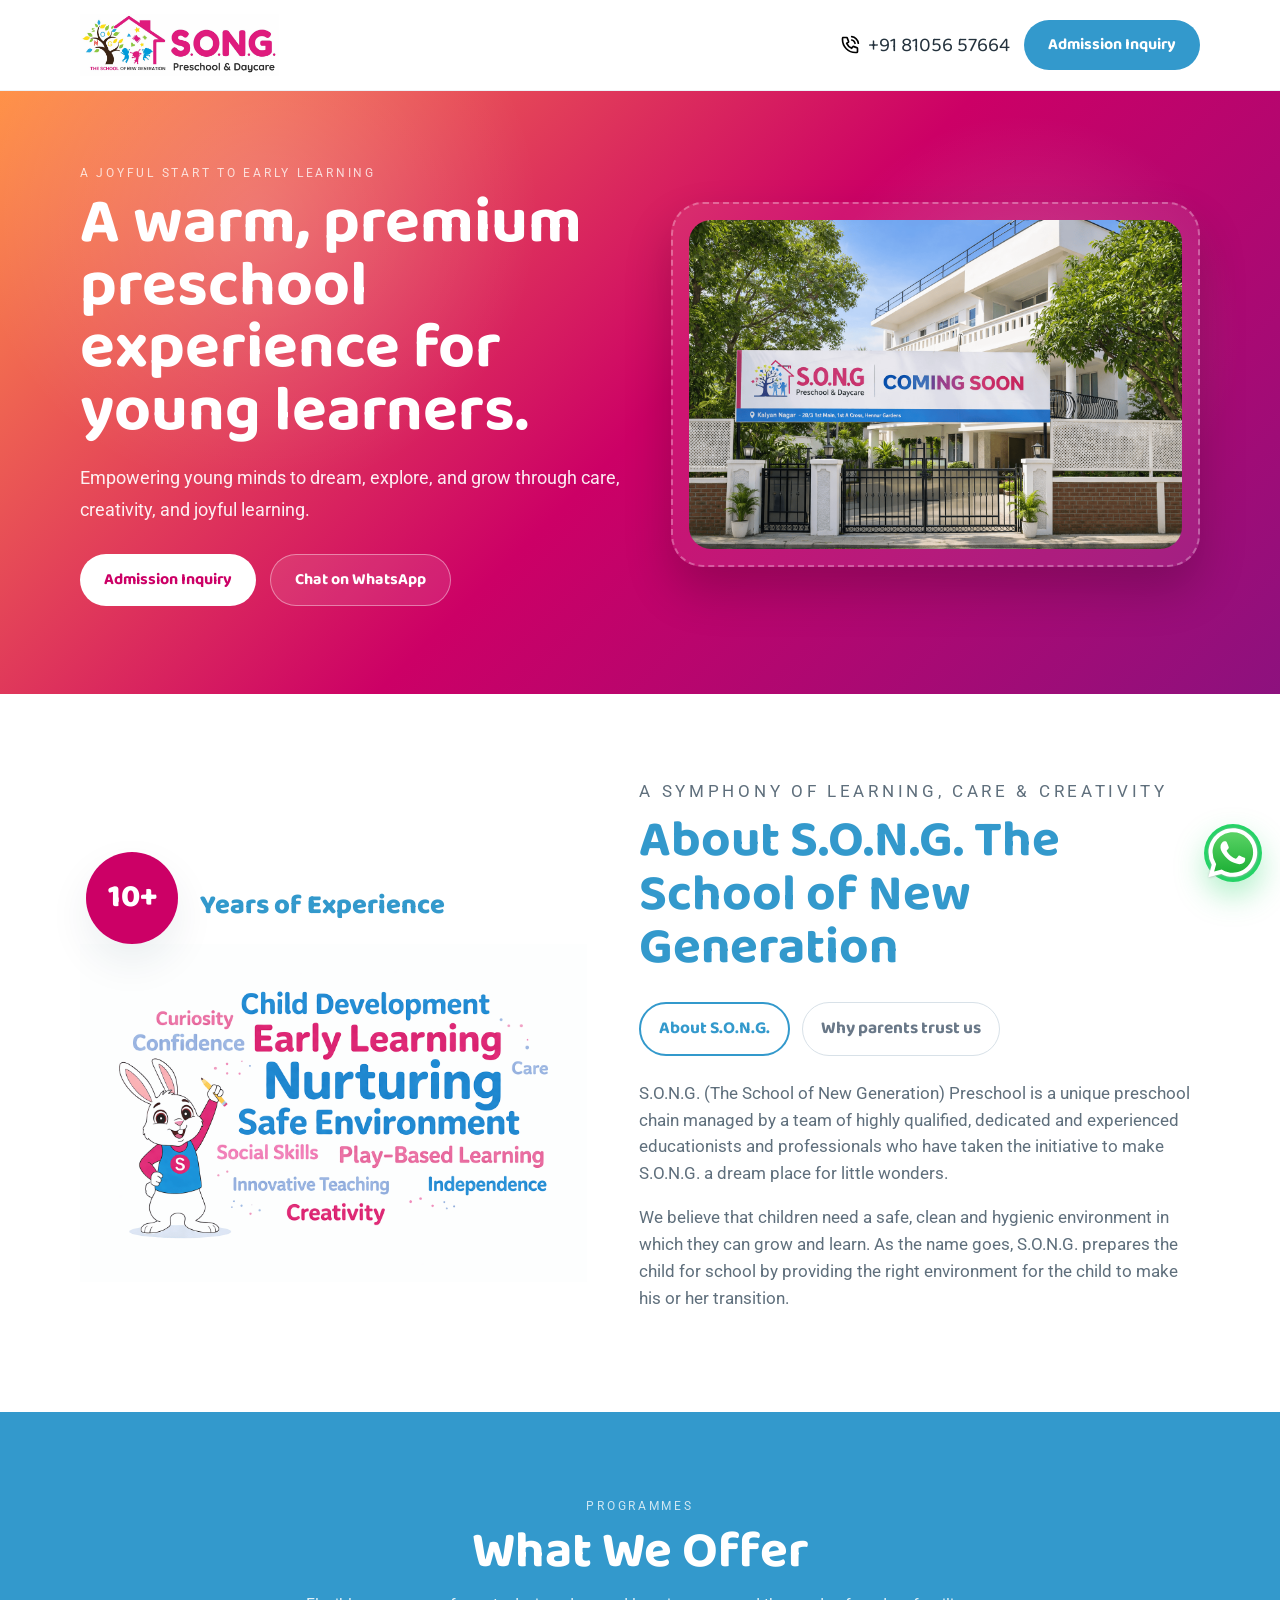
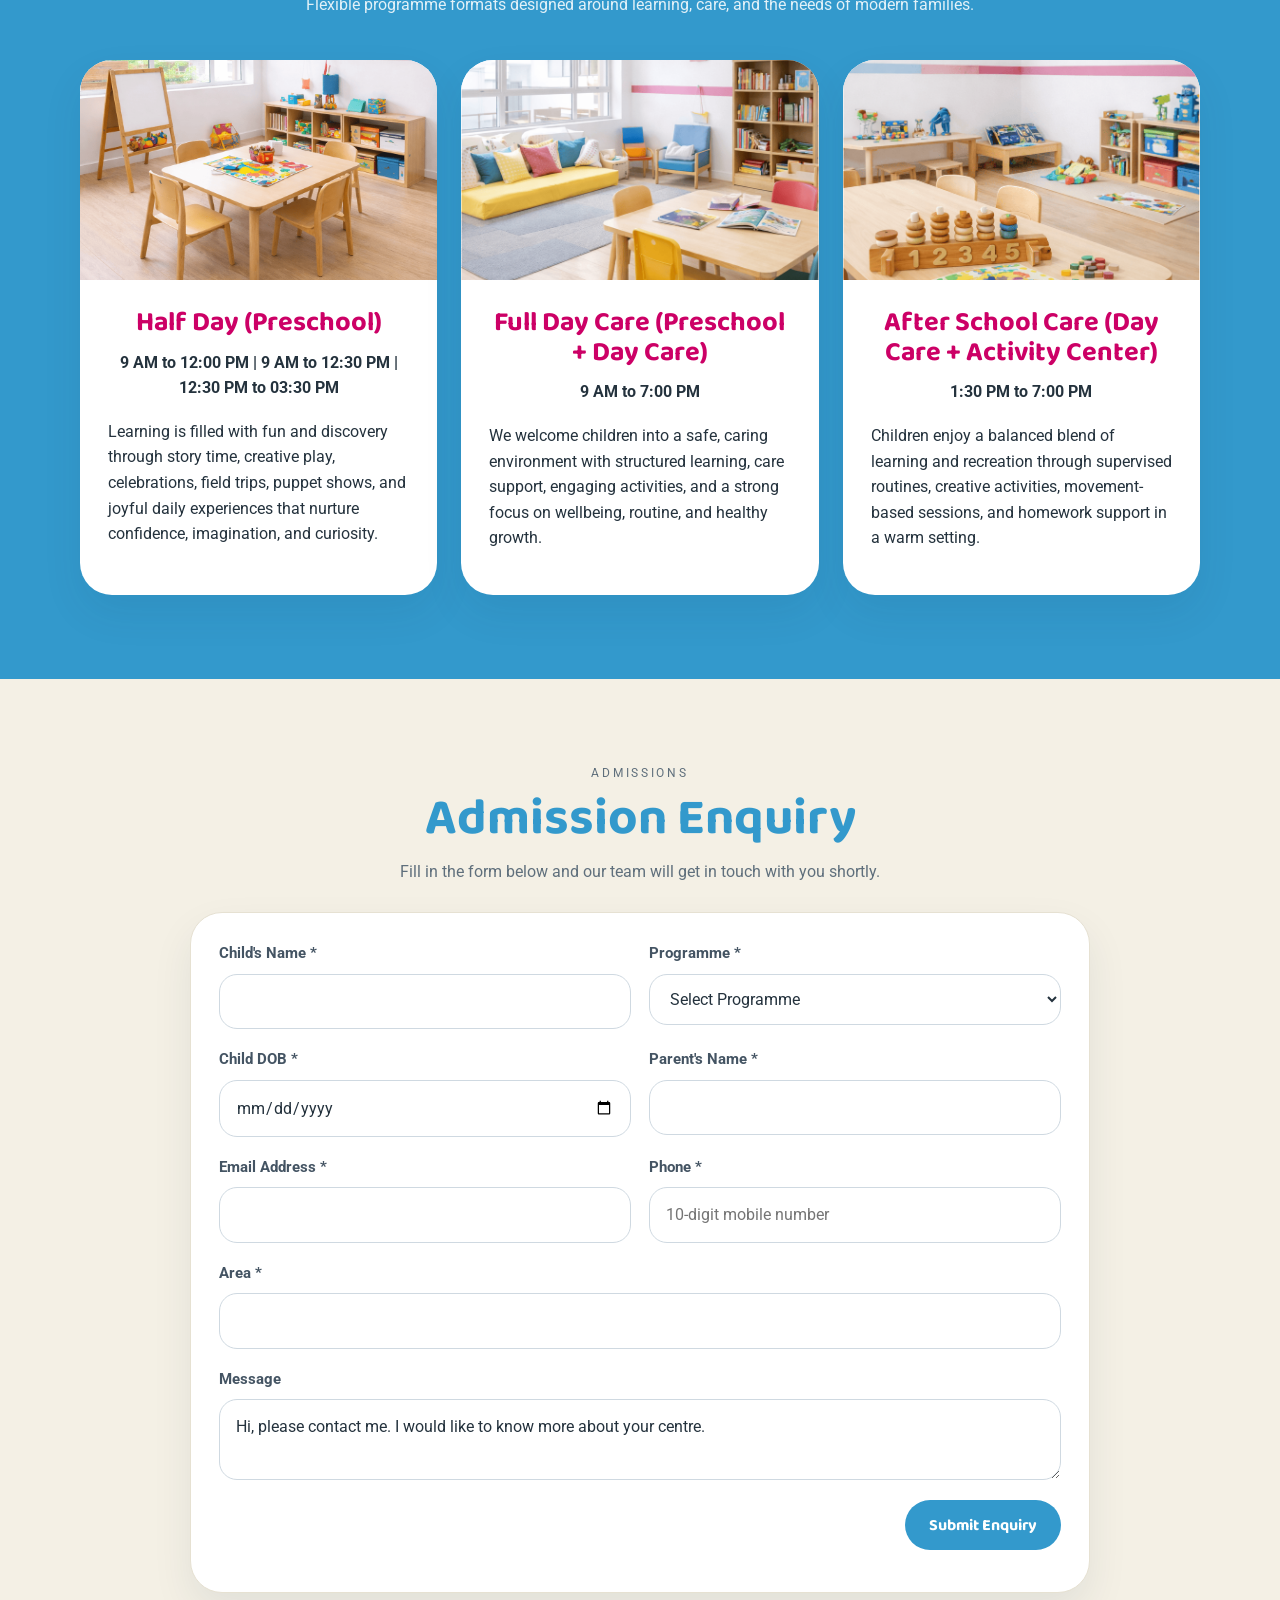
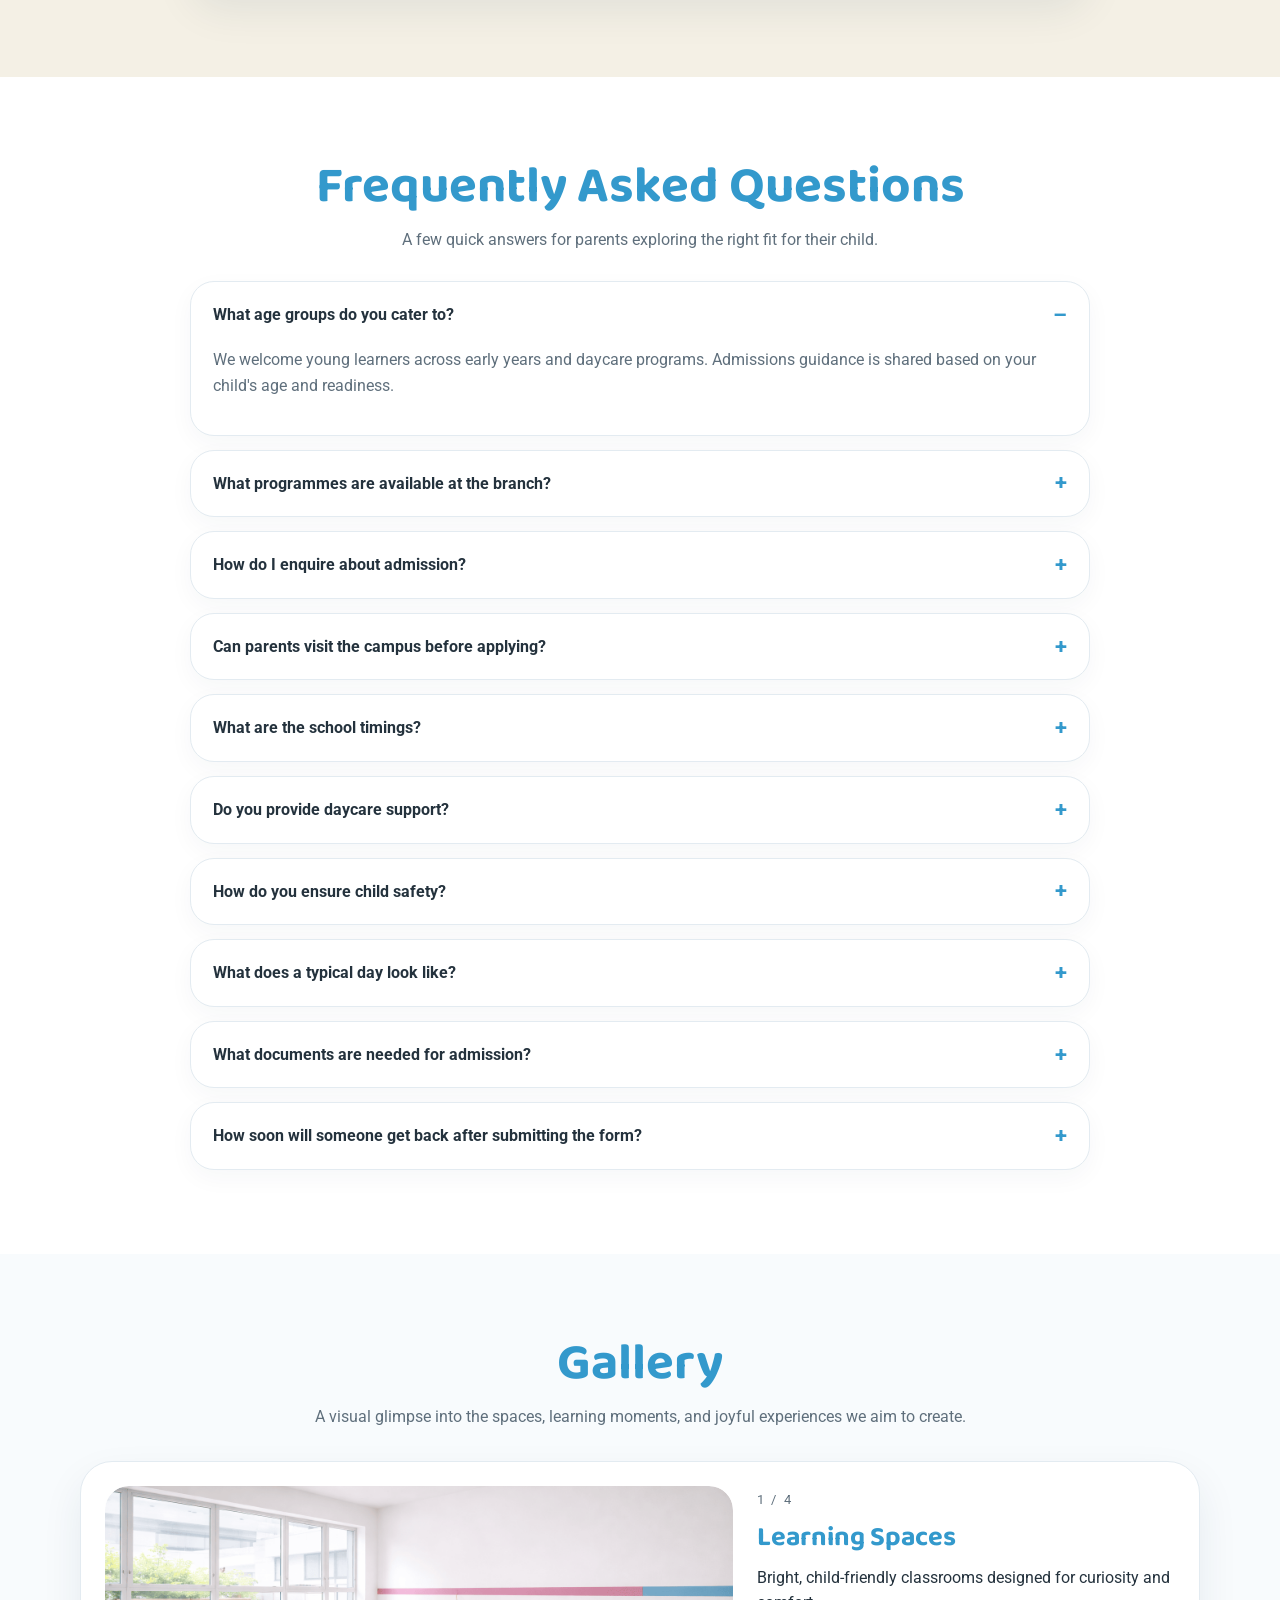
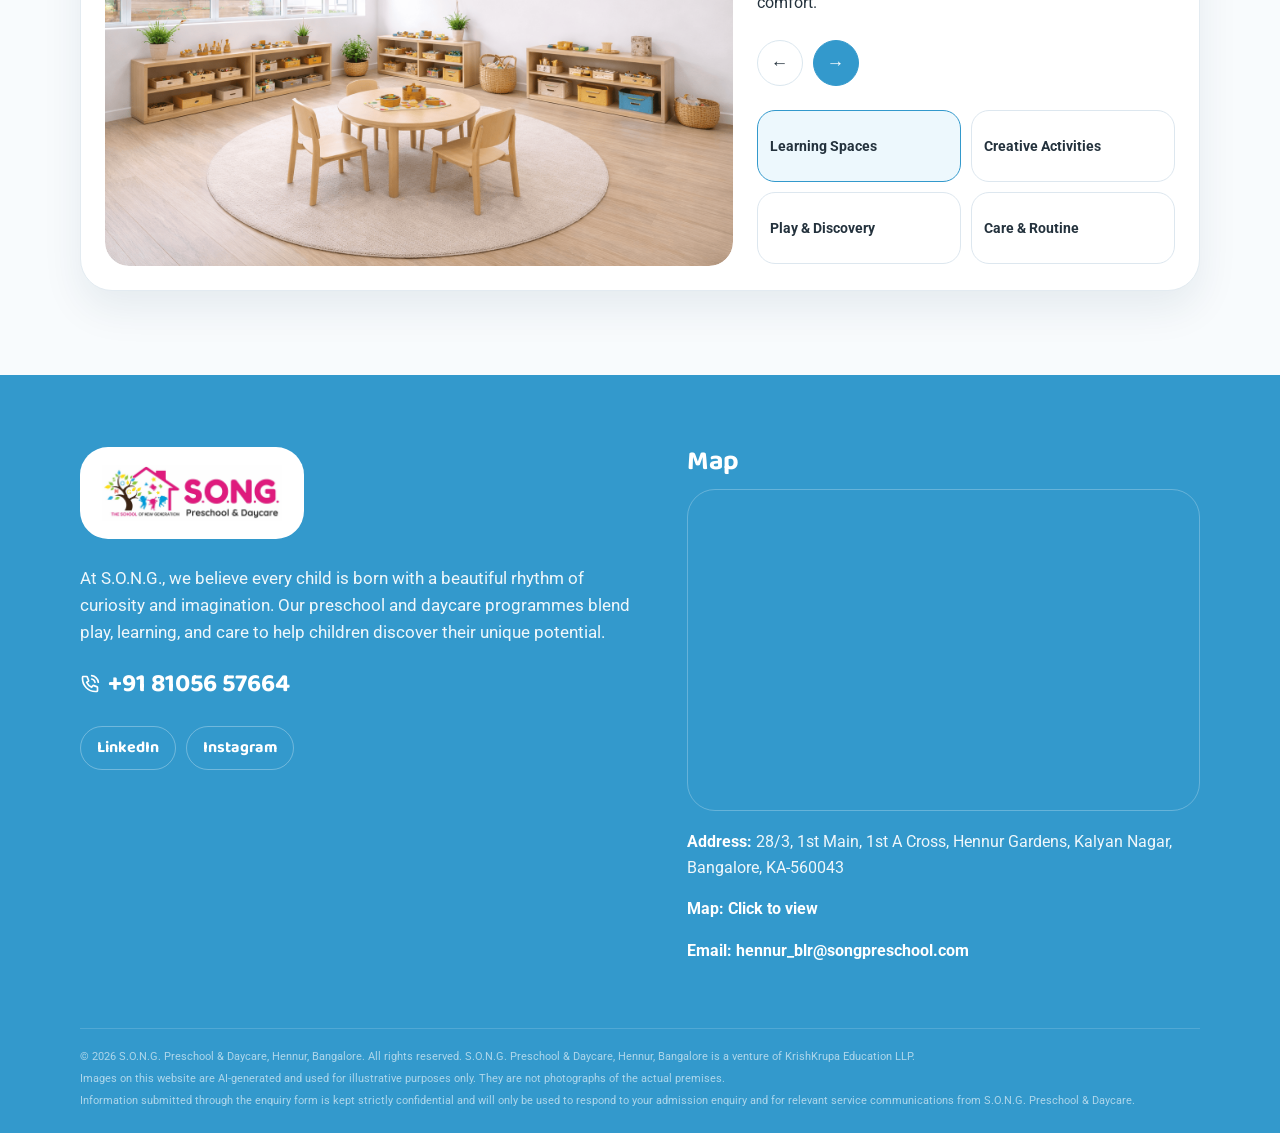
<file: song-website/index.html>
<!DOCTYPE html>
<html lang="en">
<head>
  <meta charset="UTF-8" />
  <meta name="viewport" content="width=device-width, initial-scale=1.0" />
  <title>S.O.N.G. Preschool & Daycare | Hennur, Bangalore</title>
  <meta name="description" content="S.O.N.G. Preschool & Daycare in Hennur, Bangalore. Explore our programmes, ask admission questions, and connect with us on WhatsApp." />
  <link rel="preconnect" href="https://fonts.googleapis.com">
  <link rel="preconnect" href="https://fonts.gstatic.com" crossorigin>
  <link href="https://fonts.googleapis.com/css2?family=Baloo+2:wght@400;500;600;700;800&family=Roboto:wght@400;500;700&display=swap" rel="stylesheet">
  <link rel="stylesheet" href="styles.css" />
</head>
<body>
  <a class="whatsapp-float" href="https://wa.me/918105657664" target="_blank" rel="noreferrer" aria-label="Chat on WhatsApp">
    <img src="assets/whatsapp.svg" alt="WhatsApp" />
  </a>

  <header class="site-header">
    <div class="container header-inner">
      <a class="brand" href="#top" aria-label="S.O.N.G. Preschool & Daycare home">
        <img src="assets/logo.png" alt="S.O.N.G. Preschool & Daycare" />
      </a>
      <div class="header-actions desktop-only">
        <a class="phone-link" href="tel:+918105657664">
          <img class="phone-icon" src="assets/phone-2.svg" alt="Phone" /><span>+91 81056 57664</span>
        </a>
        <a class="btn btn-primary" href="#admission">Admission Inquiry</a>
      </div>
      <div class="header-actions mobile-only">
        <a class="icon-btn" href="tel:+918105657664" aria-label="Call us">📞</a>
        <a class="btn btn-primary btn-small" href="#admission">Inquiry</a>
      </div>
    </div>
  </header>

  <main id="top">

    <!-- HERO -->
    <section class="hero-section">
      <div class="container hero-grid">
        <div class="hero-copy">
          <p class="eyebrow light">A joyful start to early learning</p>
          <h1>A warm, premium preschool experience for young learners.</h1>
          <p class="hero-text">
            Empowering young minds to dream, explore, and grow through care, creativity, and joyful learning.
          </p>
          <div class="hero-cta-group">
            <a class="btn btn-light" href="#admission">Admission Inquiry</a>
            <a class="btn btn-outline-light" href="https://wa.me/918105657664" target="_blank" rel="noreferrer">Chat on WhatsApp</a>
          </div>
        </div>
        <div class="hero-visuals">
          <div class="hero-image-card">
            <img src="assets/1-CenterCS.png" alt="S.O.N.G. Preschool Centre" class="hero-main-img" />
          </div>
        </div>
      </div>
    </section>

    <!-- ABOUT -->
    <section class="section about-section">
      <div class="container about-grid">
        <div class="about-visual-column">
          <div class="experience-badge">10+</div>
          <div class="experience-text">Years of Experience</div>
          <div class="about-visual-stack">
            <div class="about-image-wrap">
              <img src="assets/2-WhyUs.png" alt="Why parents trust S.O.N.G." class="about-img" />
            </div>
          </div>
        </div>

        <div class="about-content-column">
          <p class="eyebrow">A symphony of learning, care &amp; creativity</p>
          <h2>About S.O.N.G. The School of New Generation</h2>

          <div class="tab-buttons">
            <button class="tab-button active" data-tab="about">About S.O.N.G.</button>
            <button class="tab-button" data-tab="trust">Why parents trust us</button>
          </div>

          <div class="tab-panel active" id="tab-about">
            <p>
              S.O.N.G. (The School of New Generation) Preschool is a unique preschool chain managed by a team of highly qualified, dedicated and experienced educationists and professionals who have taken the initiative to make S.O.N.G. a dream place for little wonders.
            </p>
            <p>
              We believe that children need a safe, clean and hygienic environment in which they can grow and learn. As the name goes, S.O.N.G. prepares the child for school by providing the right environment for the child to make his or her transition.
            </p>
          </div>

          <div class="tab-panel" id="tab-trust">
            <p>
              At S.O.N.G. Preschool we believe that great parenting combined with quality education forms the foundation every child needs to unlock their full potential. Our mission is to give your child the best start in life, blending love, care, and strong early education in a fun-filled, multicultural environment.
            </p>
            <p>
              At S.O.N.G. Preschool, we redefine early childhood education through innovation, compassion, and a future-ready curriculum designed to support confidence, curiosity, and all-round development.
            </p>
            <ul class="trust-points">
              <li>Innovative curriculum: a blend of Montessori, playway and experiential learning.</li>
              <li>Holistic development: focus on physical, emotional, cognitive and social growth.</li>
              <li>Creative learning corners: art, music, storytelling and sensory engagement built into the day.</li>
              <li>A safe, caring environment with strong parent communication and support.</li>
            </ul>
          </div>
        </div>
      </div>
    </section>

    <!-- WHAT WE OFFER -->
    <section class="section offer-section">
      <div class="container">
        <p class="eyebrow light center">Programmes</p>
        <h2 class="center section-title-light">What We Offer</h2>
        <p class="section-subtitle light center">
          Flexible programme formats designed around learning, care, and the needs of modern families.
        </p>

        <div class="offer-grid">
          <article class="offer-card">
            <div class="offer-image-wrap">
              <img src="assets/3-HalfDay.png" alt="Half Day Preschool" class="offer-img" />
            </div>
            <div class="offer-content">
              <h3>Half Day (Preschool)</h3>
              <p class="offer-time">9 AM to 12:00 PM | 9 AM to 12:30 PM | 12:30 PM to 03:30 PM</p>
              <p>
                Learning is filled with fun and discovery through story time, creative play, celebrations, field trips, puppet shows, and joyful daily experiences that nurture confidence, imagination, and curiosity.
              </p>
            </div>
          </article>

          <article class="offer-card">
            <div class="offer-image-wrap">
              <img src="assets/4-FullDay.png" alt="Full Day Care" class="offer-img" />
            </div>
            <div class="offer-content">
              <h3>Full Day Care (Preschool + Day Care)</h3>
              <p class="offer-time">9 AM to 7:00 PM</p>
              <p>
                We welcome children into a safe, caring environment with structured learning, care support, engaging activities, and a strong focus on wellbeing, routine, and healthy growth.
              </p>
            </div>
          </article>

          <article class="offer-card">
            <div class="offer-image-wrap">
              <img src="assets/5-AfterSchoolCare.png" alt="After School Care" class="offer-img" />
            </div>
            <div class="offer-content">
              <h3>After School Care (Day Care + Activity Center)</h3>
              <p class="offer-time">1:30 PM to 7:00 PM</p>
              <p>
                Children enjoy a balanced blend of learning and recreation through supervised routines, creative activities, movement-based sessions, and homework support in a warm setting.
              </p>
            </div>
          </article>
        </div>
      </div>
    </section>

    <!-- ADMISSION FORM -->
    <section class="section admission-section" id="admission">
      <div class="container narrow">
        <p class="eyebrow center">Admissions</p>
        <h2 class="center">Admission Enquiry</h2>
        <p class="section-subtitle center">
          Fill in the form below and our team will get in touch with you shortly.
        </p>

        <div class="form-card">
          <form id="admission-form">
            <div class="form-grid">
              <div class="field">
                <label for="childName">Child's Name *</label>
                <input id="childName" name="childName" type="text" required />
              </div>

              <div class="field">
                <label for="programme">Programme *</label>
                <select id="programme" name="programme" required>
                  <option value="" disabled selected>Select Programme</option>
                  <option value="Half Day Preschool">Half Day (Preschool)</option>
                  <option value="Full Day Care">Full Day Care (Preschool + Day Care)</option>
                  <option value="After School Care">After School Care (Day Care + Activity Centre)</option>
                  <option value="Other">Other</option>
                </select>
              </div>

              <div class="field">
                <label for="childDOB">Child DOB *</label>
                <input id="childDOB" name="childDOB" type="date" required />
              </div>

              <div class="field">
                <label for="parentName">Parent's Name *</label>
                <input id="parentName" name="parentName" type="text" required />
              </div>

              <div class="field">
                <label for="email">Email Address *</label>
                <input id="email" name="email" type="email" required />
              </div>

              <div class="field">
                <label for="phone">Phone *</label>
                <input id="phone" name="phone" type="tel" required
                  pattern="[6-9][0-9]{9}"
                  maxlength="10"
                  placeholder="10-digit mobile number"
                  title="Please enter a valid 10-digit Indian mobile number (starting with 6, 7, 8 or 9)" />
              </div>

              <div class="field field-full-mobile">
                <label for="area">Area *</label>
                <input id="area" name="area" type="text" required />
              </div>

              <div class="field field-full">
                <label for="message">Message</label>
                <textarea id="message" name="message">Hi, please contact me. I would like to know more about your centre.</textarea>
              </div>
            </div>



            <div class="form-actions">
              <button class="btn btn-primary" type="submit" id="submit-btn">Submit Enquiry</button>
            </div>
            <p id="form-status" class="form-status" aria-live="polite"></p>
          </form>
        </div>
      </div>
    </section>

    <!-- FAQ -->
    <section class="section faq-section">
      <div class="container narrow">
        <h2 class="center">Frequently Asked Questions</h2>
        <p class="section-subtitle center">A few quick answers for parents exploring the right fit for their child.</p>

        <div class="faq-list">
          <details class="faq-item" open>
            <summary>What age groups do you cater to?</summary>
            <p>We welcome young learners across early years and daycare programs. Admissions guidance is shared based on your child's age and readiness.</p>
          </details>
          <details class="faq-item">
            <summary>What programmes are available at the branch?</summary>
            <p>We offer Half Day Preschool, Full Day Care, and After School Care, with age-appropriate activities and a nurturing learning environment.</p>
          </details>
          <details class="faq-item">
            <summary>How do I enquire about admission?</summary>
            <p>You can fill out the admission enquiry form on this page or contact us directly on WhatsApp or phone for a quick response.</p>
          </details>
          <details class="faq-item">
            <summary>Can parents visit the campus before applying?</summary>
            <p>Yes. We encourage families to schedule a visit so they can experience the environment, understand the programmes, and ask questions.</p>
          </details>
          <details class="faq-item">
            <summary>What are the school timings?</summary>
            <p>Programme timings vary by offering. The exact timing options are listed in the What We Offer section on this page.</p>
          </details>
          <details class="faq-item">
            <summary>Do you provide daycare support?</summary>
            <p>Yes. We provide full day care and after school care options designed to support working families with a safe and engaging setup.</p>
          </details>
          <details class="faq-item">
            <summary>How do you ensure child safety?</summary>
            <p>We prioritise a secure, child-friendly environment, trained staff, age-appropriate supervision, and clear parent communication.</p>
          </details>
          <details class="faq-item">
            <summary>What does a typical day look like?</summary>
            <p>A typical day blends guided learning, structured play, routines, creative activities, social interaction, and care in a balanced format.</p>
          </details>
          <details class="faq-item">
            <summary>What documents are needed for admission?</summary>
            <p>Our admissions team will guide you, but typically basic child and parent details along with required supporting documents are requested.</p>
          </details>
          <details class="faq-item">
            <summary>How soon will someone get back after submitting the form?</summary>
            <p>We aim to respond as quickly as possible, usually within one working day.</p>
          </details>
        </div>
      </div>
    </section>

    <!-- GALLERY -->
    <section class="section gallery-section">
      <div class="container">
        <h2 class="center">Gallery</h2>
        <p class="section-subtitle center">A visual glimpse into the spaces, learning moments, and joyful experiences we aim to create.</p>

        <div class="gallery-shell">
          <div class="gallery-main-card">
            <img src="assets/6-LearningSpace.png" alt="Learning Spaces" class="gallery-main-img" id="gallery-main-img" />
          </div>

          <div class="gallery-side-panel">
            <p class="gallery-counter"><span id="gallery-index">1</span> / 4</p>
            <h3 id="gallery-title">Learning Spaces</h3>
            <p id="gallery-desc">Bright, child-friendly classrooms designed for curiosity and comfort.</p>
            <div class="gallery-nav">
              <button class="gallery-nav-btn" id="gallery-prev" type="button" aria-label="Previous gallery item">←</button>
              <button class="gallery-nav-btn active" id="gallery-next" type="button" aria-label="Next gallery item">→</button>
            </div>
            <div class="gallery-thumbs" id="gallery-thumbs"></div>
          </div>
        </div>
      </div>
    </section>

  </main>

  <!-- FOOTER -->
  <footer class="site-footer">
    <div class="container footer-grid">
      <div>
        <div class="footer-brand-box">
          <img src="assets/logo.png" alt="S.O.N.G. Preschool & Daycare" />
        </div>
        <p class="footer-copy">
          At S.O.N.G., we believe every child is born with a beautiful rhythm of curiosity and imagination. Our preschool and daycare programmes blend play, learning, and care to help children discover their unique potential.
        </p>
        <p class="footer-phone">
          <a href="tel:+918105657664" style="display:inline-flex; align-items:center; gap:8px;">
            <img class="phone-icon" src="assets/phone.svg" alt="Phone" /><span>+91 81056 57664</span>
          </a>
        </p>
        <div class="social-links">
          <a href="https://in.linkedin.com/in/song-school-hennur-882a853bb" target="_blank" rel="noreferrer">LinkedIn</a>
          <a href="https://www.instagram.com/thesongpreschool/" target="_blank" rel="noreferrer">Instagram</a>
        </div>
      </div>

      <div>
        <h3>Map</h3>
        <div class="map-wrap">
          <iframe
            title="S.O.N.G. Preschool Hennur location"
            src="https://www.google.com/maps?q=13.037656925346417,77.64264177529549&z=16&output=embed"
            loading="lazy"
            referrerpolicy="no-referrer-when-downgrade"
            allowfullscreen>
          </iframe>
        </div>
        <div class="footer-details">
          <p><strong>Address:</strong> 28/3, 1st Main, 1st A Cross, Hennur Gardens, Kalyan Nagar, Bangalore, KA-560043</p>
          <p><strong>Map:</strong> <a class="footer-map-link" href="https://www.google.com/maps?q=13.037656925346417,77.64264177529549" target="_blank" rel="noreferrer">Click to view</a></p>
          <p><strong>Email:</strong> <a class="footer-email-link" href="mailto:hennur_blr@songpreschool.com">hennur_blr@songpreschool.com</a></p>
        </div>
      </div>
    </div>

    <div class="container footer-legal">
      <p>© 2026 S.O.N.G. Preschool &amp; Daycare, Hennur, Bangalore. All rights reserved. S.O.N.G. Preschool &amp; Daycare, Hennur, Bangalore is a venture of KrishKrupa Education LLP.</p>
      <p>Images on this website are AI-generated and used for illustrative purposes only. They are not photographs of the actual premises.</p>
      <p>Information submitted through the enquiry form is kept strictly confidential and will only be used to respond to your admission enquiry and for relevant service communications from S.O.N.G. Preschool &amp; Daycare.</p>
    </div>
  </footer>

  <script src="script.js"></script>
</body>
</html>
</file>
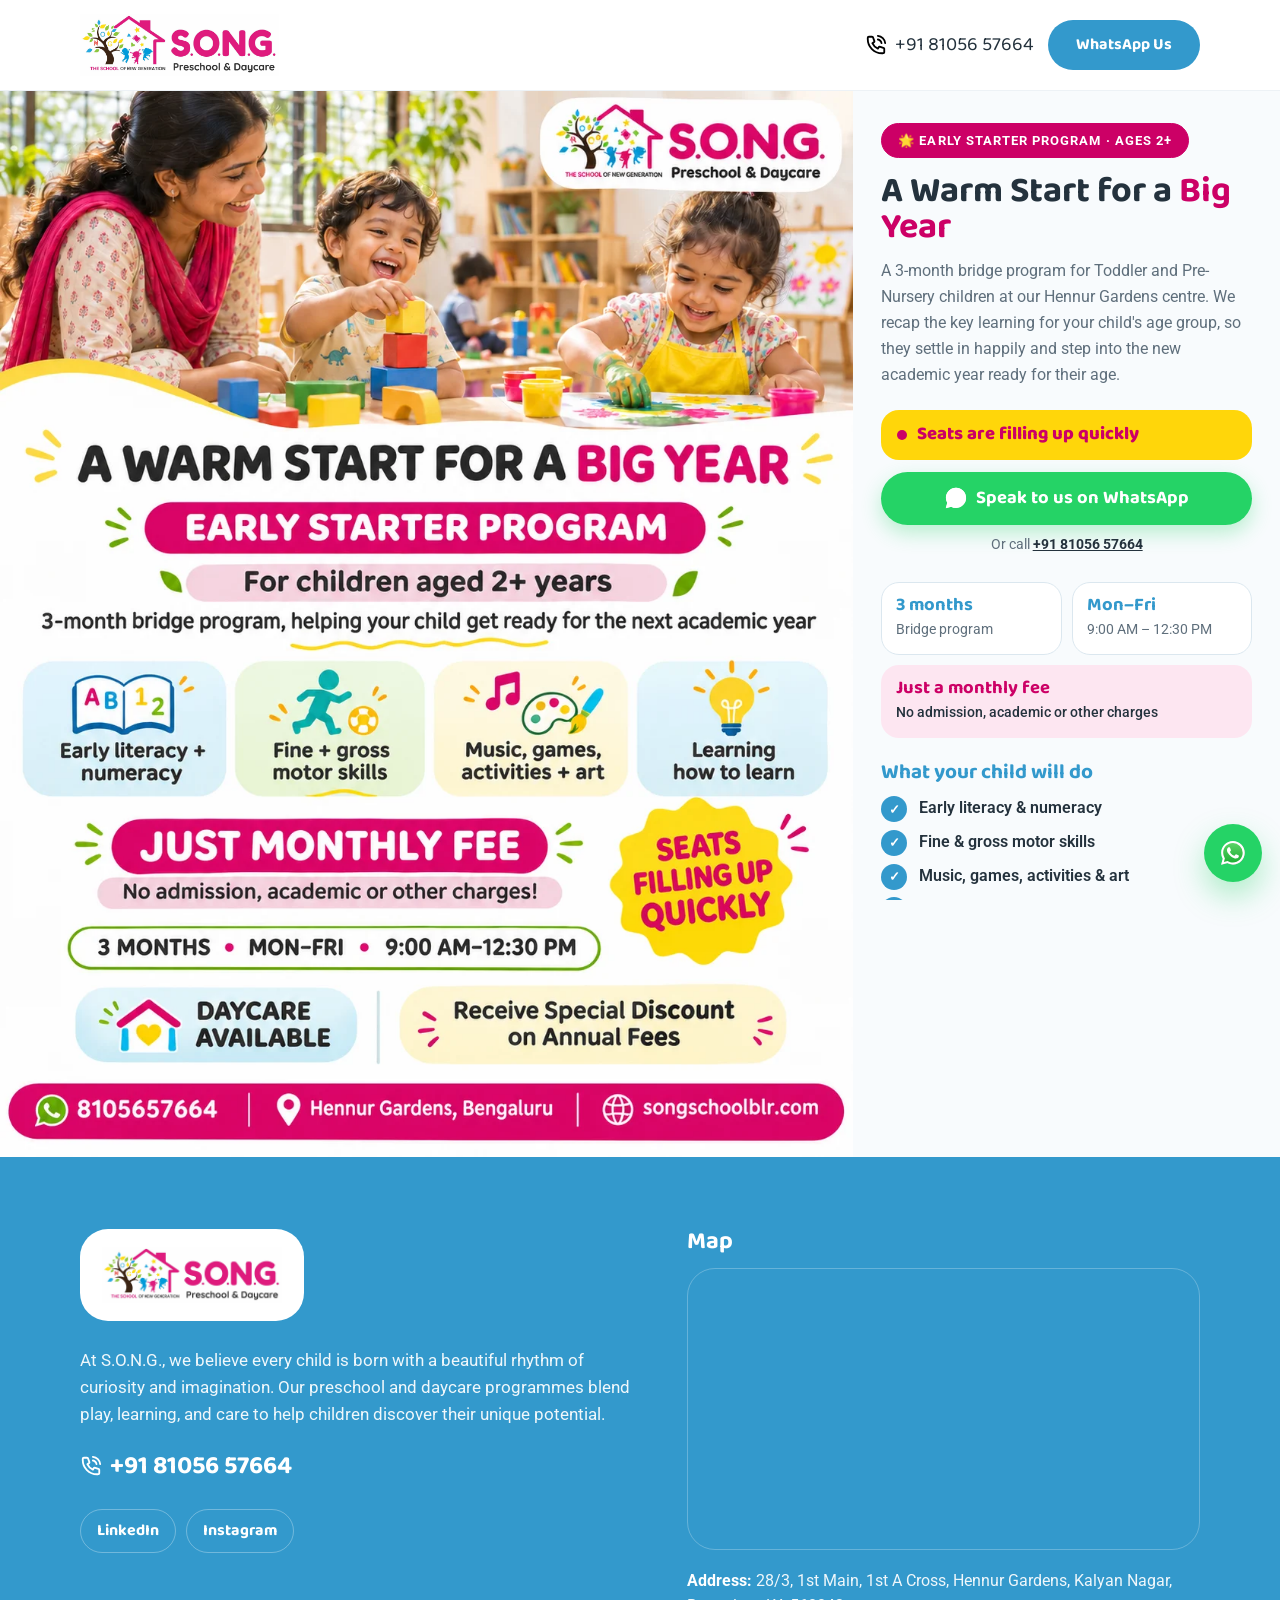
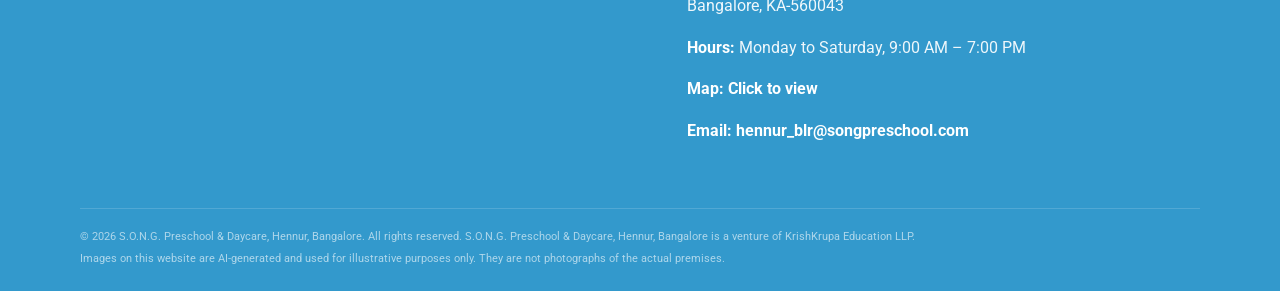
<file: early-starter-program-hennur.html>
<!DOCTYPE html>
<html lang="en">
<head>
  <meta charset="UTF-8" />
  <meta name="viewport" content="width=device-width, initial-scale=1.0" />
  <title>Early Starter Program for Ages 2+ in Hennur | S.O.N.G. Preschool</title>
  <meta name="description" content="A 3-month bridge program for Toddler and Pre-Nursery children at S.O.N.G. Preschool, Hennur Gardens. Mon–Fri, 9:00 AM–12:30 PM. Just a monthly fee, no admission charges. Daycare available." />
  <link rel="canonical" href="https://songschoolblr.com/early-starter-program-hennur" />

  <!-- Meta Pixel Code -->
  <script>
  !function(f,b,e,v,n,t,s)
  {if(f.fbq)return;n=f.fbq=function(){n.callMethod?
  n.callMethod.apply(n,arguments):n.queue.push(arguments)};
  if(!f._fbq)f._fbq=n;n.push=n;n.loaded=!0;n.version='2.0';
  n.queue=[];t=b.createElement(e);t.async=!0;
  t.src=v;s=b.getElementsByTagName(e)[0];
  s.parentNode.insertBefore(t,s)}(window, document,'script',
  'https://connect.facebook.net/en_US/fbevents.js');
  fbq('init', '1708940460262024');
  fbq('track', 'PageView');
  </script>
  <noscript><img height="1" width="1" style="display:none"
  src="https://www.facebook.com/tr?id=1708940460262024&ev=PageView&noscript=1"
  /></noscript>
  <!-- End Meta Pixel Code -->

  <!-- Open Graph -->
  <meta property="og:type" content="website" />
  <meta property="og:url" content="https://songschoolblr.com/early-starter-program-hennur" />
  <meta property="og:title" content="Early Starter Program | S.O.N.G. Preschool &amp; Daycare, Hennur" />
  <meta property="og:description" content="3-month bridge program for children aged 2+. Just a monthly fee. Seats filling up quickly." />
  <meta property="og:image" content="https://songschoolblr.com/assets/early-starter-poster.png" />
  <meta name="twitter:card" content="summary_large_image" />

  <!-- Google tag (gtag.js) -->
  <script async src="https://www.googletagmanager.com/gtag/js?id=AW-18223381052"></script>
  <script>
    window.dataLayer = window.dataLayer || [];
    function gtag(){dataLayer.push(arguments);}
    gtag('js', new Date());
    gtag('config', 'AW-18223381052');
  </script>

  <link rel="preconnect" href="https://fonts.googleapis.com">
  <link rel="preconnect" href="https://fonts.gstatic.com" crossorigin>
  <link href="https://fonts.googleapis.com/css2?family=Baloo+2:wght@400;500;600;700;800&family=Roboto:wght@400;500;700&display=swap" rel="stylesheet">

  <style>
    /* ── DESIGN TOKENS (matches main site exactly) ── */
    :root {
      --pink: #cc0066;
      --blue: #3399cc;
      --blue-dark: #267aa3;
      --text: #24323d;
      --muted: #5f6f7c;
      --bg-soft: #f8fbfd;
      --cream: #f4f0e5;
      --border: #dbe7ef;
      --white: #ffffff;
      --shadow: 0 18px 40px rgba(15, 50, 77, 0.08);
      --radius-xl: 32px;
      --radius-lg: 24px;
    }

    * { box-sizing: border-box; }
    html { scroll-behavior: smooth; }
    body {
      margin: 0;
      font-family: 'Roboto', sans-serif;
      color: var(--text);
      background: var(--white);
      line-height: 1.6;
    }
    img { max-width: 100%; display: block; }
    a { color: inherit; }
    button, input, select, textarea { font: inherit; }
    button { cursor: pointer; }

    .container { width: min(1120px, calc(100% - 32px)); margin: 0 auto; }
    .narrow { width: min(900px, calc(100% - 32px)); }

    h1, h2, h3, .btn, .tab-button, .footer-phone, .phone-link { font-family: 'Baloo 2', cursive; }
    h1, h2, h3, p { margin-top: 0; }
    h1 { font-size: clamp(2.4rem, 5vw, 4.2rem); line-height: 1.0; margin-bottom: 18px; }
    h2 { font-size: clamp(1.8rem, 4vw, 3rem); line-height: 1.05; margin-bottom: 12px; color: var(--blue); }
    h3 { font-size: 1.5rem; line-height: 1.1; margin-bottom: 12px; }
    .center { text-align: center; }
    .section-subtitle { max-width: 760px; margin: 0 auto; color: var(--muted); }
    .section-subtitle.light { color: rgba(255,255,255,0.86); }
    .eyebrow { font-size: 0.78rem; letter-spacing: 0.22em; text-transform: uppercase; color: var(--muted); margin-bottom: 10px; }
    .eyebrow.light { color: rgba(255,255,255,0.76); }

    /* BUTTONS */
    .btn {
      display: inline-flex; align-items: center; justify-content: center;
      gap: 8px; min-height: 50px; padding: 12px 28px; border-radius: 999px;
      text-decoration: none; font-weight: 700; border: none; transition: 0.2s ease;
      font-size: 1rem;
    }
    .btn:hover { transform: translateY(-2px); }
    .btn-primary { background: var(--blue); color: var(--white); }
    .btn-primary:hover { background: var(--blue-dark); }
    .btn-light { background: var(--white); color: var(--pink); }
    .btn-outline-light { color: var(--white); border: 1px solid rgba(255,255,255,0.4); background: rgba(255,255,255,0.1); }
    .btn-small { min-height: 44px; padding: 10px 16px; }
    .btn-pink { background: var(--pink); color: var(--white); }
    .btn-pink:hover { background: #a8004f; }

    /* HEADER */
    .site-header {
      position: sticky; top: 0; z-index: 50;
      background: rgba(255,255,255,0.95); backdrop-filter: blur(12px);
      border-bottom: 1px solid #edf2f6;
    }
    .header-inner { display: flex; align-items: center; justify-content: space-between; gap: 16px; padding: 14px 0; }
    .brand img { height: 62px; width: auto; object-fit: contain; }
    .header-actions { display: flex; align-items: center; gap: 14px; }
    .phone-link { display: inline-flex; align-items: center; gap: 8px; text-decoration: none; color: var(--text); font-size: 1.2rem; white-space: nowrap; }
    .desktop-only { display: flex; }
    .mobile-only { display: none; }
    .icon-btn { display: inline-flex; align-items: center; justify-content: center; height: 44px; width: 44px; border-radius: 50%; text-decoration: none; border: 1px solid var(--border); background: var(--white); font-size: 1.1rem; }

    /* HERO */
    .hero-section {
      position: relative; overflow: hidden; color: var(--white);
      background: linear-gradient(135deg, #ff9248 0%, var(--pink) 52%, #8d117e 100%);
    }
    .hero-section::before {
      content: ''; position: absolute; inset: 0;
      background: radial-gradient(circle at 20% 20%, rgba(255,255,255,0.18), transparent 25%),
                  radial-gradient(circle at 80% 40%, rgba(255,255,255,0.16), transparent 20%);
      pointer-events: none;
    }
    .hero-grid {
      position: relative; display: grid; grid-template-columns: 1.1fr 0.9fr;
      gap: 40px; align-items: center; padding: 72px 0 88px;
    }
    .hero-badge {
      display: inline-flex; align-items: center; gap: 8px;
      background: rgba(255,255,255,0.15); border: 1px solid rgba(255,255,255,0.3);
      border-radius: 999px; padding: 6px 16px; font-size: 0.82rem; font-weight: 700;
      letter-spacing: 0.08em; text-transform: uppercase; margin-bottom: 16px;
    }
    .hero-text { font-size: 1.12rem; line-height: 1.8; max-width: 620px; color: rgba(255,255,255,0.92); }
    .hero-cta-group { display: flex; flex-wrap: wrap; gap: 14px; margin-top: 28px; }
    .hero-image-card {
      border-radius: var(--radius-xl); overflow: hidden;
      box-shadow: 0 24px 48px rgba(0,0,0,0.2);
      background: rgba(255,255,255,0.08); border: 2px dashed rgba(255,255,255,0.3); padding: 16px;
    }
    .hero-main-img { width: 100%; height: auto; max-height: 480px; object-fit: contain; display: block; border-radius: 22px; }

    /* SECTION BASE */
    .section { padding: 84px 0; }

    /* PAIN POINT */
    .pain-section { background: var(--white); }
    .pain-grid { display: grid; grid-template-columns: 1fr 1fr; gap: 52px; align-items: center; }
    .pain-body { font-size: 1.05rem; color: var(--muted); line-height: 1.9; }

    /* FEATURES CARDS */
    .features-section { background: var(--blue); color: var(--white); }
    .features-grid { display: grid; grid-template-columns: repeat(3, 1fr); gap: 22px; margin-top: 42px; }
    .feature-card {
      background: var(--white); color: var(--text); border-radius: var(--radius-lg);
      padding: 28px; box-shadow: var(--shadow);
    }
    .feature-icon { font-size: 2.2rem; margin-bottom: 14px; }
    .feature-card h3 { font-size: 1.1rem; color: var(--pink); margin-bottom: 8px; }
    .feature-card p { font-size: 0.96rem; color: var(--muted); margin: 0; }

    /* WHY SONG */
    .why-section { background: var(--bg-soft); }
    .why-grid { display: grid; grid-template-columns: 1fr 1fr; gap: 52px; align-items: start; margin-top: 36px; }
    .why-list { list-style: none; padding: 0; margin: 0; display: grid; gap: 14px; }
    .why-list li {
      position: relative; padding-left: 44px; font-size: 1.05rem; font-weight: 600; color: var(--text);
    }
    .why-list li::before {
      content: '✓'; position: absolute; left: 0; top: 0; width: 30px; height: 30px;
      border-radius: 50%; display: inline-flex; align-items: center; justify-content: center;
      background: var(--blue); color: var(--white); font-size: 0.9rem; font-weight: 700;
    }
    .why-cta-box {
      background: var(--white); border-radius: var(--radius-xl); border: 1px solid var(--border);
      box-shadow: var(--shadow); padding: 36px;
    }
    .why-cta-box h3 { color: var(--blue); }
    .why-cta-box p { color: var(--muted); margin-bottom: 24px; }

    /* FAQ */
    .faq-section { background: var(--white); }
    .faq-list { margin-top: 28px; display: grid; gap: 14px; }
    .faq-item { border: 1px solid #e3ebf1; border-radius: 24px; background: var(--white); box-shadow: 0 8px 24px rgba(15,50,77,0.04); overflow: hidden; }
    .faq-item summary { list-style: none; cursor: pointer; padding: 20px 22px; font-weight: 700; color: var(--text); position: relative; padding-right: 52px; }
    .faq-item summary::-webkit-details-marker { display: none; }
    .faq-item summary::after { content: '+'; position: absolute; right: 22px; top: 50%; transform: translateY(-50%); color: var(--blue); font-size: 1.4rem; font-weight: 700; }
    .faq-item[open] summary::after { content: '–'; }
    .faq-item p { padding: 0 22px 20px; color: var(--muted); margin: 0; }

    /* MID CTA STRIP */
    .cta-strip { background: linear-gradient(135deg, #ff9248 0%, var(--pink) 52%, #8d117e 100%); color: var(--white); padding: 64px 0; }
    .cta-strip-inner { text-align: center; }
    .cta-strip h2 { color: var(--white); margin-bottom: 12px; }
    .cta-strip p { color: rgba(255,255,255,0.9); margin-bottom: 28px; font-size: 1.1rem; }
    .cta-strip-btns { display: flex; flex-wrap: wrap; justify-content: center; gap: 16px; }

    /* LEAD FORM */
    .lead-form-section { background: var(--cream); }
    .form-card { margin-top: 28px; background: var(--white); border-radius: var(--radius-xl); border: 1px solid #e6e1d2; box-shadow: var(--shadow); padding: 36px; }
    .form-grid { display: grid; grid-template-columns: repeat(2, 1fr); gap: 18px; }
    .field { display: flex; flex-direction: column; gap: 8px; }
    .field label { font-size: 0.95rem; font-weight: 700; color: #445463; }
    .field input, .field select, .field textarea { width: 100%; border-radius: 18px; border: 1px solid #cfd9e1; background: var(--white); padding: 14px 16px; color: var(--text); }
    .field input:focus, .field select:focus, .field textarea:focus { outline: 2px solid rgba(51,153,204,0.2); border-color: var(--blue); }
    .field-full { grid-column: 1 / -1; }
    .form-actions { display: flex; justify-content: flex-end; margin-top: 20px; }
    .form-status { margin: 14px 2px 0; font-size: 0.95rem; color: #486172; }
    .form-status.success { color: #0f8d4a; }
    .form-status.error { color: #b42318; }

    /* TEAM */
    .team-section { background: var(--cream); }
    .team-shell { margin-top: 32px; display: flex; align-items: center; gap: 16px; }
    .team-arrow { flex-shrink: 0; width: 46px; height: 46px; border-radius: 50%; border: 1px solid #dbe7ef; background: var(--white); color: var(--text); font-size: 1.1rem; cursor: pointer; transition: 0.2s ease; box-shadow: var(--shadow); }
    .team-arrow:hover { background: var(--blue); color: var(--white); border-color: var(--blue); }
    .team-card { flex: 1; background: var(--white); border-radius: var(--radius-xl); border: 1px solid #e3ebf1; box-shadow: var(--shadow); overflow: hidden; display: grid; grid-template-columns: 300px 1fr; }
    .team-photo-panel { background: #e8f4fd; display: flex; align-items: stretch; }
    .team-main-photo { width: 100%; height: 100%; min-height: 280px; max-height: 400px; object-fit: cover; object-position: top center; display: block; }
    .team-info-panel { padding: 36px; display: flex; flex-direction: column; justify-content: flex-start; }
    .team-name { font-size: 1.6rem; color: var(--blue); margin-bottom: 4px; }
    .team-designation { font-size: 1rem; font-weight: 700; color: var(--pink); margin-bottom: 16px; }
    .team-bio { color: var(--muted); font-size: 1rem; line-height: 1.75; margin-bottom: 0; }
    .team-counter-label { text-align: center; font-size: 0.82rem; letter-spacing: 0.18em; text-transform: uppercase; color: var(--muted); margin-top: 16px; }

    /* GALLERY */
    .gallery-section { background: var(--bg-soft); }
    .gallery-shell { margin-top: 32px; background: var(--white); border-radius: var(--radius-xl); border: 1px solid #e3ebf1; box-shadow: var(--shadow); padding: 24px; display: grid; grid-template-columns: 1.2fr 0.8fr; gap: 24px; align-items: center; }
    .gallery-main-card { border-radius: var(--radius-lg); overflow: hidden; min-height: 360px; }
    .gallery-main-img { width: 100%; height: 360px; object-fit: cover; display: block; border-radius: var(--radius-lg); transition: opacity 0.3s ease; }
    .gallery-side-panel h3 { color: var(--blue); }
    .gallery-counter { font-size: 0.82rem; letter-spacing: 0.18em; text-transform: uppercase; color: var(--muted); }
    .gallery-nav { display: flex; gap: 10px; margin: 24px 0; }
    .gallery-nav-btn { width: 46px; height: 46px; border-radius: 50%; border: 1px solid #dbe7ef; background: var(--white); color: var(--text); font-size: 1.1rem; }
    .gallery-nav-btn.active { background: var(--blue); color: var(--white); border-color: var(--blue); }
    .gallery-thumbs { display: grid; grid-template-columns: repeat(2, 1fr); gap: 10px; }
    .gallery-thumb { min-height: 72px; border-radius: 18px; border: 1px solid #dde7ef; padding: 12px; background: var(--white); text-align: left; color: var(--text); font-size: 0.86rem; font-weight: 700; }
    .gallery-thumb.active { border-color: var(--blue); background: #edf8fd; }

    /* FOOTER */
    .site-footer { background: var(--blue); color: var(--white); padding: 72px 0 0; }
    .footer-grid { display: grid; grid-template-columns: 1.05fr 0.95fr; gap: 40px; padding-bottom: 48px; }
    .footer-brand-box { display: inline-flex; flex-direction: column; align-items: flex-start; gap: 6px; padding: 18px 22px; border-radius: 28px; background: var(--white); color: var(--text); }
    .footer-brand-box img { height: 56px; width: auto; }
    .footer-copy { margin: 26px 0 18px; max-width: 560px; color: rgba(255,255,255,0.92); font-size: 1.05rem; }
    .footer-phone { margin: 0 0 18px; font-size: 1.6rem; font-weight: 700; font-family: 'Baloo 2', cursive; }
    .footer-phone a, .footer-details a, .social-links a { color: var(--white); text-decoration: none; }
    .social-links { display: flex; flex-wrap: wrap; gap: 10px; }
    .social-links a { display: inline-flex; align-items: center; justify-content: center; min-height: 40px; padding: 8px 16px; border-radius: 999px; border: 1px solid rgba(255,255,255,0.3); font-family: 'Baloo 2', cursive; font-weight: 700; }
    .map-wrap { margin-top: 12px; border-radius: 28px; overflow: hidden; border: 1px solid rgba(255,255,255,0.25); min-height: 280px; }
    .map-wrap iframe { display: block; width: 100%; height: 280px; border: 0; }
    .footer-details { margin-top: 18px; color: rgba(255,255,255,0.92); }
    .footer-details strong { color: var(--white); }
    .footer-map-link, .footer-email-link { font-weight: 700; text-decoration: underline; color: inherit; }
    .footer-legal { border-top: 1px solid rgba(255,255,255,0.15); padding: 20px 0 24px; display: flex; flex-direction: column; gap: 6px; }
    .footer-legal p { margin: 0; font-size: 8pt; color: rgba(255,255,255,0.6); line-height: 1.5; }

    /* WHATSAPP FLOAT */
    .whatsapp-float { position: fixed; bottom: 18px; right: 18px; z-index: 60; width: 58px; height: 58px; border-radius: 50%; display: inline-flex; align-items: center; justify-content: center; text-decoration: none; background: #25d366; box-shadow: 0 14px 30px rgba(37,211,102,0.35); font-size: 1.45rem; }

    /* TABLET */
    @media (max-width: 980px) {
      .hero-grid, .pain-grid, .why-grid, .gallery-shell, .footer-grid { grid-template-columns: 1fr; }
      .features-grid { grid-template-columns: repeat(2, 1fr); }
      .team-card { grid-template-columns: 1fr; }
      .team-main-photo { min-height: 240px; height: 240px; }
      .team-info-panel { padding: 28px; }
    }

    /* MOBILE */
    @media (max-width: 760px) {
      .desktop-only { display: none; }
      .mobile-only { display: flex; }
      .section { padding: 64px 0; }
      .hero-grid { padding: 52px 0 68px; }
      .features-grid { grid-template-columns: 1fr; }
      .form-grid { grid-template-columns: 1fr; }
      .field-full { grid-column: auto; }
      .hero-cta-group { flex-direction: column; }
      .hero-cta-group .btn { width: 100%; }
      .gallery-shell { grid-template-columns: 1fr; }
      .gallery-main-img { height: 240px; }
      .cta-strip-btns { flex-direction: column; align-items: center; }
      .cta-strip-btns .btn { width: 100%; max-width: 320px; }
      .team-shell { gap: 8px; }
      .team-arrow { width: 36px; height: 36px; font-size: 0.9rem; }
    }

    /* EARLY STARTER PAGE */
    .es-section { background: var(--bg-soft); }
    .es-grid { display: grid; grid-template-columns: 2fr 1fr; align-items: start; }
    .es-poster { background: var(--white); }
    .es-poster img { width: 100%; height: auto; }
    .es-panel { position: sticky; top: 91px; max-height: calc(100vh - 91px); overflow-y: auto; padding: 32px 28px 36px; }
    .es-badge { background: var(--pink); border-color: var(--pink); color: var(--white); }
    .es-title { font-size: clamp(2rem, 2.8vw, 2.8rem); color: var(--text); margin-bottom: 12px; }
    .es-title span { color: var(--pink); }
    .es-lead { color: var(--muted); font-size: 1.02rem; }
    .es-urgent { display: flex; align-items: center; gap: 10px; margin: 22px 0 12px; padding: 10px 16px; border-radius: 18px; background: #ffd60a; color: var(--pink); font-family: 'Baloo 2', cursive; font-weight: 800; font-size: 1.15rem; }
    .es-dot { width: 10px; height: 10px; border-radius: 50%; background: var(--pink); flex: none; animation: esPulse 1.6s infinite; }
    @keyframes esPulse { 0%{box-shadow:0 0 0 0 rgba(204,0,102,.5)} 70%{box-shadow:0 0 0 10px rgba(204,0,102,0)} 100%{box-shadow:0 0 0 0 rgba(204,0,102,0)} }
    .es-wa { width: 100%; background: #25d366; color: var(--white); font-size: 1.15rem; box-shadow: 0 8px 20px rgba(37,211,102,.3); }
    .es-wa:hover { background: #1da851; }
    .es-wa img { filter: brightness(0) invert(1); }
    .es-sub { text-align: center; font-size: 0.9rem; color: var(--muted); margin: 8px 0 0; }
    .es-sub a { font-weight: 700; color: var(--text); }
    .es-facts { display: grid; grid-template-columns: 1fr 1fr; gap: 10px; margin: 26px 0 8px; }
    .es-fact { background: var(--white); border: 1px solid var(--border); border-radius: 18px; padding: 12px 14px; }
    .es-fact b { display: block; font-family: 'Baloo 2', cursive; font-size: 1.15rem; color: var(--blue); line-height: 1.15; }
    .es-fact span { font-size: 0.88rem; color: var(--muted); }
    .es-fee { grid-column: 1 / -1; background: #fde6f1; border-color: transparent; }
    .es-fee b { color: var(--pink); }
    .es-fee span { color: var(--text); font-weight: 500; }
    .es-h { font-size: 1.3rem; color: var(--blue); margin: 24px 0 12px; }
    .es-list { gap: 10px; }
    .es-list li { font-size: 0.98rem; padding-left: 38px; line-height: 1.5; }
    .es-list li::before { width: 26px; height: 26px; font-size: 0.8rem; }
    .es-perks { display: grid; gap: 10px; margin: 24px 0 20px; }
    .es-perk { border-radius: 18px; padding: 12px 16px; font-size: 0.95rem; color: var(--muted); }
    .es-perk b { display: block; font-family: 'Baloo 2', cursive; font-size: 1.1rem; color: var(--text); line-height: 1.2; }
    .es-perk-blue { background: #e3f1fb; }
    .es-perk-cream { background: var(--cream); }

    @media (max-width: 980px) {
      .es-grid { grid-template-columns: 1fr; }
      .es-panel { position: static; max-height: none; overflow: visible; padding: 28px 16px 96px; }
    }
    @media (prefers-reduced-motion: reduce) { .es-dot { animation: none; } }
  </style>
</head>
<body>

  <!-- WhatsApp Float -->
  <a class="whatsapp-float" href="https://wa.me/918105657664?text=Hi%20S.O.N.G.%2C%20I%27d%20like%20to%20know%20more%20about%20the%20Early%20Starter%20Program." target="_blank" rel="noreferrer" aria-label="Chat on WhatsApp">
    <img src="assets/whatsapp.svg" alt="WhatsApp" width="28" height="28" />
  </a>

  <!-- HEADER -->
  <header class="site-header">
    <div class="container header-inner">
      <a class="brand" href="https://songschoolblr.com" aria-label="S.O.N.G. Preschool & Daycare home">
        <img src="assets/logo.png" alt="S.O.N.G. Preschool & Daycare" />
      </a>
      <div class="header-actions desktop-only">
        <a class="phone-link" href="tel:+918105657664">
          <img src="assets/phone-2.svg" alt="Phone" width="22" height="22" style="display:inline-block" />
          <span>+91 81056 57664</span>
        </a>
        <a class="btn btn-primary" href="https://wa.me/918105657664?text=Hi%20S.O.N.G.%2C%20I%27d%20like%20to%20know%20more%20about%20the%20Early%20Starter%20Program." target="_blank" rel="noreferrer" data-cta="es-header">WhatsApp Us</a>
      </div>
      <div class="header-actions mobile-only">
        <a class="icon-btn" href="tel:+918105657664" aria-label="Call us">📞</a>
        <a class="btn btn-primary btn-small" href="https://wa.me/918105657664?text=Hi%20S.O.N.G.%2C%20I%27d%20like%20to%20know%20more%20about%20the%20Early%20Starter%20Program." target="_blank" rel="noreferrer" data-cta="es-header-m">WhatsApp</a>
      </div>
    </div>
  </header>

  <main>

    <!-- EARLY STARTER: poster (2/3) + details & WhatsApp CTA (1/3) -->
    <section class="es-section">
      <div class="es-grid">

        <div class="es-poster">
          <picture>
            <source srcset="assets/early-starter-poster.webp" type="image/webp">
            <img src="assets/early-starter-poster.png" width="1122" height="1402"
                 alt="S.O.N.G. Early Starter Program poster: A warm start for a big year. For children aged 2+ years. 3-month bridge program to get ready for the next academic year. Early literacy and numeracy, fine and gross motor skills, music, games, activities and art, learning how to learn. Just a monthly fee, no admission, academic or other charges. 3 months, Monday to Friday, 9:00 AM to 12:30 PM. Daycare available. Special discount on annual fees. Seats filling up quickly." />
          </picture>
        </div>

        <aside class="es-panel" aria-label="Early Starter Program details">
          <div class="hero-badge es-badge">🌟 Early Starter Program · Ages 2+</div>
          <h1 class="es-title">A Warm Start for a <span>Big Year</span></h1>
          <p class="es-lead">A 3-month bridge program for Toddler and Pre-Nursery children at our Hennur Gardens centre. We recap the key learning for your child's age group, so they settle in happily and step into the new academic year ready for their age.</p>

          <div class="es-urgent"><span class="es-dot" aria-hidden="true"></span>Seats are filling up quickly</div>
          <a class="btn es-wa" href="https://wa.me/918105657664?text=Hi%20S.O.N.G.%2C%20I%27d%20like%20to%20know%20more%20about%20the%20Early%20Starter%20Program." target="_blank" rel="noreferrer" data-cta="es-wa-top">
            <img src="assets/whatsapp.svg" alt="" width="24" height="24" /> Speak to us on WhatsApp
          </a>
          <p class="es-sub">Or call <a href="tel:+918105657664">+91 81056 57664</a></p>

          <div class="es-facts">
            <div class="es-fact"><b>3 months</b><span>Bridge program</span></div>
            <div class="es-fact"><b>Mon–Fri</b><span>9:00 AM – 12:30 PM</span></div>
            <div class="es-fact es-fee"><b>Just a monthly fee</b><span>No admission, academic or other charges</span></div>
          </div>

          <h3 class="es-h">What your child will do</h3>
          <ul class="why-list es-list">
            <li>Early literacy &amp; numeracy</li>
            <li>Fine &amp; gross motor skills</li>
            <li>Music, games, activities &amp; art</li>
            <li>Learning how to learn</li>
          </ul>

          <h3 class="es-h">Our centre</h3>
          <ul class="why-list es-list">
            <li>Safe &amp; hygienic, with CCTV</li>
            <li>Expert, caring teachers</li>
            <li>Spacious, bright, ventilated classrooms</li>
            <li>Montessori-inspired, play-based learning</li>
          </ul>

          <div class="es-perks">
            <div class="es-perk es-perk-blue"><b>Daycare available</b>Extend your child's day with our daycare.</div>
            <div class="es-perk es-perk-cream"><b>Special discount on annual fees</b>For Early Starter children who continue with us next year.</div>
          </div>

          <a class="btn es-wa" href="https://wa.me/918105657664?text=Hi%20S.O.N.G.%2C%20I%27d%20like%20to%20reserve%20a%20seat%20in%20the%20Early%20Starter%20Program." target="_blank" rel="noreferrer" data-cta="es-wa-bottom">
            <img src="assets/whatsapp.svg" alt="" width="24" height="24" /> Reserve a seat on WhatsApp
          </a>
        </aside>

      </div>
    </section>

  </main>

  <!-- FOOTER -->
  <footer class="site-footer">
    <div class="container footer-grid">
      <div>
        <div class="footer-brand-box">
          <img src="assets/logo.png" alt="S.O.N.G. Preschool & Daycare" />
        </div>
        <p class="footer-copy">
          At S.O.N.G., we believe every child is born with a beautiful rhythm of curiosity and imagination. Our preschool and daycare programmes blend play, learning, and care to help children discover their unique potential.
        </p>
        <p class="footer-phone">
          <a href="tel:+918105657664" style="display:inline-flex;align-items:center;gap:8px;">
            <img src="assets/phone.svg" alt="Phone" width="22" height="22" style="display:inline-block" />
            <span>+91 81056 57664</span>
          </a>
        </p>
        <div class="social-links">
          <a href="https://in.linkedin.com/in/song-school-hennur-882a853bb" target="_blank" rel="noreferrer">LinkedIn</a>
          <a href="https://www.instagram.com/song_hennur_blr/" target="_blank" rel="noreferrer">Instagram</a>
        </div>
      </div>
      <div>
        <h3 style="color:var(--white)">Map</h3>
        <div class="map-wrap">
          <iframe
            title="S.O.N.G. Preschool Hennur location"
            src="https://www.google.com/maps?q=13.037656925346417,77.64264177529549&z=16&output=embed"
            loading="lazy" referrerpolicy="no-referrer-when-downgrade" allowfullscreen>
          </iframe>
        </div>
        <div class="footer-details">
          <p><strong>Address:</strong> 28/3, 1st Main, 1st A Cross, Hennur Gardens, Kalyan Nagar, Bangalore, KA-560043</p>
          <p><strong>Hours:</strong> Monday to Saturday, 9:00 AM &ndash; 7:00 PM</p>
          <p><strong>Map:</strong> <a class="footer-map-link" href="https://www.google.com/maps?q=13.037656925346417,77.64264177529549" target="_blank" rel="noreferrer">Click to view</a></p>
          <p><strong>Email:</strong> <a class="footer-email-link" href="mailto:hennur_blr@songpreschool.com">hennur_blr@songpreschool.com</a></p>
        </div>
      </div>
    </div>
    <div class="container footer-legal">
      <p>© 2026 S.O.N.G. Preschool &amp; Daycare, Hennur, Bangalore. All rights reserved. S.O.N.G. Preschool &amp; Daycare, Hennur, Bangalore is a venture of KrishKrupa Education LLP.</p>
      <p>Images on this website are AI-generated and used for illustrative purposes only. They are not photographs of the actual premises.</p>
    </div>
  </footer>

  <script>
    // Track WhatsApp clicks as leads (Meta Pixel + Google Ads)
    document.querySelectorAll('a[href*="wa.me"]').forEach(function (link) {
      link.addEventListener('click', function () {
        if (typeof fbq !== 'undefined') fbq('track', 'Contact', { content_name: 'Early Starter Program' });
        if (typeof gtag !== 'undefined') gtag('event', 'whatsapp_click', { program: 'Early Starter', cta: link.dataset.cta || 'float' });
      });
    });
  </script>
</body>
</html>
</file>
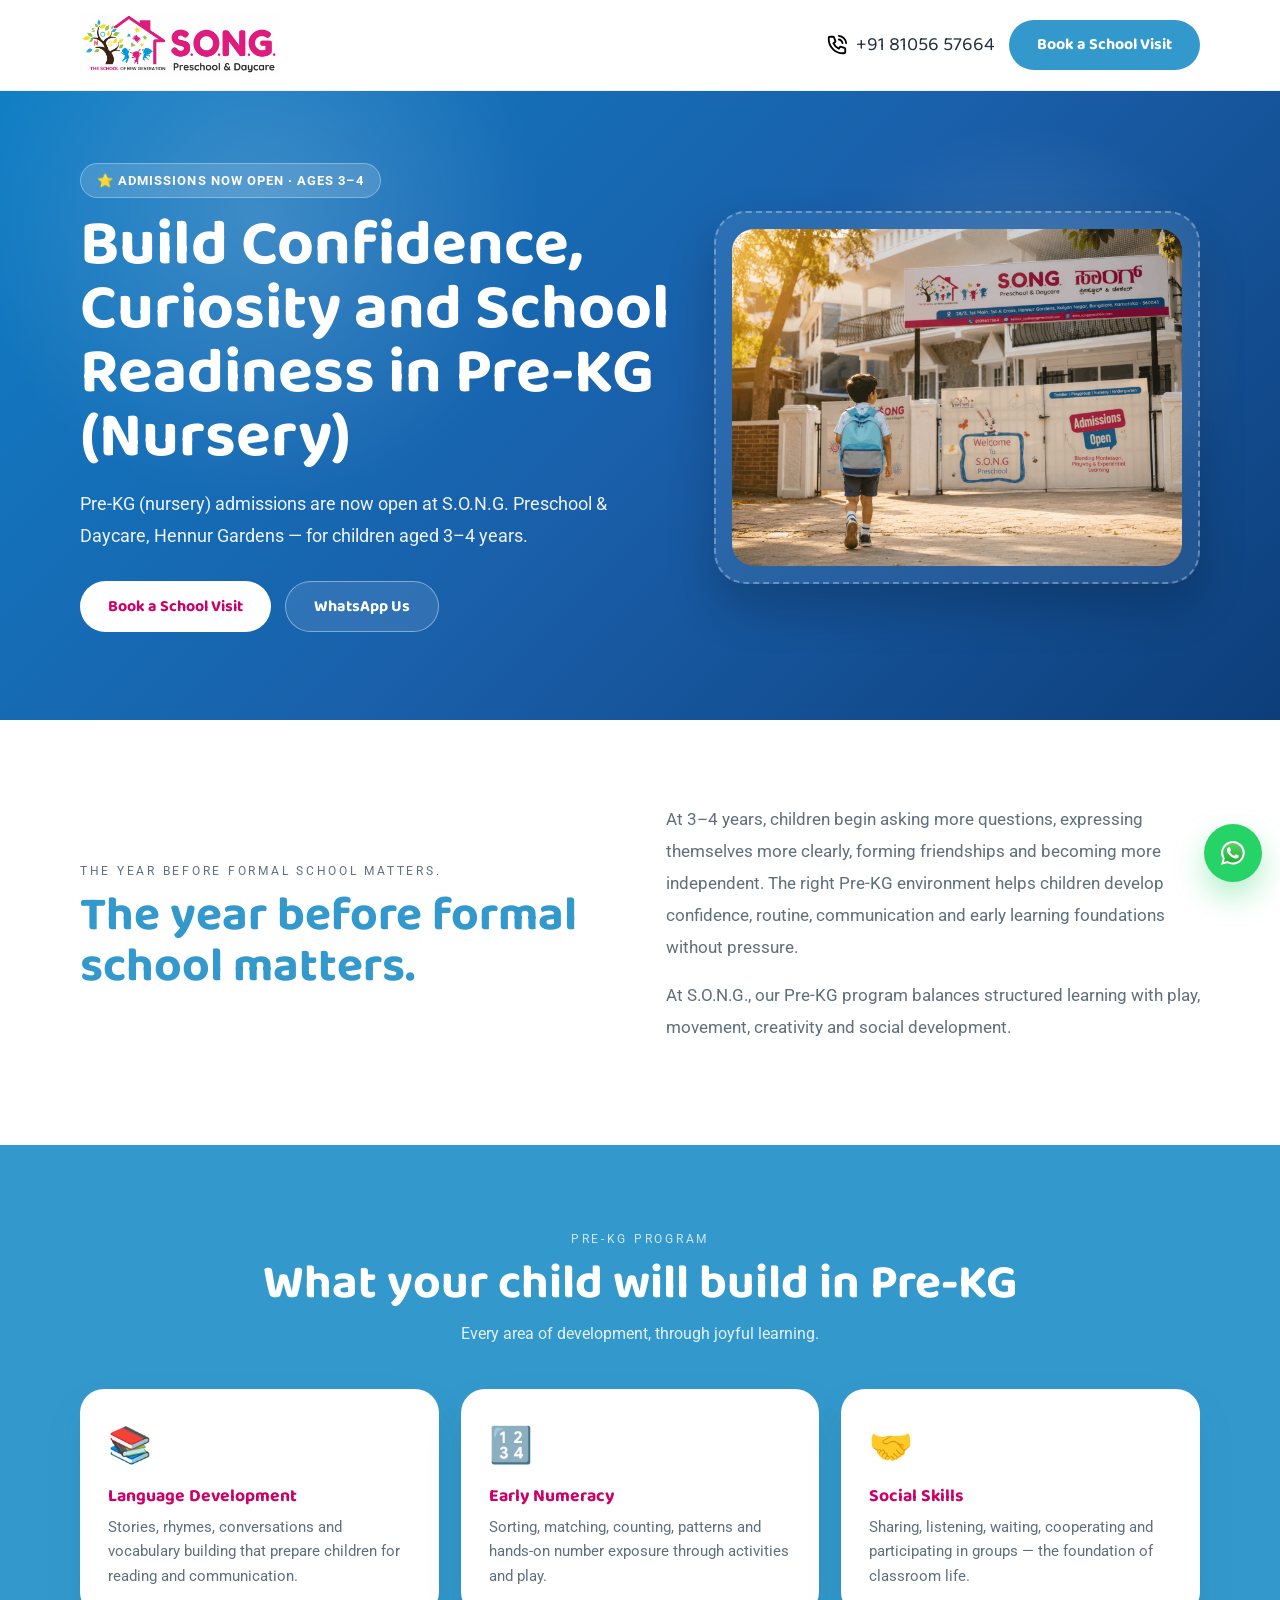
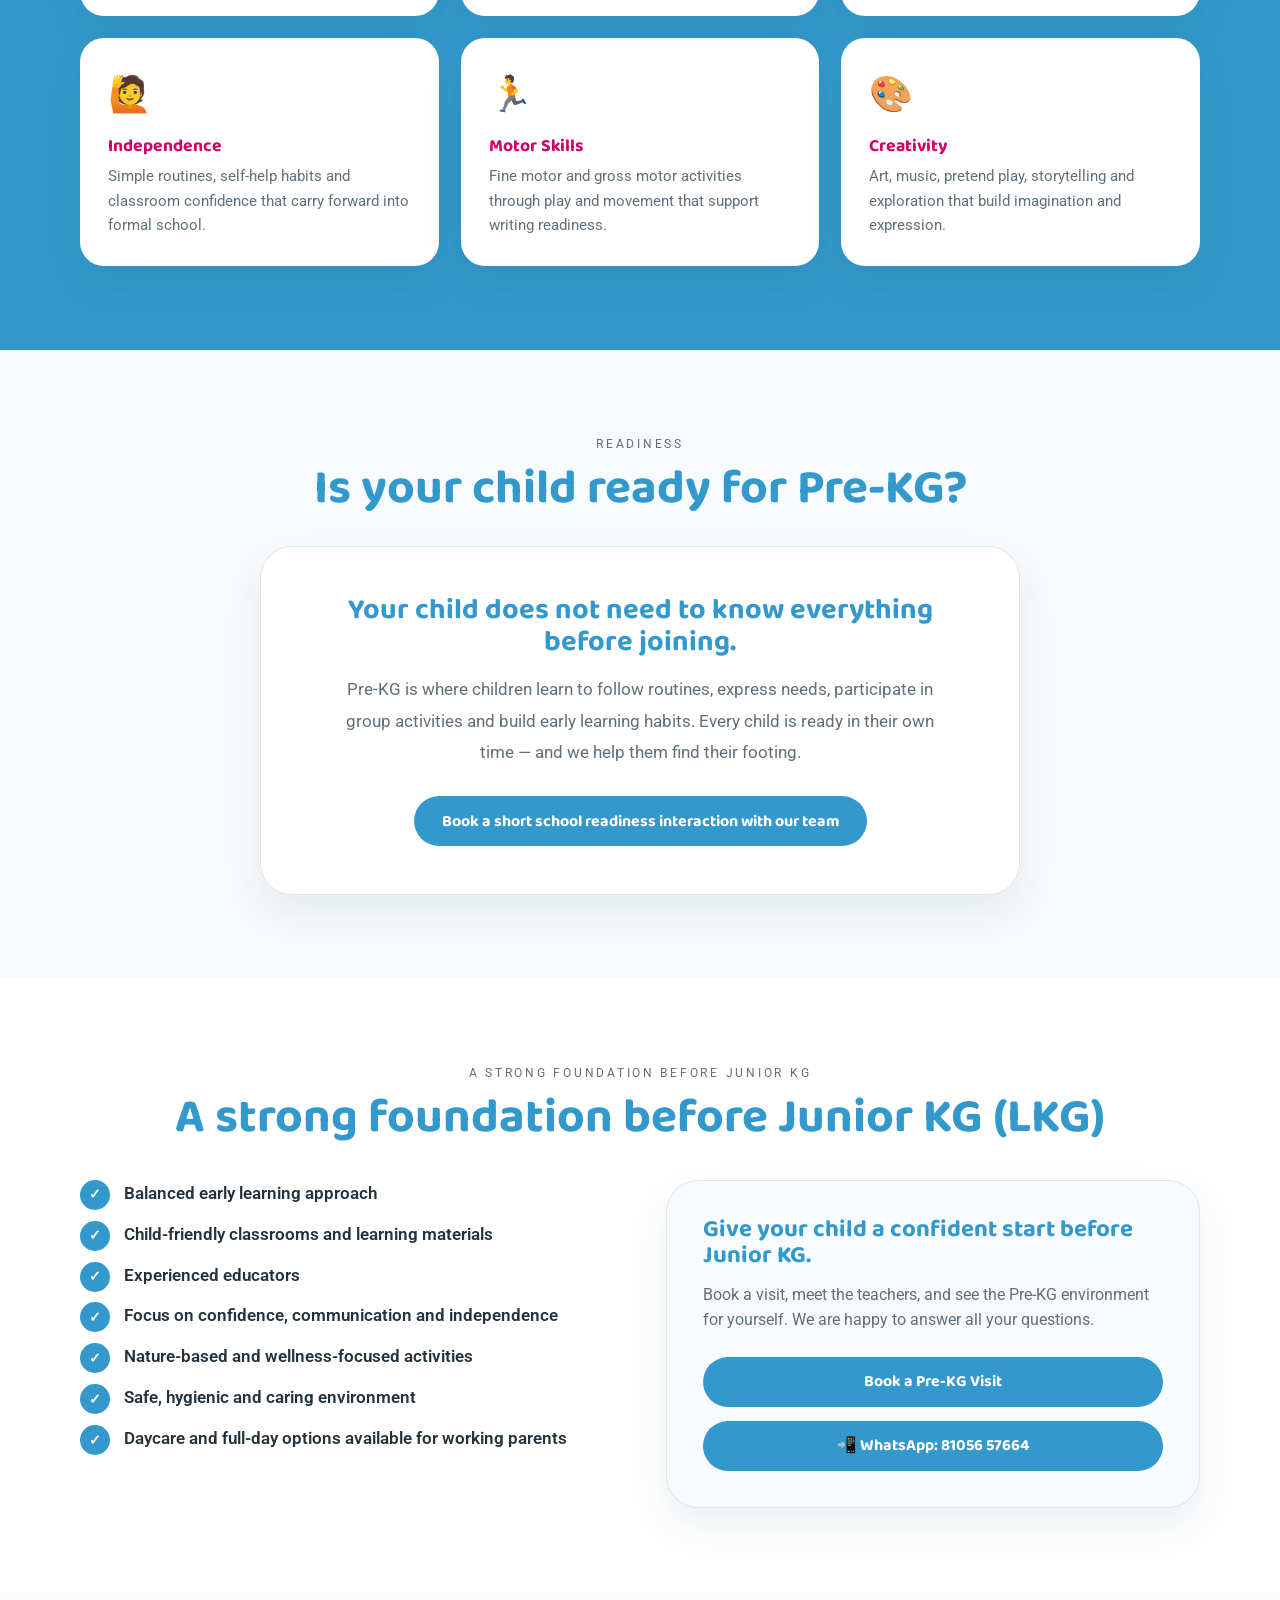
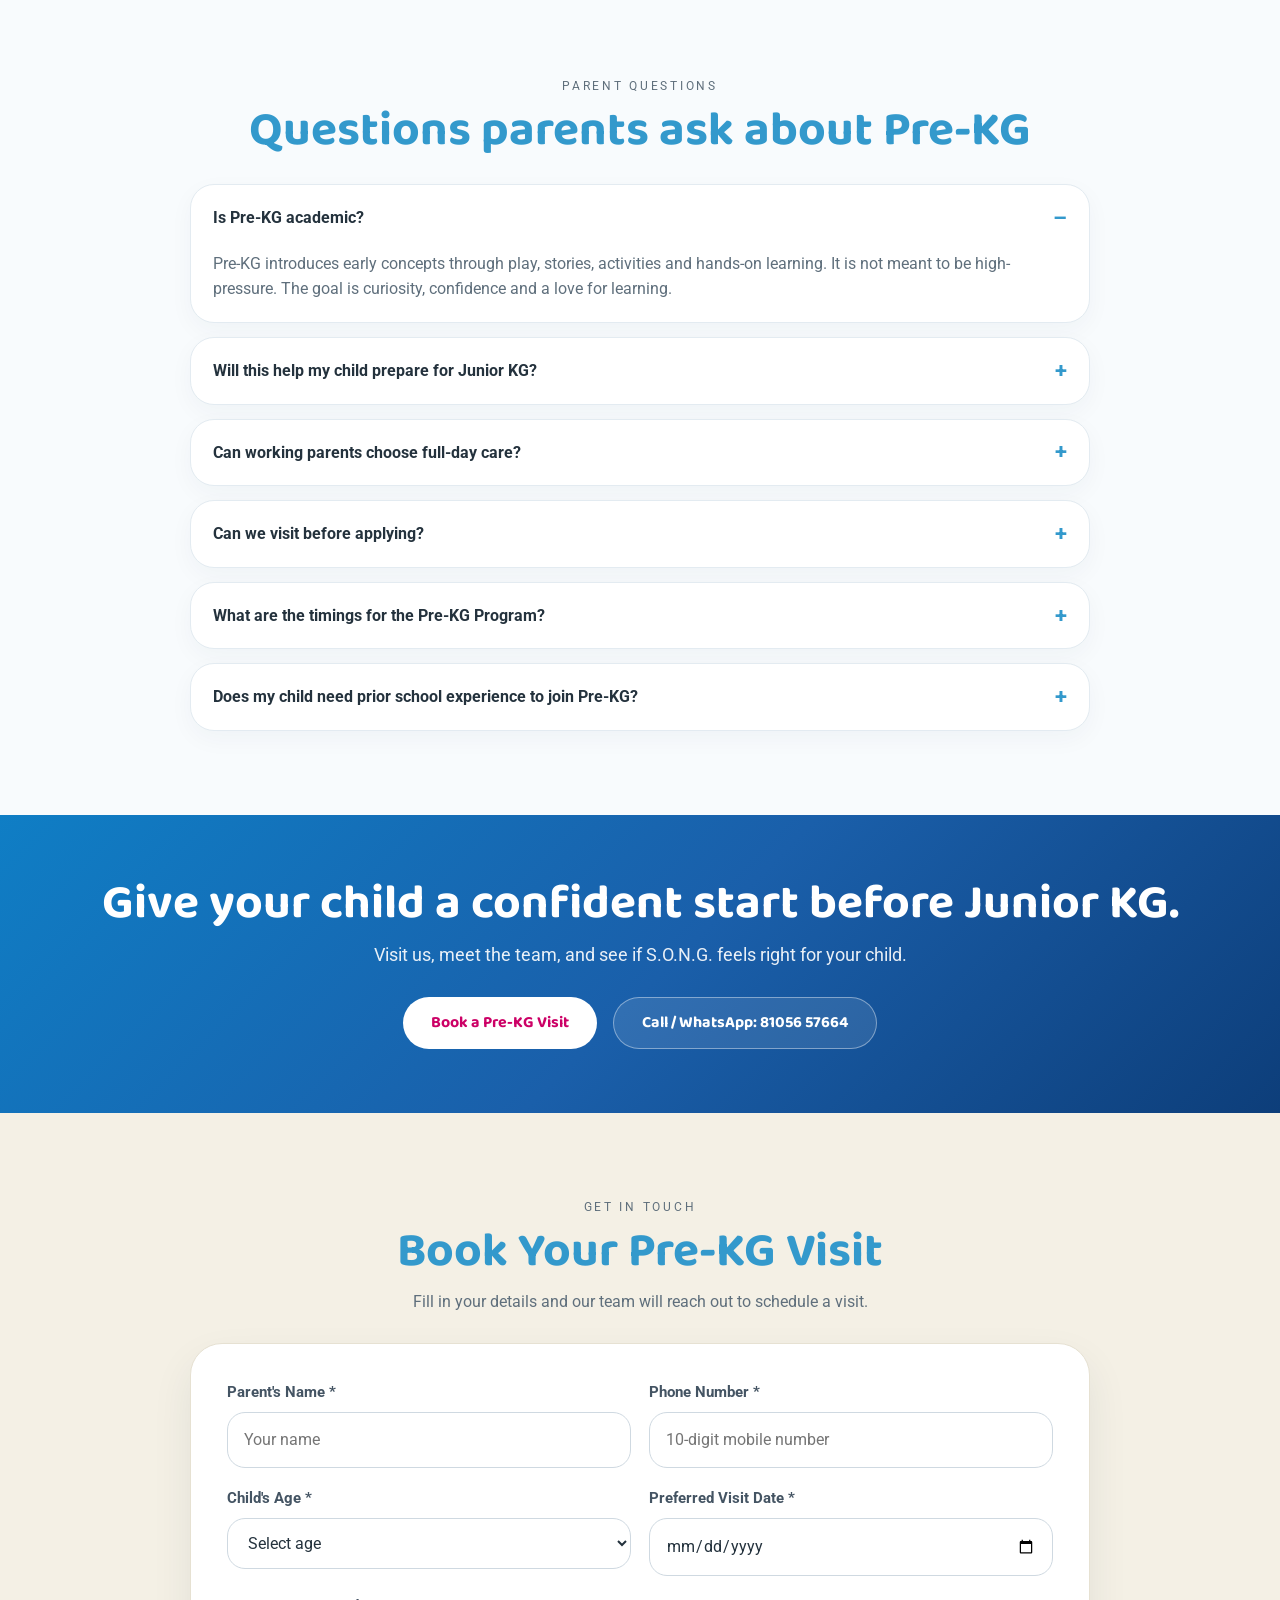
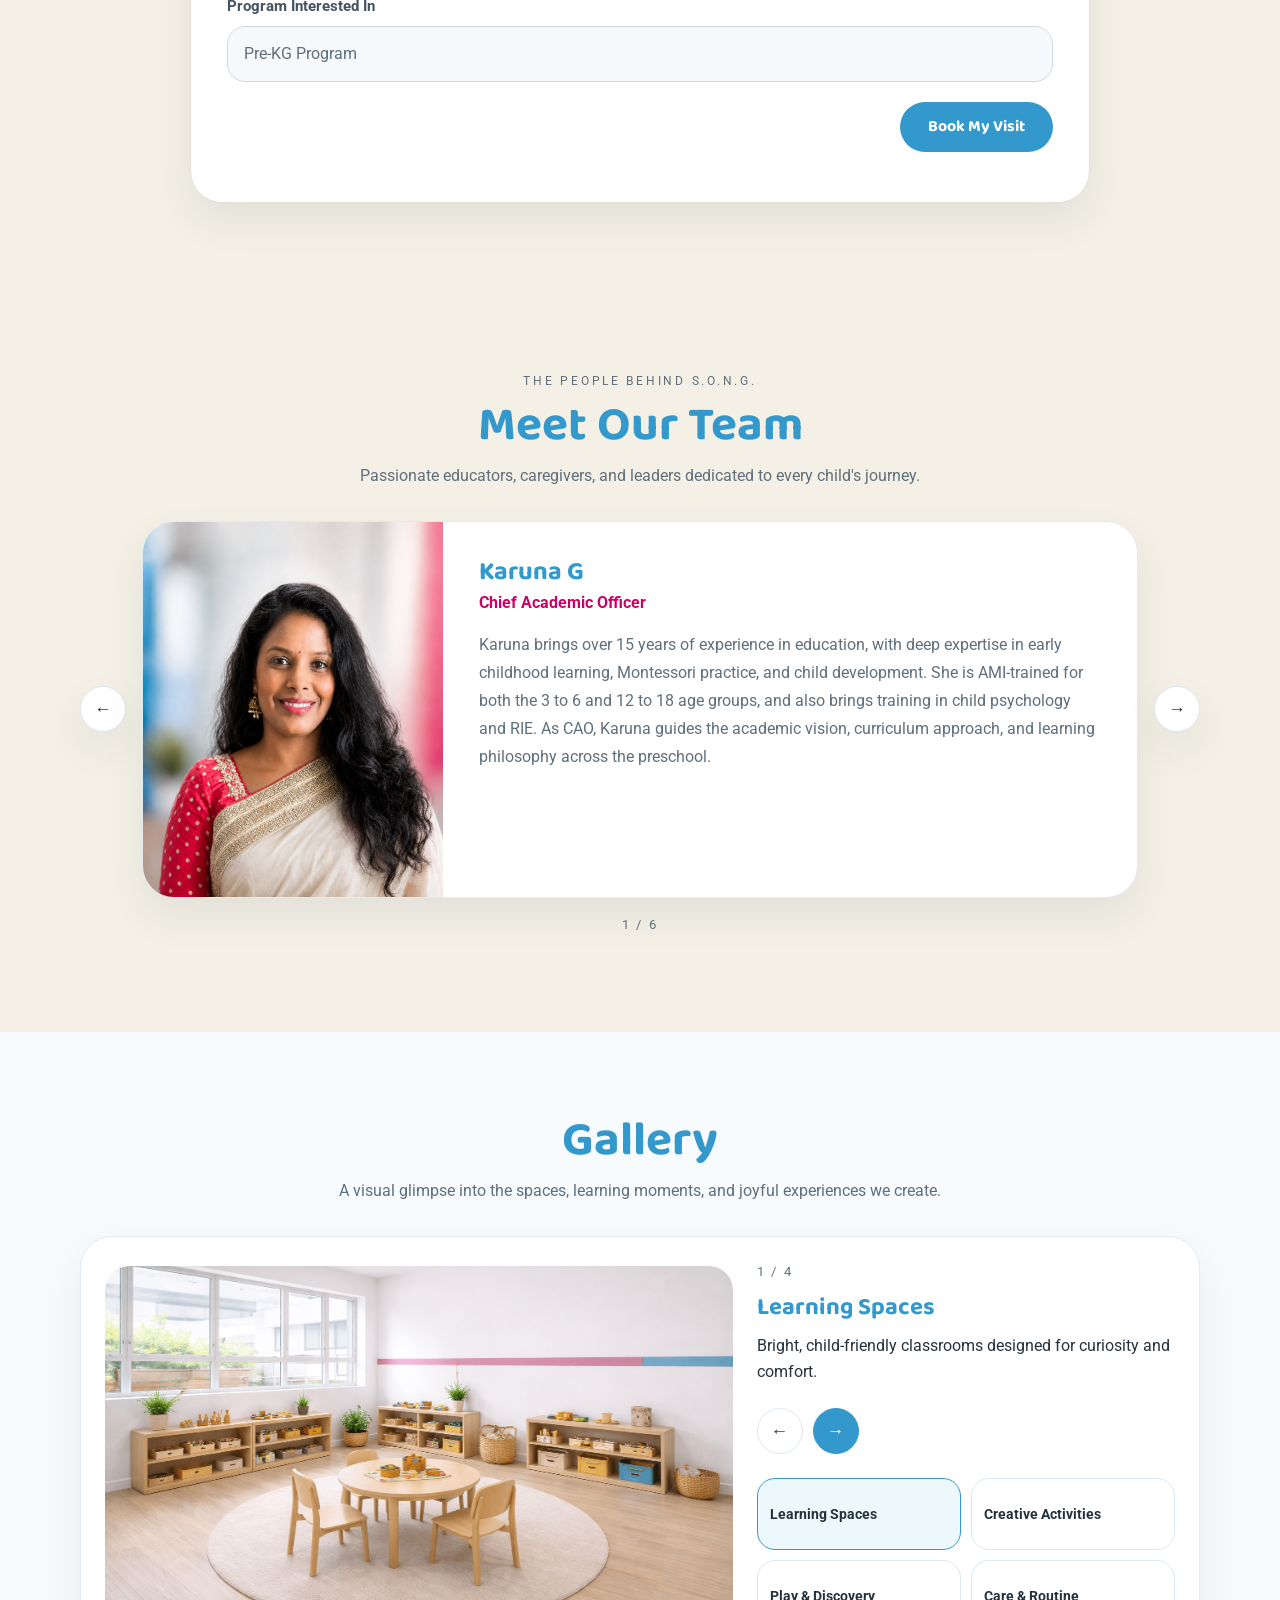
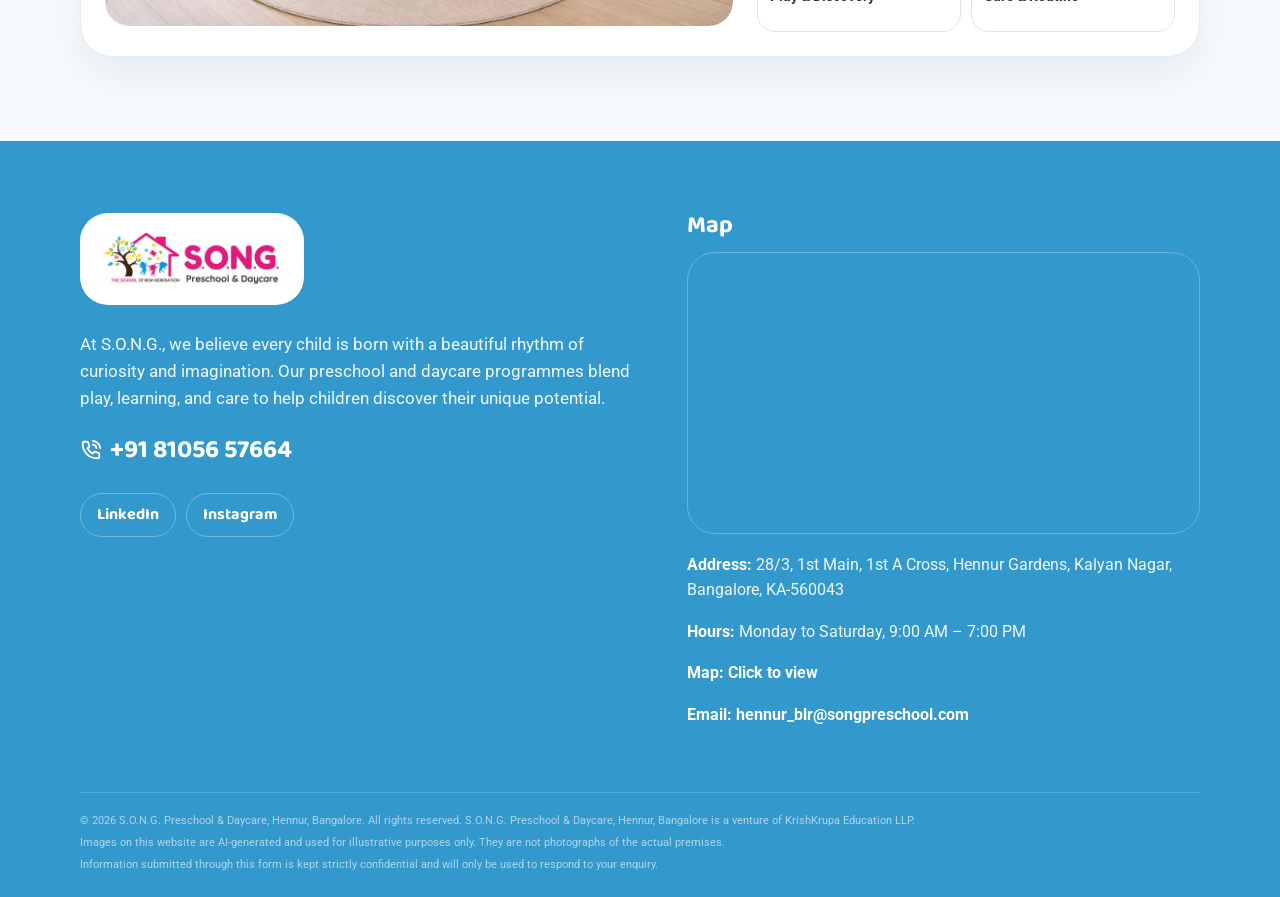
<file: pre-nursery-program-hennur.html>
<!DOCTYPE html>
<html lang="en">
<head>
  <meta charset="UTF-8" />
  <meta name="viewport" content="width=device-width, initial-scale=1.0" />
  <title>Pre-KG &amp; Nursery Program in Hennur | S.O.N.G. Preschool</title>
  <meta name="description" content="Pre-KG (nursery) admissions now open at S.O.N.G. Preschool & Daycare, Hennur Gardens. Build confidence, curiosity and school readiness in children aged 3–4 years." />
  <link rel="canonical" href="https://songschoolblr.com/pre-nursery-program-hennur" />

  <!-- Meta Pixel Code -->
  <script>
  !function(f,b,e,v,n,t,s)
  {if(f.fbq)return;n=f.fbq=function(){n.callMethod?
  n.callMethod.apply(n,arguments):n.queue.push(arguments)};
  if(!f._fbq)f._fbq=n;n.push=n;n.loaded=!0;n.version='2.0';
  n.queue=[];t=b.createElement(e);t.async=!0;
  t.src=v;s=b.getElementsByTagName(e)[0];
  s.parentNode.insertBefore(t,s)}(window, document,'script',
  'https://connect.facebook.net/en_US/fbevents.js');
  fbq('init', '1708940460262024');
  fbq('track', 'PageView');
  </script>
  <noscript><img height="1" width="1" style="display:none"
  src="https://www.facebook.com/tr?id=1708940460262024&ev=PageView&noscript=1"
  /></noscript>
  <!-- End Meta Pixel Code -->

  <!-- Open Graph -->
  <meta property="og:type" content="website" />
  <meta property="og:url" content="https://songschoolblr.com/pre-nursery-program-hennur" />
  <meta property="og:title" content="Pre-KG &amp; Nursery Program in Hennur | S.O.N.G. Preschool" />
  <meta property="og:description" content="Build confidence, curiosity and school readiness. Pre-KG admissions open for 3–4 year olds at S.O.N.G. Preschool, Hennur Gardens." />
  <meta property="og:image" content="https://songschoolblr.com/assets/logo.png" />
  <meta name="twitter:card" content="summary_large_image" />

  <!-- Google tag (gtag.js) -->
  <script async src="https://www.googletagmanager.com/gtag/js?id=AW-18223381052"></script>
  <script>
    window.dataLayer = window.dataLayer || [];
    function gtag(){dataLayer.push(arguments);}
    gtag('js', new Date());
    gtag('config', 'AW-18223381052');
  </script>

  <link rel="preconnect" href="https://fonts.googleapis.com">
  <link rel="preconnect" href="https://fonts.gstatic.com" crossorigin>
  <link href="https://fonts.googleapis.com/css2?family=Baloo+2:wght@400;500;600;700;800&family=Roboto:wght@400;500;700&display=swap" rel="stylesheet">

  <style>
    /* ── DESIGN TOKENS (matches main site exactly) ── */
    :root {
      --pink: #cc0066;
      --blue: #3399cc;
      --blue-dark: #267aa3;
      --text: #24323d;
      --muted: #5f6f7c;
      --bg-soft: #f8fbfd;
      --cream: #f4f0e5;
      --border: #dbe7ef;
      --white: #ffffff;
      --shadow: 0 18px 40px rgba(15, 50, 77, 0.08);
      --radius-xl: 32px;
      --radius-lg: 24px;
    }

    * { box-sizing: border-box; }
    html { scroll-behavior: smooth; }
    body {
      margin: 0;
      font-family: 'Roboto', sans-serif;
      color: var(--text);
      background: var(--white);
      line-height: 1.6;
    }
    img { max-width: 100%; display: block; }
    a { color: inherit; }
    button, input, select, textarea { font: inherit; }
    button { cursor: pointer; }

    .container { width: min(1120px, calc(100% - 32px)); margin: 0 auto; }
    .narrow { width: min(900px, calc(100% - 32px)); }

    h1, h2, h3, .btn, .tab-button, .footer-phone, .phone-link { font-family: 'Baloo 2', cursive; }
    h1, h2, h3, p { margin-top: 0; }
    h1 { font-size: clamp(2.4rem, 5vw, 4.2rem); line-height: 1.0; margin-bottom: 18px; }
    h2 { font-size: clamp(1.8rem, 4vw, 3rem); line-height: 1.05; margin-bottom: 12px; color: var(--blue); }
    h3 { font-size: 1.5rem; line-height: 1.1; margin-bottom: 12px; }
    .center { text-align: center; }
    .section-subtitle { max-width: 760px; margin: 0 auto; color: var(--muted); }
    .section-subtitle.light { color: rgba(255,255,255,0.86); }
    .eyebrow { font-size: 0.78rem; letter-spacing: 0.22em; text-transform: uppercase; color: var(--muted); margin-bottom: 10px; }
    .eyebrow.light { color: rgba(255,255,255,0.76); }

    /* BUTTONS */
    .btn {
      display: inline-flex; align-items: center; justify-content: center;
      gap: 8px; min-height: 50px; padding: 12px 28px; border-radius: 999px;
      text-decoration: none; font-weight: 700; border: none; transition: 0.2s ease;
      font-size: 1rem;
    }
    .btn:hover { transform: translateY(-2px); }
    .btn-primary { background: var(--blue); color: var(--white); }
    .btn-primary:hover { background: var(--blue-dark); }
    .btn-light { background: var(--white); color: var(--pink); }
    .btn-outline-light { color: var(--white); border: 1px solid rgba(255,255,255,0.4); background: rgba(255,255,255,0.1); }
    .btn-small { min-height: 44px; padding: 10px 16px; }

    /* HEADER */
    .site-header {
      position: sticky; top: 0; z-index: 50;
      background: rgba(255,255,255,0.95); backdrop-filter: blur(12px);
      border-bottom: 1px solid #edf2f6;
    }
    .header-inner { display: flex; align-items: center; justify-content: space-between; gap: 16px; padding: 14px 0; }
    .brand img { height: 62px; width: auto; object-fit: contain; }
    .header-actions { display: flex; align-items: center; gap: 14px; }
    .phone-link { display: inline-flex; align-items: center; gap: 8px; text-decoration: none; color: var(--text); font-size: 1.2rem; white-space: nowrap; }
    .desktop-only { display: flex; }
    .mobile-only { display: none; }
    .icon-btn { display: inline-flex; align-items: center; justify-content: center; height: 44px; width: 44px; border-radius: 50%; text-decoration: none; border: 1px solid var(--border); background: var(--white); font-size: 1.1rem; }

    /* HERO — teal/blue gradient to differentiate from toddler page */
    .hero-section {
      position: relative; overflow: hidden; color: var(--white);
      background: linear-gradient(135deg, #0f7ec5 0%, #1a5faa 52%, #0d3e7a 100%);
    }
    .hero-section::before {
      content: ''; position: absolute; inset: 0;
      background: radial-gradient(circle at 20% 20%, rgba(255,255,255,0.18), transparent 25%),
                  radial-gradient(circle at 80% 40%, rgba(255,255,255,0.16), transparent 20%);
      pointer-events: none;
    }
    .hero-grid {
      position: relative; display: grid; grid-template-columns: 1.1fr 0.9fr;
      gap: 40px; align-items: center; padding: 72px 0 88px;
    }
    .hero-badge {
      display: inline-flex; align-items: center; gap: 8px;
      background: rgba(255,255,255,0.15); border: 1px solid rgba(255,255,255,0.3);
      border-radius: 999px; padding: 6px 16px; font-size: 0.82rem; font-weight: 700;
      letter-spacing: 0.08em; text-transform: uppercase; margin-bottom: 16px;
    }
    .hero-text { font-size: 1.12rem; line-height: 1.8; max-width: 620px; color: rgba(255,255,255,0.92); }
    .hero-cta-group { display: flex; flex-wrap: wrap; gap: 14px; margin-top: 28px; }
    .hero-image-card {
      border-radius: var(--radius-xl); overflow: hidden;
      box-shadow: 0 24px 48px rgba(0,0,0,0.2);
      background: rgba(255,255,255,0.08); border: 2px dashed rgba(255,255,255,0.3); padding: 16px;
    }
    .hero-main-img { width: 100%; height: auto; max-height: 480px; object-fit: contain; display: block; border-radius: 22px; }

    /* SECTION BASE */
    .section { padding: 84px 0; }

    /* PAIN POINT */
    .pain-section { background: var(--white); }
    .pain-grid { display: grid; grid-template-columns: 1fr 1fr; gap: 52px; align-items: center; }
    .pain-body { font-size: 1.05rem; color: var(--muted); line-height: 1.9; }

    /* FEATURES */
    .features-section { background: var(--blue); color: var(--white); }
    .features-grid { display: grid; grid-template-columns: repeat(3, 1fr); gap: 22px; margin-top: 42px; }
    .feature-card { background: var(--white); color: var(--text); border-radius: var(--radius-lg); padding: 28px; box-shadow: var(--shadow); }
    .feature-icon { font-size: 2.2rem; margin-bottom: 14px; }
    .feature-card h3 { font-size: 1.1rem; color: var(--pink); margin-bottom: 8px; }
    .feature-card p { font-size: 0.96rem; color: var(--muted); margin: 0; }

    /* READINESS */
    .readiness-section { background: var(--bg-soft); }
    .readiness-box { background: var(--white); border-radius: var(--radius-xl); border: 1px solid var(--border); box-shadow: var(--shadow); padding: 48px; text-align: center; max-width: 760px; margin: 32px auto 0; }
    .readiness-box h3 { color: var(--blue); font-size: 1.8rem; margin-bottom: 16px; }
    .readiness-box p { color: var(--muted); font-size: 1.06rem; line-height: 1.85; max-width: 600px; margin: 0 auto 28px; }

    /* WHY SONG */
    .why-section { background: var(--white); }
    .why-grid { display: grid; grid-template-columns: 1fr 1fr; gap: 52px; align-items: start; margin-top: 36px; }
    .why-list { list-style: none; padding: 0; margin: 0; display: grid; gap: 14px; }
    .why-list li { position: relative; padding-left: 44px; font-size: 1.05rem; font-weight: 600; color: var(--text); }
    .why-list li::before { content: '✓'; position: absolute; left: 0; top: 0; width: 30px; height: 30px; border-radius: 50%; display: inline-flex; align-items: center; justify-content: center; background: var(--blue); color: var(--white); font-size: 0.9rem; font-weight: 700; }
    .why-cta-box { background: var(--bg-soft); border-radius: var(--radius-xl); border: 1px solid var(--border); box-shadow: var(--shadow); padding: 36px; }
    .why-cta-box h3 { color: var(--blue); }
    .why-cta-box p { color: var(--muted); margin-bottom: 24px; }

    /* FAQ */
    .faq-section { background: var(--bg-soft); }
    .faq-list { margin-top: 28px; display: grid; gap: 14px; }
    .faq-item { border: 1px solid #e3ebf1; border-radius: 24px; background: var(--white); box-shadow: 0 8px 24px rgba(15,50,77,0.04); overflow: hidden; }
    .faq-item summary { list-style: none; cursor: pointer; padding: 20px 22px; font-weight: 700; color: var(--text); position: relative; padding-right: 52px; }
    .faq-item summary::-webkit-details-marker { display: none; }
    .faq-item summary::after { content: '+'; position: absolute; right: 22px; top: 50%; transform: translateY(-50%); color: var(--blue); font-size: 1.4rem; font-weight: 700; }
    .faq-item[open] summary::after { content: '–'; }
    .faq-item p { padding: 0 22px 20px; color: var(--muted); margin: 0; }

    /* MID CTA STRIP */
    .cta-strip { background: linear-gradient(135deg, #0f7ec5 0%, #1a5faa 52%, #0d3e7a 100%); color: var(--white); padding: 64px 0; }
    .cta-strip-inner { text-align: center; }
    .cta-strip h2 { color: var(--white); margin-bottom: 12px; }
    .cta-strip p { color: rgba(255,255,255,0.9); margin-bottom: 28px; font-size: 1.1rem; }
    .cta-strip-btns { display: flex; flex-wrap: wrap; justify-content: center; gap: 16px; }

    /* LEAD FORM */
    .lead-form-section { background: var(--cream); }
    .form-card { margin-top: 28px; background: var(--white); border-radius: var(--radius-xl); border: 1px solid #e6e1d2; box-shadow: var(--shadow); padding: 36px; }
    .form-grid { display: grid; grid-template-columns: repeat(2, 1fr); gap: 18px; }
    .field { display: flex; flex-direction: column; gap: 8px; }
    .field label { font-size: 0.95rem; font-weight: 700; color: #445463; }
    .field input, .field select, .field textarea { width: 100%; border-radius: 18px; border: 1px solid #cfd9e1; background: var(--white); padding: 14px 16px; color: var(--text); }
    .field input:focus, .field select:focus, .field textarea:focus { outline: 2px solid rgba(51,153,204,0.2); border-color: var(--blue); }
    .field-full { grid-column: 1 / -1; }
    .form-actions { display: flex; justify-content: flex-end; margin-top: 20px; }
    .form-status { margin: 14px 2px 0; font-size: 0.95rem; color: #486172; }
    .form-status.success { color: #0f8d4a; }
    .form-status.error { color: #b42318; }

    /* TEAM */
    .team-section { background: var(--cream); }
    .team-shell { margin-top: 32px; display: flex; align-items: center; gap: 16px; }
    .team-arrow { flex-shrink: 0; width: 46px; height: 46px; border-radius: 50%; border: 1px solid #dbe7ef; background: var(--white); color: var(--text); font-size: 1.1rem; cursor: pointer; transition: 0.2s ease; box-shadow: var(--shadow); }
    .team-arrow:hover { background: var(--blue); color: var(--white); border-color: var(--blue); }
    .team-card { flex: 1; background: var(--white); border-radius: var(--radius-xl); border: 1px solid #e3ebf1; box-shadow: var(--shadow); overflow: hidden; display: grid; grid-template-columns: 300px 1fr; }
    .team-photo-panel { background: #e8f4fd; display: flex; align-items: stretch; }
    .team-main-photo { width: 100%; height: 100%; min-height: 280px; max-height: 400px; object-fit: cover; object-position: top center; display: block; }
    .team-info-panel { padding: 36px; display: flex; flex-direction: column; justify-content: flex-start; }
    .team-name { font-size: 1.6rem; color: var(--blue); margin-bottom: 4px; }
    .team-designation { font-size: 1rem; font-weight: 700; color: var(--pink); margin-bottom: 16px; }
    .team-bio { color: var(--muted); font-size: 1rem; line-height: 1.75; margin-bottom: 0; }
    .team-counter-label { text-align: center; font-size: 0.82rem; letter-spacing: 0.18em; text-transform: uppercase; color: var(--muted); margin-top: 16px; }

    /* GALLERY */
    .gallery-section { background: var(--bg-soft); }
    .gallery-shell { margin-top: 32px; background: var(--white); border-radius: var(--radius-xl); border: 1px solid #e3ebf1; box-shadow: var(--shadow); padding: 24px; display: grid; grid-template-columns: 1.2fr 0.8fr; gap: 24px; align-items: center; }
    .gallery-main-card { border-radius: var(--radius-lg); overflow: hidden; min-height: 360px; }
    .gallery-main-img { width: 100%; height: 360px; object-fit: cover; display: block; border-radius: var(--radius-lg); transition: opacity 0.3s ease; }
    .gallery-side-panel h3 { color: var(--blue); }
    .gallery-counter { font-size: 0.82rem; letter-spacing: 0.18em; text-transform: uppercase; color: var(--muted); }
    .gallery-nav { display: flex; gap: 10px; margin: 24px 0; }
    .gallery-nav-btn { width: 46px; height: 46px; border-radius: 50%; border: 1px solid #dbe7ef; background: var(--white); color: var(--text); font-size: 1.1rem; }
    .gallery-nav-btn.active { background: var(--blue); color: var(--white); border-color: var(--blue); }
    .gallery-thumbs { display: grid; grid-template-columns: repeat(2, 1fr); gap: 10px; }
    .gallery-thumb { min-height: 72px; border-radius: 18px; border: 1px solid #dde7ef; padding: 12px; background: var(--white); text-align: left; color: var(--text); font-size: 0.86rem; font-weight: 700; }
    .gallery-thumb.active { border-color: var(--blue); background: #edf8fd; }

    /* FOOTER */
    .site-footer { background: var(--blue); color: var(--white); padding: 72px 0 0; }
    .footer-grid { display: grid; grid-template-columns: 1.05fr 0.95fr; gap: 40px; padding-bottom: 48px; }
    .footer-brand-box { display: inline-flex; flex-direction: column; align-items: flex-start; gap: 6px; padding: 18px 22px; border-radius: 28px; background: var(--white); color: var(--text); }
    .footer-brand-box img { height: 56px; width: auto; }
    .footer-copy { margin: 26px 0 18px; max-width: 560px; color: rgba(255,255,255,0.92); font-size: 1.05rem; }
    .footer-phone { margin: 0 0 18px; font-size: 1.6rem; font-weight: 700; font-family: 'Baloo 2', cursive; }
    .footer-phone a, .footer-details a, .social-links a { color: var(--white); text-decoration: none; }
    .social-links { display: flex; flex-wrap: wrap; gap: 10px; }
    .social-links a { display: inline-flex; align-items: center; justify-content: center; min-height: 40px; padding: 8px 16px; border-radius: 999px; border: 1px solid rgba(255,255,255,0.3); font-family: 'Baloo 2', cursive; font-weight: 700; }
    .map-wrap { margin-top: 12px; border-radius: 28px; overflow: hidden; border: 1px solid rgba(255,255,255,0.25); min-height: 280px; }
    .map-wrap iframe { display: block; width: 100%; height: 280px; border: 0; }
    .footer-details { margin-top: 18px; color: rgba(255,255,255,0.92); }
    .footer-details strong { color: var(--white); }
    .footer-map-link, .footer-email-link { font-weight: 700; text-decoration: underline; color: inherit; }
    .footer-legal { border-top: 1px solid rgba(255,255,255,0.15); padding: 20px 0 24px; display: flex; flex-direction: column; gap: 6px; }
    .footer-legal p { margin: 0; font-size: 8pt; color: rgba(255,255,255,0.6); line-height: 1.5; }

    /* WHATSAPP FLOAT */
    .whatsapp-float { position: fixed; bottom: 18px; right: 18px; z-index: 60; width: 58px; height: 58px; border-radius: 50%; display: inline-flex; align-items: center; justify-content: center; text-decoration: none; background: #25d366; box-shadow: 0 14px 30px rgba(37,211,102,0.35); font-size: 1.45rem; }

    /* TABLET */
    @media (max-width: 980px) {
      .hero-grid, .pain-grid, .why-grid, .gallery-shell, .footer-grid { grid-template-columns: 1fr; }
      .features-grid { grid-template-columns: repeat(2, 1fr); }
      .team-card { grid-template-columns: 1fr; }
      .team-main-photo { min-height: 240px; height: 240px; }
      .team-info-panel { padding: 28px; }
    }

    /* MOBILE */
    @media (max-width: 760px) {
      .desktop-only { display: none; }
      .mobile-only { display: flex; }
      .section { padding: 64px 0; }
      .hero-grid { padding: 52px 0 68px; }
      .features-grid { grid-template-columns: 1fr; }
      .form-grid { grid-template-columns: 1fr; }
      .field-full { grid-column: auto; }
      .hero-cta-group { flex-direction: column; }
      .hero-cta-group .btn { width: 100%; }
      .gallery-shell { grid-template-columns: 1fr; }
      .gallery-main-img { height: 240px; }
      .cta-strip-btns { flex-direction: column; align-items: center; }
      .cta-strip-btns .btn { width: 100%; max-width: 320px; }
      .team-shell { gap: 8px; }
      .team-arrow { width: 36px; height: 36px; font-size: 0.9rem; }
      .readiness-box { padding: 32px 24px; }
    }
  </style>
</head>
<body>

  <!-- WhatsApp Float -->
  <a class="whatsapp-float" href="https://wa.me/918105657664" target="_blank" rel="noreferrer" aria-label="Chat on WhatsApp">
    <img src="assets/whatsapp.svg" alt="WhatsApp" width="28" height="28" />
  </a>

  <!-- HEADER -->
  <header class="site-header">
    <div class="container header-inner">
      <a class="brand" href="https://songschoolblr.com" aria-label="S.O.N.G. Preschool & Daycare home">
        <img src="assets/logo.png" alt="S.O.N.G. Preschool & Daycare" />
      </a>
      <div class="header-actions desktop-only">
        <a class="phone-link" href="tel:+918105657664">
          <img src="assets/phone-2.svg" alt="Phone" width="22" height="22" style="display:inline-block" />
          <span>+91 81056 57664</span>
        </a>
        <a class="btn btn-primary" href="#book-visit">Book a School Visit</a>
      </div>
      <div class="header-actions mobile-only">
        <a class="icon-btn" href="tel:+918105657664" aria-label="Call us">📞</a>
        <a class="btn btn-primary btn-small" href="#book-visit">Book Visit</a>
      </div>
    </div>
  </header>

  <main>

    <!-- HERO -->
    <section class="hero-section">
      <div class="container hero-grid">
        <div class="hero-copy">
          <div class="hero-badge">⭐ Admissions Now Open · Ages 3–4</div>
          <h1>Build Confidence, Curiosity and School Readiness in Pre-KG (Nursery)</h1>
          <p class="hero-text">
            Pre-KG (nursery) admissions are now open at S.O.N.G. Preschool &amp; Daycare, Hennur Gardens — for children aged 3–4 years.
          </p>
          <div class="hero-cta-group">
            <a class="btn btn-light" href="#book-visit">Book a School Visit</a>
            <a class="btn btn-outline-light" href="https://wa.me/918105657664" target="_blank" rel="noreferrer">WhatsApp Us</a>
          </div>
        </div>
        <div>
          <div class="hero-image-card">
            <img src="assets/1-CenterCS.png" alt="Pre-KG classroom at S.O.N.G. Preschool Hennur — active and social learning" class="hero-main-img" />
          </div>
        </div>
      </div>
    </section>

    <!-- PAIN POINT -->
    <section class="section pain-section">
      <div class="container pain-grid">
        <div>
          <p class="eyebrow">The year before formal school matters.</p>
          <h2>The year before formal school matters.</h2>
        </div>
        <div>
          <p class="pain-body">
            At 3–4 years, children begin asking more questions, expressing themselves more clearly, forming friendships and becoming more independent. The right Pre-KG environment helps children develop confidence, routine, communication and early learning foundations without pressure.
          </p>
          <p class="pain-body">
            At S.O.N.G., our Pre-KG program balances structured learning with play, movement, creativity and social development.
          </p>
        </div>
      </div>
    </section>

    <!-- FEATURES / WHAT CHILDREN LEARN -->
    <section class="section features-section">
      <div class="container">
        <p class="eyebrow light center">Pre-KG Program</p>
        <h2 class="center" style="color:var(--white)">What your child will build in Pre-KG</h2>
        <p class="section-subtitle light center">Every area of development, through joyful learning.</p>

        <div class="features-grid">
          <div class="feature-card">
            <div class="feature-icon">📚</div>
            <h3>Language Development</h3>
            <p>Stories, rhymes, conversations and vocabulary building that prepare children for reading and communication.</p>
          </div>
          <div class="feature-card">
            <div class="feature-icon">🔢</div>
            <h3>Early Numeracy</h3>
            <p>Sorting, matching, counting, patterns and hands-on number exposure through activities and play.</p>
          </div>
          <div class="feature-card">
            <div class="feature-icon">🤝</div>
            <h3>Social Skills</h3>
            <p>Sharing, listening, waiting, cooperating and participating in groups — the foundation of classroom life.</p>
          </div>
          <div class="feature-card">
            <div class="feature-icon">🙋</div>
            <h3>Independence</h3>
            <p>Simple routines, self-help habits and classroom confidence that carry forward into formal school.</p>
          </div>
          <div class="feature-card">
            <div class="feature-icon">🏃</div>
            <h3>Motor Skills</h3>
            <p>Fine motor and gross motor activities through play and movement that support writing readiness.</p>
          </div>
          <div class="feature-card">
            <div class="feature-icon">🎨</div>
            <h3>Creativity</h3>
            <p>Art, music, pretend play, storytelling and exploration that build imagination and expression.</p>
          </div>
        </div>
      </div>
    </section>

    <!-- SCHOOL READINESS -->
    <section class="section readiness-section">
      <div class="container">
        <p class="eyebrow center">Readiness</p>
        <h2 class="center">Is your child ready for Pre-KG?</h2>
        <div class="readiness-box">
          <h3>Your child does not need to know everything before joining.</h3>
          <p>Pre-KG is where children learn to follow routines, express needs, participate in group activities and build early learning habits. Every child is ready in their own time — and we help them find their footing.</p>
          <a class="btn btn-primary" href="#book-visit">Book a short school readiness interaction with our team</a>
        </div>
      </div>
    </section>

    <!-- WHY S.O.N.G. -->
    <section class="section why-section">
      <div class="container">
        <p class="eyebrow center">A strong foundation before Junior KG</p>
        <h2 class="center">A strong foundation before Junior KG (LKG)</h2>
        <div class="why-grid">
          <ul class="why-list">
            <li>Balanced early learning approach</li>
            <li>Child-friendly classrooms and learning materials</li>
            <li>Experienced educators</li>
            <li>Focus on confidence, communication and independence</li>
            <li>Nature-based and wellness-focused activities</li>
            <li>Safe, hygienic and caring environment</li>
            <li>Daycare and full-day options available for working parents</li>
          </ul>
          <div class="why-cta-box">
            <h3>Give your child a confident start before Junior KG.</h3>
            <p>Book a visit, meet the teachers, and see the Pre-KG environment for yourself. We are happy to answer all your questions.</p>
            <a class="btn btn-primary" href="#book-visit" style="margin-bottom:14px;width:100%;justify-content:center;">Book a Pre-KG Visit</a>
            <a class="btn" href="https://wa.me/918105657664" target="_blank" rel="noreferrer" style="background:var(--blue);color:var(--white);border:none;width:100%;justify-content:center;">
              📲 WhatsApp: 81056 57664
            </a>
          </div>
        </div>
      </div>
    </section>

    <!-- FAQ -->
    <section class="section faq-section">
      <div class="container narrow">
        <p class="eyebrow center">Parent Questions</p>
        <h2 class="center">Questions parents ask about Pre-KG</h2>
        <div class="faq-list">
          <details class="faq-item" open>
            <summary>Is Pre-KG academic?</summary>
            <p>Pre-KG introduces early concepts through play, stories, activities and hands-on learning. It is not meant to be high-pressure. The goal is curiosity, confidence and a love for learning.</p>
          </details>
          <details class="faq-item">
            <summary>Will this help my child prepare for Junior KG?</summary>
            <p>Yes. The program builds classroom routine, communication, independence, social confidence and early literacy and numeracy exposure — everything a child needs to enter Junior KG with confidence.</p>
          </details>
          <details class="faq-item">
            <summary>Can working parents choose full-day care?</summary>
            <p>Yes. Full Day Care is available till 7 PM, Monday to Saturday. We understand the needs of working families and are set up to support them well.</p>
          </details>
          <details class="faq-item">
            <summary>Can we visit before applying?</summary>
            <p>Yes. We recommend that parents visit the centre and meet the team. It helps you make an informed choice and gives your child a chance to see the space.</p>
          </details>
          <details class="faq-item">
            <summary>What are the timings for the Pre-KG Program?</summary>
            <p>We offer Half Day (9:00 AM to 12:30 PM) and Full Day Care (9:00 AM to 7:00 PM), Monday to Saturday. Our team will help you find the right fit for your family.</p>
          </details>
          <details class="faq-item">
            <summary>Does my child need prior school experience to join Pre-KG?</summary>
            <p>Not at all. Many children join Pre-KG as their first school experience. Our teachers are experienced in welcoming and settling in new learners at every level.</p>
          </details>
        </div>
      </div>
    </section>

    <!-- MID CTA STRIP -->
    <section class="cta-strip">
      <div class="container cta-strip-inner">
        <h2>Give your child a confident start before Junior KG.</h2>
        <p>Visit us, meet the team, and see if S.O.N.G. feels right for your child.</p>
        <div class="cta-strip-btns">
          <a class="btn btn-light" href="#book-visit">Book a Pre-KG Visit</a>
          <a class="btn btn-outline-light" href="tel:+918105657664">Call / WhatsApp: 81056 57664</a>
        </div>
      </div>
    </section>

    <!-- LEAD FORM -->
    <section class="section lead-form-section" id="book-visit">
      <div class="container narrow">
        <p class="eyebrow center">Get In Touch</p>
        <h2 class="center">Book Your Pre-KG Visit</h2>
        <p class="section-subtitle center">
          Fill in your details and our team will reach out to schedule a visit.
        </p>

        <div class="form-card">
          <form id="lp-form">
            <div class="form-grid">
              <div class="field">
                <label for="parentName">Parent's Name *</label>
                <input id="parentName" name="parentName" type="text" required placeholder="Your name" />
              </div>
              <div class="field">
                <label for="phone">Phone Number *</label>
                <input id="phone" name="phone" type="tel" required
                  pattern="[6-9][0-9]{9}" maxlength="10"
                  placeholder="10-digit mobile number"
                  title="Please enter a valid 10-digit Indian mobile number" />
              </div>
              <div class="field">
                <label for="childAge">Child's Age *</label>
                <select id="childAge" name="childAge" required>
                  <option value="" disabled selected>Select age</option>
                  <option value="3 years">3 years</option>
                  <option value="3.5 years">3.5 years</option>
                  <option value="4 years">4 years</option>
                </select>
              </div>
              <div class="field">
                <label for="visitDate">Preferred Visit Date *</label>
                <input id="visitDate" name="visitDate" type="date" required />
              </div>
              <div class="field field-full">
                <label for="programme">Program Interested In</label>
                <input id="programme" name="programme" type="text" value="Pre-KG Program" readonly style="background:#f5f9fc;color:var(--muted);" />
              </div>
            </div>
            <div class="form-actions">
              <button class="btn btn-primary" type="submit" id="submit-btn">Book My Visit</button>
            </div>
            <p id="form-status" class="form-status" aria-live="polite"></p>
          </form>
        </div>
      </div>
    </section>

    <!-- TEAM -->
    <section class="section team-section">
      <div class="container">
        <p class="eyebrow center">The People Behind S.O.N.G.</p>
        <h2 class="center">Meet Our Team</h2>
        <p class="section-subtitle center">Passionate educators, caregivers, and leaders dedicated to every child's journey.</p>

        <div class="team-shell">
          <button class="team-arrow" id="team-prev" aria-label="Previous">&#8592;</button>
          <div class="team-card">
            <div class="team-photo-panel">
              <img src="assets/10-Karuna.png" alt="Karuna G" class="team-main-photo" id="team-main-photo" />
            </div>
            <div class="team-info-panel">
              <h3 class="team-name" id="team-name">Karuna G</h3>
              <p class="team-designation" id="team-designation">Chief Academic Officer</p>
              <p class="team-bio" id="team-bio">Karuna brings over 15 years of experience in education, with deep expertise in early childhood learning, Montessori practice, and child development. She is AMI-trained for both the 3 to 6 and 12 to 18 age groups, and also brings training in child psychology and RIE. As CAO, Karuna guides the academic vision, curriculum approach, and learning philosophy across the preschool.</p>
            </div>
          </div>
          <button class="team-arrow" id="team-next" aria-label="Next">&#8594;</button>
        </div>
        <p class="team-counter-label"><span id="team-index">1</span> / 6</p>
      </div>
    </section>

    <!-- GALLERY -->
    <section class="section gallery-section">
      <div class="container">
        <h2 class="center">Gallery</h2>
        <p class="section-subtitle center">A visual glimpse into the spaces, learning moments, and joyful experiences we create.</p>

        <div class="gallery-shell">
          <div class="gallery-main-card">
            <img src="assets/6-LearningSpace.png" alt="Learning Spaces" class="gallery-main-img" id="gallery-main-img" />
          </div>
          <div class="gallery-side-panel">
            <p class="gallery-counter"><span id="gallery-index">1</span> / 4</p>
            <h3 id="gallery-title">Learning Spaces</h3>
            <p id="gallery-desc">Bright, child-friendly classrooms designed for curiosity and comfort.</p>
            <div class="gallery-nav">
              <button class="gallery-nav-btn" id="gallery-prev" type="button" aria-label="Previous">←</button>
              <button class="gallery-nav-btn active" id="gallery-next" type="button" aria-label="Next">→</button>
            </div>
            <div class="gallery-thumbs" id="gallery-thumbs"></div>
          </div>
        </div>
      </div>
    </section>

  </main>

  <!-- FOOTER -->
  <footer class="site-footer">
    <div class="container footer-grid">
      <div>
        <div class="footer-brand-box">
          <img src="assets/logo.png" alt="S.O.N.G. Preschool & Daycare" />
        </div>
        <p class="footer-copy">
          At S.O.N.G., we believe every child is born with a beautiful rhythm of curiosity and imagination. Our preschool and daycare programmes blend play, learning, and care to help children discover their unique potential.
        </p>
        <p class="footer-phone">
          <a href="tel:+918105657664" style="display:inline-flex;align-items:center;gap:8px;">
            <img src="assets/phone.svg" alt="Phone" width="22" height="22" style="display:inline-block" />
            <span>+91 81056 57664</span>
          </a>
        </p>
        <div class="social-links">
          <a href="https://in.linkedin.com/in/song-school-hennur-882a853bb" target="_blank" rel="noreferrer">LinkedIn</a>
          <a href="https://www.instagram.com/song_hennur_blr/" target="_blank" rel="noreferrer">Instagram</a>
        </div>
      </div>
      <div>
        <h3 style="color:var(--white)">Map</h3>
        <div class="map-wrap">
          <iframe
            title="S.O.N.G. Preschool Hennur location"
            src="https://www.google.com/maps?q=13.037656925346417,77.64264177529549&z=16&output=embed"
            loading="lazy" referrerpolicy="no-referrer-when-downgrade" allowfullscreen>
          </iframe>
        </div>
        <div class="footer-details">
          <p><strong>Address:</strong> 28/3, 1st Main, 1st A Cross, Hennur Gardens, Kalyan Nagar, Bangalore, KA-560043</p>
          <p><strong>Hours:</strong> Monday to Saturday, 9:00 AM &ndash; 7:00 PM</p>
          <p><strong>Map:</strong> <a class="footer-map-link" href="https://www.google.com/maps?q=13.037656925346417,77.64264177529549" target="_blank" rel="noreferrer">Click to view</a></p>
          <p><strong>Email:</strong> <a class="footer-email-link" href="mailto:hennur_blr@songpreschool.com">hennur_blr@songpreschool.com</a></p>
        </div>
      </div>
    </div>
    <div class="container footer-legal">
      <p>© 2026 S.O.N.G. Preschool &amp; Daycare, Hennur, Bangalore. All rights reserved. S.O.N.G. Preschool &amp; Daycare, Hennur, Bangalore is a venture of KrishKrupa Education LLP.</p>
      <p>Images on this website are AI-generated and used for illustrative purposes only. They are not photographs of the actual premises.</p>
      <p>Information submitted through this form is kept strictly confidential and will only be used to respond to your enquiry.</p>
    </div>
  </footer>

  <script>
    const SCRIPT_URL = 'https://script.google.com/macros/s/AKfycbzi_A12N-KEm-uwsSJiTIZmEblWXyimlIVC4Q73Pfrpn82rM3J-X22g8WT3LeZgSfJqag/exec';

    // TEAM DATA
    const teamItems = [
  {
    name: 'Karuna G',
    designation: 'Chief Academic Officer',
    img: 'assets/10-Karuna.png',
    bio: 'Karuna brings over 15 years of experience in education, with deep expertise in early childhood learning, Montessori practice, and child development. She is AMI-trained for both the 3 to 6 and 12 to 18 age groups, and also brings training in child psychology and RIE. As CAO, Karuna guides the academic vision, curriculum approach, and learning philosophy across the preschool.'
  },
  {
    name: 'Surekha P',
    designation: 'Centre Head',
    img: 'assets/17-Surekha.png',
    bio: 'Surekha brings over three years of hands-on experience in early childhood settings, including her time as a Leap Teacher at Koala Preschool and as a Senior Supermam at Footprints Preschool and Daycare. She holds Montessori Teacher\'s Training and brings strong multilingual capability across Telugu, Kannada, Hindi, English, and Tamil - an asset in Bangalore\'s diverse parent community. At S.O.N.G., Surekha leads and oversees the day-to-day running of the centre, implementation of the curriculum, and ensures that the environment being fostered make every child and family feel welcomed, supported, and cared for.'
  },
  {
    name: 'Zaheerunnisa A',
    designation: 'Teacher',
    img: 'assets/13-Zaheerunnisa.png',
    bio: 'Zaheerunnisa is an early childhood educator with over 6 years of experience working with young children across preschool and nursery settings. She holds a BA degree and has completed her Montessori Teachers Training. Before joining S.O.N.G., she worked as a facilitator at Little Millennium Preschool and at St. Paul Nursery School. Her experience helps her create a structured, caring, and engaging classroom where children feel supported and ready to learn.'
  },
  {
    name: 'Amreen',
    designation: 'Teacher',
    img: 'assets/11-Amreen.png',
    bio: 'Amreen is a passionate pre-primary educator with over 6 years of experience working with young children across preschool and school environments. She has previously worked with El Santos Preschool and Chrysalis High, Horamavu, bringing strong classroom experience and a child-centered approach to early learning. She holds a BCA and a B.Ed. in History and English, combining academic strength with practical teaching experience. At S.O.N.G, Amreen is dedicated to creating a safe, nurturing, and engaging classroom.'
  },
  {
    name: 'Vijji',
    designation: 'Support Staff',
    img: 'assets/14-Vijji.png',
    bio: 'Vijji brings prior experience working in a preschool and daycare environment, where she has supported young children through their daily routines. At S.O.N.G., she helps create a clean, safe, and caring space for children throughout the day. Her warm presence and attentiveness make her a trusted support for both children and teachers, ensuring children feel comfortable, cared for, and secure.'
  },
  {
    name: 'Varun B',
    designation: 'COO',
    img: 'assets/16-Varun.png',
    bio: 'Varun supports S.O.N.G. on centre setup, operations, marketing, and growth, bringing a hands-on approach to building from the ground up. His background spans healthcare entrepreneurship, fintech founding teams, venture building, and strategic advisory for early-stage startups. He has previously advised education groups on innovation ecosystems and has founded two ed-tech initiatives, working closely with teams to turn plans into action.'
  }
];

    let teamIndex = 0;
    const teamPhoto = document.getElementById('team-main-photo');
    const teamName = document.getElementById('team-name');
    const teamDesig = document.getElementById('team-designation');
    const teamBio = document.getElementById('team-bio');
    const teamIndexEl = document.getElementById('team-index');

    function renderTeam() {
      const item = teamItems[teamIndex];
      if (teamPhoto) { teamPhoto.src = item.img; teamPhoto.alt = item.name; }
      if (teamName) teamName.textContent = item.name;
      if (teamDesig) teamDesig.textContent = item.designation;
      if (teamBio) teamBio.textContent = item.bio;
      if (teamIndexEl) teamIndexEl.textContent = String(teamIndex + 1);
    }

    document.getElementById('team-prev').addEventListener('click', () => { teamIndex = (teamIndex - 1 + teamItems.length) % teamItems.length; renderTeam(); });
    document.getElementById('team-next').addEventListener('click', () => { teamIndex = (teamIndex + 1) % teamItems.length; renderTeam(); });
    renderTeam();

    // GALLERY DATA
    const galleryItems = [
      { title: 'Learning Spaces', desc: 'Bright, child-friendly classrooms designed for curiosity and comfort.', img: 'assets/6-LearningSpace.png', alt: 'Learning Spaces' },
      { title: 'Creative Activities', desc: 'Art, music, sensory play, and hands-on experiences every day.', img: 'assets/7-Creative.png', alt: 'Creative Activities' },
      { title: 'Play & Discovery', desc: 'Safe spaces that encourage movement, imagination, and social growth.', img: 'assets/8-PlayDiscover.png', alt: 'Play and Discovery' },
      { title: 'Care & Routine', desc: 'A nurturing environment that balances structure, warmth, and learning.', img: 'assets/9-DailyRoutine.png', alt: 'Care and Daily Routine' }
    ];

    let galleryIndex = 0;
    const galleryTitle = document.getElementById('gallery-title');
    const galleryDesc = document.getElementById('gallery-desc');
    const galleryIndexEl = document.getElementById('gallery-index');
    const galleryThumbs = document.getElementById('gallery-thumbs');
    const galleryMainImg = document.getElementById('gallery-main-img');

    function renderGallery() {
      const item = galleryItems[galleryIndex];
      if (galleryTitle) galleryTitle.textContent = item.title;
      if (galleryDesc) galleryDesc.textContent = item.desc;
      if (galleryIndexEl) galleryIndexEl.textContent = String(galleryIndex + 1);
      if (galleryMainImg) { galleryMainImg.src = item.img; galleryMainImg.alt = item.alt; }
      if (galleryThumbs) {
        galleryThumbs.innerHTML = '';
        galleryItems.forEach((entry, i) => {
          const btn = document.createElement('button');
          btn.type = 'button';
          btn.className = 'gallery-thumb' + (i === galleryIndex ? ' active' : '');
          btn.textContent = entry.title;
          btn.addEventListener('click', () => { galleryIndex = i; renderGallery(); });
          galleryThumbs.appendChild(btn);
        });
      }
    }

    document.getElementById('gallery-prev').addEventListener('click', () => { galleryIndex = (galleryIndex - 1 + galleryItems.length) % galleryItems.length; renderGallery(); });
    document.getElementById('gallery-next').addEventListener('click', () => { galleryIndex = (galleryIndex + 1) % galleryItems.length; renderGallery(); });
    renderGallery();

    // LEAD FORM SUBMISSION
    const form = document.getElementById('lp-form');
    const formStatus = document.getElementById('form-status');
    const submitBtn = document.getElementById('submit-btn');

    if (form) {
      form.addEventListener('submit', async (event) => {
        event.preventDefault();
        const formData = new FormData(form);
        const params = new URLSearchParams();

        params.append('parentName', formData.get('parentName') || '');
        params.append('phone', formData.get('phone') || '');
        params.append('childAge', formData.get('childAge') || '');
        params.append('visitDate', formData.get('visitDate') || '');
        params.append('programme', 'Pre-KG Program');
        params.append('source', 'Pre-KG LP');
        params.append('childName', '');
        params.append('childDOB', '');
        params.append('email', '');
        params.append('area', 'Hennur');
        params.append('message', 'Enquiry from Pre-KG landing page. Child Age: ' + (formData.get('childAge') || '') + '. Preferred Visit Date: ' + (formData.get('visitDate') || ''));
        params.append('page_url', window.location.href);
        params.append('user_agent', navigator.userAgent);

        const qs = new URLSearchParams(window.location.search);
        ['utm_source','utm_medium','utm_campaign'].forEach(k => params.append(k, qs.get(k) || ''));

        formStatus.textContent = 'Submitting...';
        formStatus.className = 'form-status';
        submitBtn.disabled = true;
        submitBtn.textContent = 'Submitting...';

        try {
          await fetch(SCRIPT_URL, {
            method: 'POST',
            mode: 'no-cors',
            headers: { 'Content-Type': 'application/x-www-form-urlencoded' },
            body: params.toString()
          });
          // no-cors means we can't read the response — but if fetch didn't throw, the request was sent
          formStatus.textContent = 'Thank you! Our team will reach out shortly to confirm your visit.';
          formStatus.className = 'form-status success';
          form.reset();
          if (typeof fbq !== 'undefined') fbq('track', 'Lead');
          if (typeof gtag !== 'undefined') gtag('event', 'conversion', { 'send_to': 'AW-18223381052/bMoxCInryrscELz0yvFD' });
        } catch (error) {
          formStatus.textContent = 'Something went wrong. Please try again or WhatsApp us at 81056 57664.';
          formStatus.className = 'form-status error';
        } finally {
          submitBtn.disabled = false;
          submitBtn.textContent = 'Book My Visit';
        }
      });
    }
  </script>
</body>
</html>
</file>
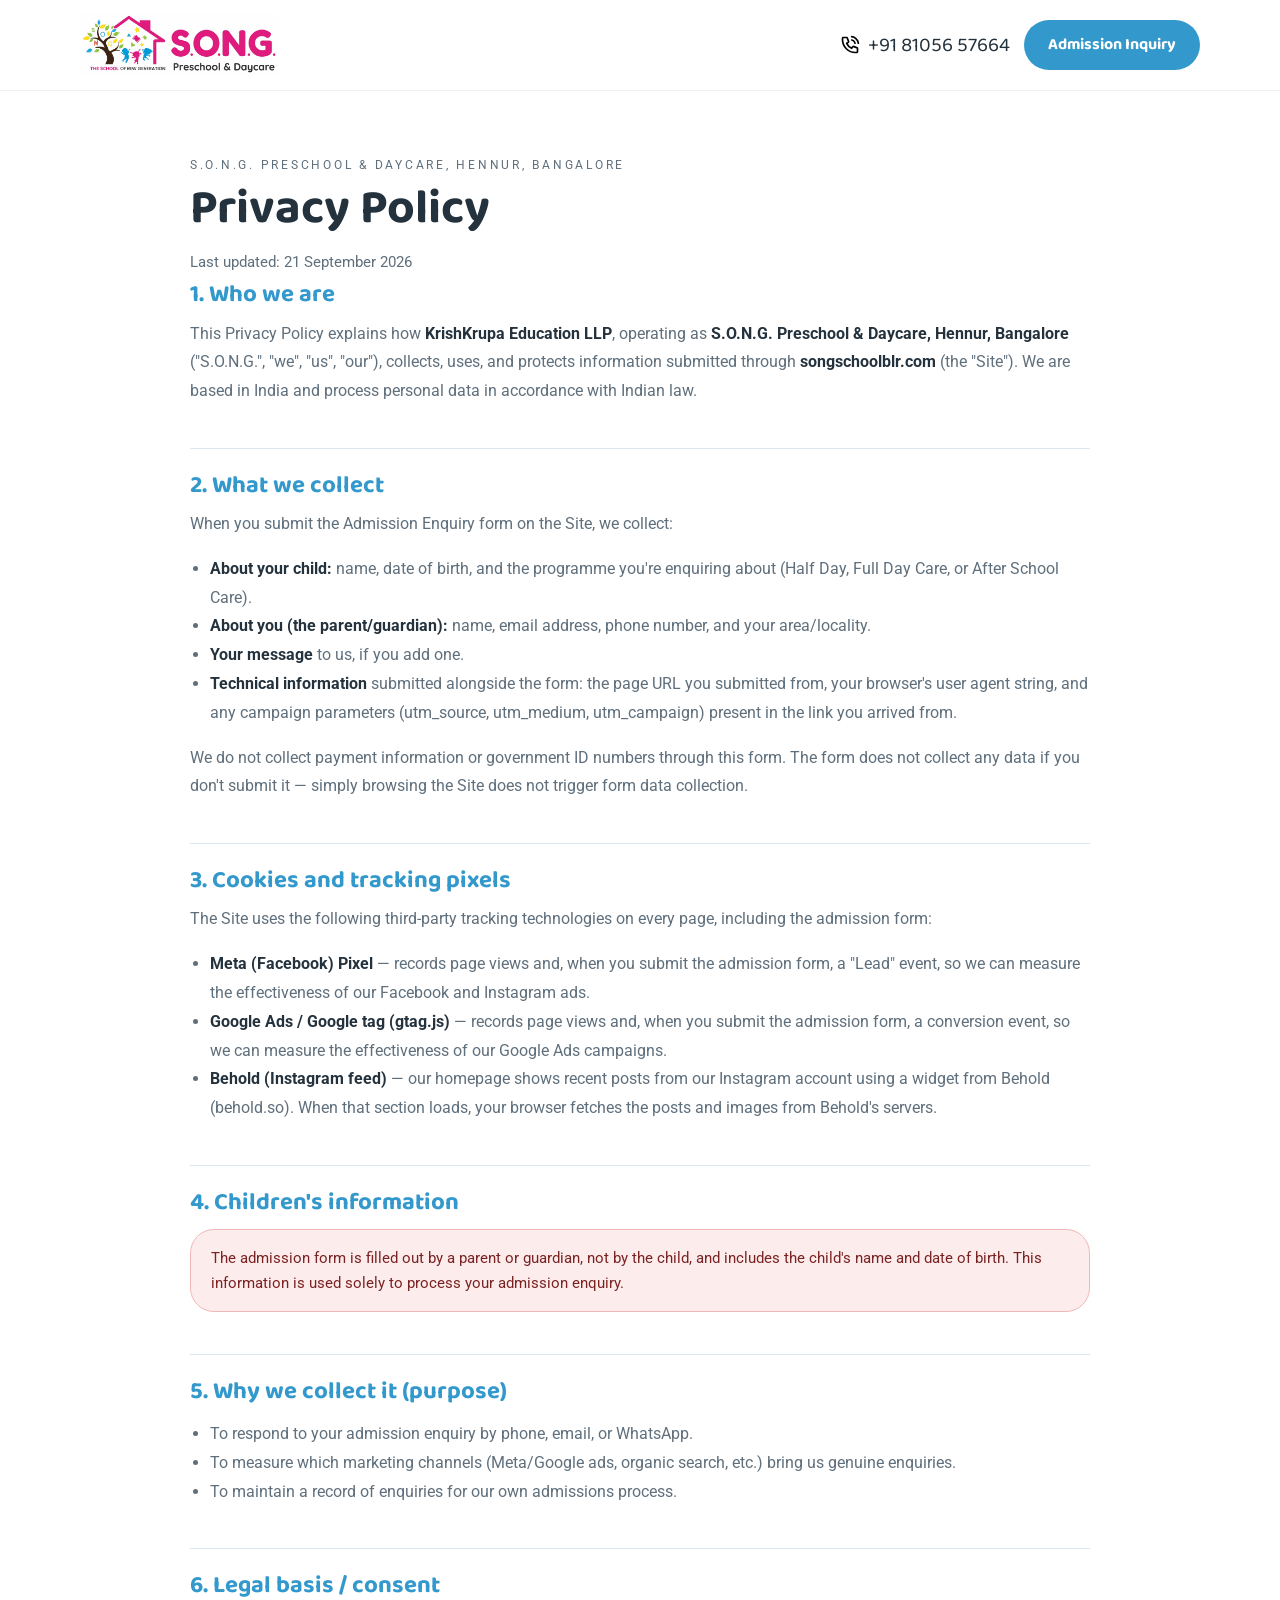
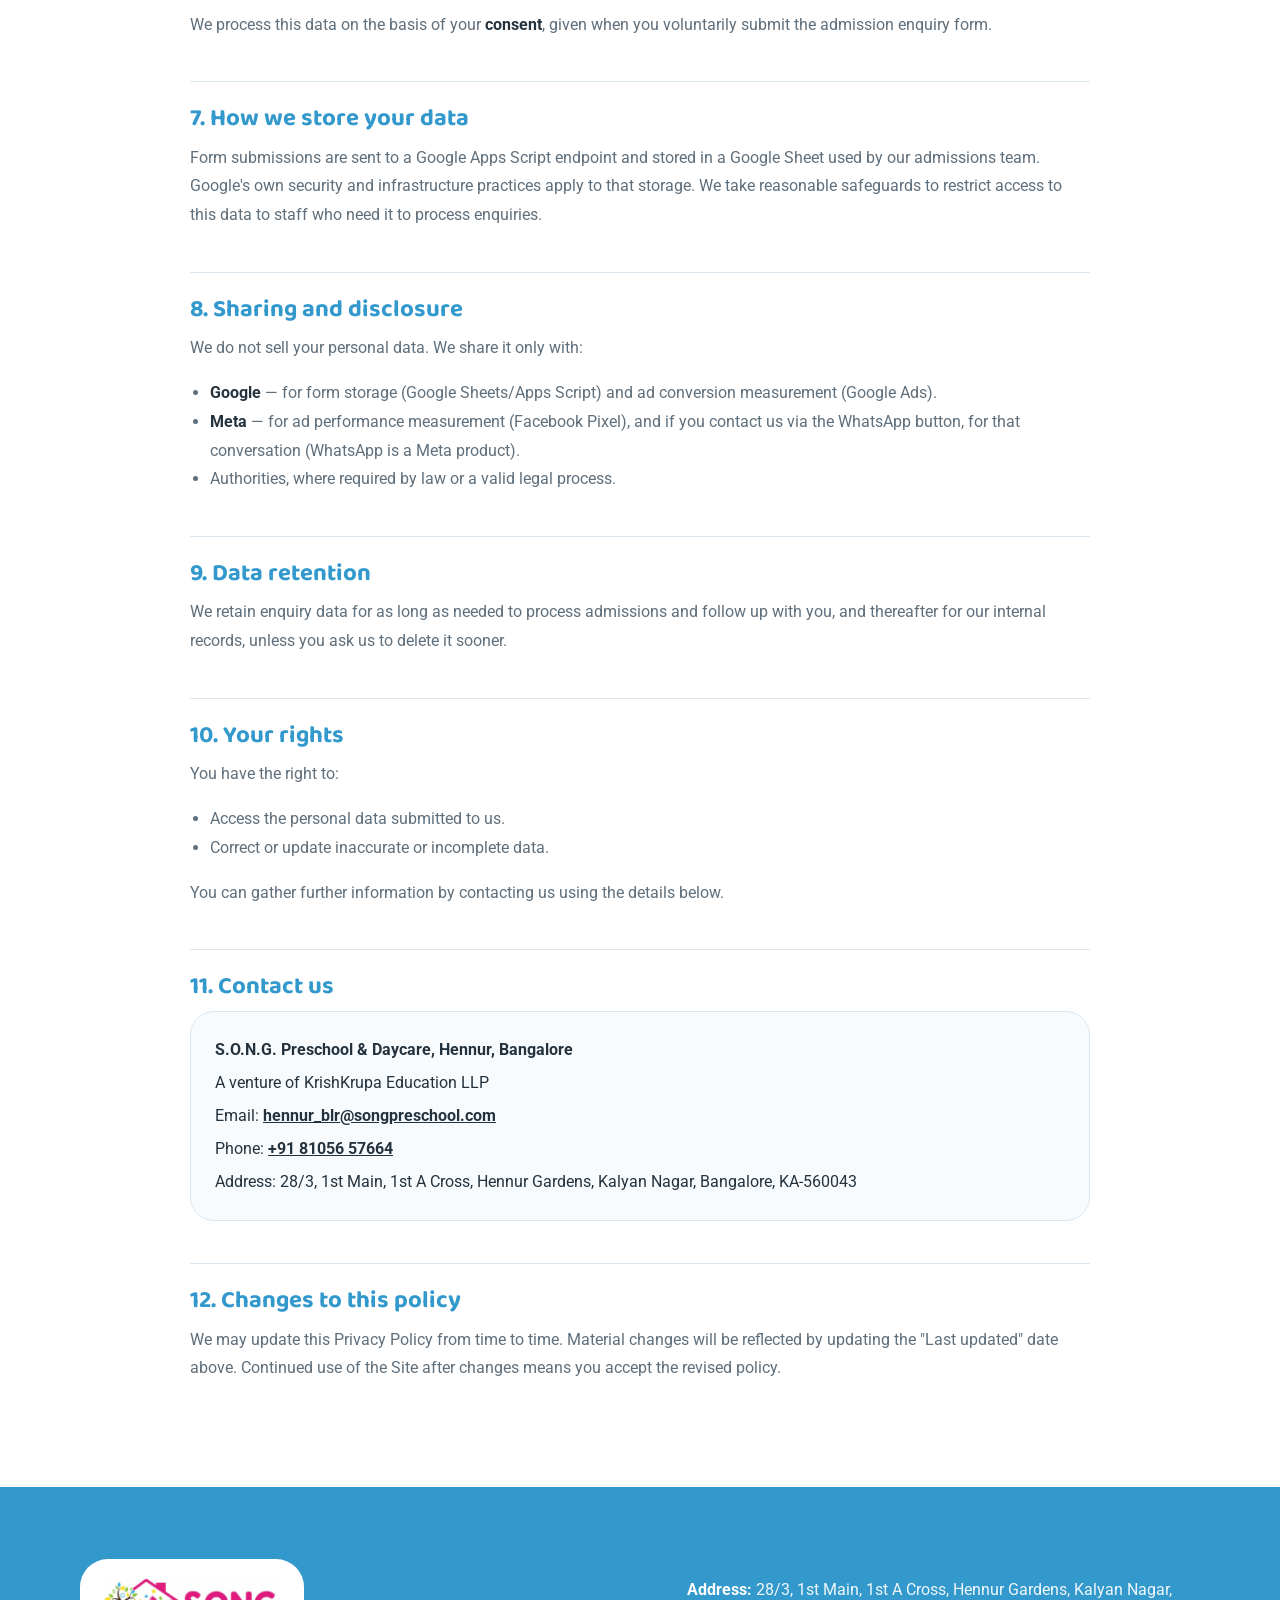
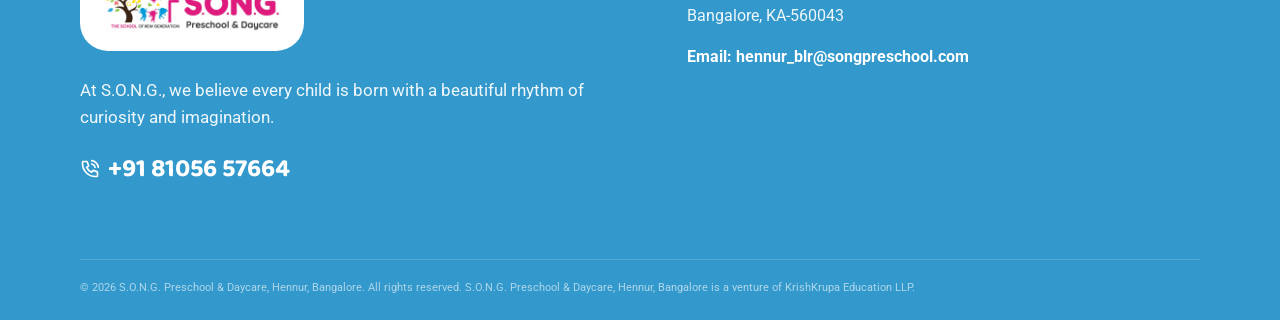
<file: privacypolicy.html>
<!DOCTYPE html>
<html lang="en">
<head>
  <meta charset="UTF-8" />
  <meta name="viewport" content="width=device-width, initial-scale=1.0" />
  <title>Privacy Policy | S.O.N.G. School of New Generation, Hennur Bangalore</title>
  <meta name="description" content="Privacy Policy for S.O.N.G. Preschool & Daycare, Hennur, Bangalore — how we collect, use, and protect information submitted through songschoolblr.com." />
  <link rel="canonical" href="https://songschoolblr.com/privacypolicy.html" />
  <meta name="robots" content="noindex, follow" />

  <link rel="preconnect" href="https://fonts.googleapis.com">
  <link rel="preconnect" href="https://fonts.gstatic.com" crossorigin>
  <link href="https://fonts.googleapis.com/css2?family=Baloo+2:wght@400;500;600;700;800&family=Roboto:wght@400;500;700&display=swap" rel="stylesheet">
  <link rel="stylesheet" href="styles.css" />

  <style>
    /* Page-specific styles for the policy content, reusing the site's tokens */
    .policy-section { padding: 64px 0 88px; background: var(--white); }
    .policy-updated { color: var(--muted); font-size: 0.95rem; margin-bottom: 8px; }
    .policy-intro-note {
      background: #fff7e6;
      border: 1px solid #f3d98b;
      border-radius: var(--radius-lg);
      padding: 18px 22px;
      color: #5a4a15;
      font-size: 0.95rem;
      margin-bottom: 40px;
    }
    .policy-body h2 {
      font-size: 1.5rem;
      color: var(--blue);
      margin-top: 42px;
      margin-bottom: 12px;
      padding-top: 24px;
      border-top: 1px solid var(--border);
    }
    .policy-body h2:first-of-type { border-top: none; padding-top: 0; margin-top: 0; }
    .policy-body p, .policy-body li {
      font-size: 1rem;
      color: var(--muted);
      line-height: 1.8;
    }
    .policy-body ul { padding-left: 20px; }
    .policy-body strong { color: var(--text); }
    .policy-contact-card {
      background: var(--bg-soft);
      border: 1px solid var(--border);
      border-radius: var(--radius-lg);
      padding: 20px 24px;
      margin-top: 10px;
    }
    .policy-contact-card p { margin: 4px 0; color: var(--text); }
    .policy-flag {
      background: #fdecec;
      border: 1px solid #f2b8b8;
      border-radius: var(--radius-lg);
      padding: 16px 20px;
      color: #7a2222;
      font-size: 0.95rem;
      margin-top: 14px;
    }
  </style>
</head>
<body>

  <header class="site-header">
    <div class="container header-inner">
      <a class="brand" href="index.html" aria-label="S.O.N.G. Preschool & Daycare home">
        <img src="assets/logo.png" alt="S.O.N.G. Preschool & Daycare" />
      </a>
      <div class="header-actions desktop-only">
        <a class="phone-link" href="tel:+918105657664">
          <img class="phone-icon" src="assets/phone-2.svg" alt="Phone" /><span>+91 81056 57664</span>
        </a>
        <a class="btn btn-primary" href="index.html#admission">Admission Inquiry</a>
      </div>
      <div class="header-actions mobile-only">
        <a class="icon-btn" href="tel:+918105657664" aria-label="Call us">📞</a>
        <a class="btn btn-primary btn-small" href="index.html#admission">Inquiry</a>
      </div>
    </div>
  </header>

  <main>
    <section class="section policy-section">
      <div class="container narrow">
        <p class="eyebrow">S.O.N.G. Preschool &amp; Daycare, Hennur, Bangalore</p>
        <h1 style="font-size: clamp(2.2rem, 4vw, 3rem);">Privacy Policy</h1>
        <p class="policy-updated">Last updated: 21 September 2026</p>

        <div class="policy-body">

          <h2>1. Who we are</h2>
          <p>
            This Privacy Policy explains how <strong>KrishKrupa Education LLP</strong>, operating
            as <strong>S.O.N.G. Preschool &amp; Daycare, Hennur, Bangalore</strong> ("S.O.N.G.",
            "we", "us", "our"), collects, uses, and protects information submitted through
            <strong>songschoolblr.com</strong> (the "Site"). We are based in India and process
            personal data in accordance with Indian law.
          </p>

          <h2>2. What we collect</h2>
          <p>When you submit the Admission Enquiry form on the Site, we collect:</p>
          <ul>
            <li><strong>About your child:</strong> name, date of birth, and the programme you're enquiring about (Half Day, Full Day Care, or After School Care).</li>
            <li><strong>About you (the parent/guardian):</strong> name, email address, phone number, and your area/locality.</li>
            <li><strong>Your message</strong> to us, if you add one.</li>
            <li><strong>Technical information</strong> submitted alongside the form: the page URL you submitted from, your browser's user agent string, and any campaign parameters (utm_source, utm_medium, utm_campaign) present in the link you arrived from.</li>
          </ul>
          <p>
            We do not collect payment information or government ID numbers through this form.
            The form does not collect any data if you don't submit it — simply browsing the Site
            does not trigger form data collection.
          </p>

          <h2>3. Cookies and tracking pixels</h2>
          <p>The Site uses the following third-party tracking technologies on every page, including the admission form:</p>
          <ul>
            <li><strong>Meta (Facebook) Pixel</strong> — records page views and, when you submit the admission form, a "Lead" event, so we can measure the effectiveness of our Facebook and Instagram ads.</li>
            <li><strong>Google Ads / Google tag (gtag.js)</strong> — records page views and, when you submit the admission form, a conversion event, so we can measure the effectiveness of our Google Ads campaigns.</li>
            <li><strong>Behold (Instagram feed)</strong> &mdash; our homepage shows recent posts from our Instagram account using a widget from Behold (behold.so). When that section loads, your browser fetches the posts and images from Behold's servers.</li>
          </ul>

          <h2>4. Children's information</h2>
          <div class="policy-flag">
            The admission form is filled out by a parent or guardian, not by the child, and
            includes the child's name and date of birth. This information is used solely to
            process your admission enquiry.
          </div>

          <h2>5. Why we collect it (purpose)</h2>
          <ul>
            <li>To respond to your admission enquiry by phone, email, or WhatsApp.</li>
            <li>To measure which marketing channels (Meta/Google ads, organic search, etc.) bring us genuine enquiries.</li>
            <li>To maintain a record of enquiries for our own admissions process.</li>
          </ul>
          
          <h2>6. Legal basis / consent</h2>
          <p>
            We process this data on the basis of your <strong>consent</strong>,
            given when you voluntarily submit the admission enquiry form.
          </p>

          <h2>7. How we store your data</h2>
          <p>
            Form submissions are sent to a Google Apps Script endpoint and stored in a Google
            Sheet used by our admissions team. Google's own security and infrastructure practices
            apply to that storage. We take reasonable safeguards to restrict access to this data
            to staff who need it to process enquiries.
          </p>

          <h2>8. Sharing and disclosure</h2>
          <p>We do not sell your personal data. We share it only with:</p>
          <ul>
            <li><strong>Google</strong> — for form storage (Google Sheets/Apps Script) and ad conversion measurement (Google Ads).</li>
            <li><strong>Meta</strong> — for ad performance measurement (Facebook Pixel), and if you contact us via the WhatsApp button, for that conversation (WhatsApp is a Meta product).</li>
            <li>Authorities, where required by law or a valid legal process.</li>
          </ul>

          <h2>9. Data retention</h2>
          <p>
            We retain enquiry data for as long as needed to process admissions and follow up with
            you, and thereafter for our internal records, unless you ask us to delete it sooner.
          </p>

          <h2>10. Your rights</h2>
          <p>You have the right to:</p>
          <ul>
            <li>Access the personal data submitted to us.</li>
            <li>Correct or update inaccurate or incomplete data.</li>
          </ul>
          <p>You can gather further information by contacting us using the details below.</p>

          <h2>11. Contact us</h2>
          <div class="policy-contact-card">
            <p><strong>S.O.N.G. Preschool &amp; Daycare, Hennur, Bangalore</strong></p>
            <p>A venture of KrishKrupa Education LLP</p>
            <p>Email: <a class="footer-map-link" href="mailto:hennur_blr@songpreschool.com">hennur_blr@songpreschool.com</a></p>
            <p>Phone: <a class="footer-map-link" href="tel:+918105657664">+91 81056 57664</a></p>
            <p>Address: 28/3, 1st Main, 1st A Cross, Hennur Gardens, Kalyan Nagar, Bangalore, KA-560043</p>
          </div>

          <h2>12. Changes to this policy</h2>
          <p>
            We may update this Privacy Policy from time to time. Material changes will be
            reflected by updating the "Last updated" date above. Continued use of the Site after
            changes means you accept the revised policy.
          </p>

        </div>
      </div>
    </section>
  </main>

  <footer class="site-footer">
    <div class="container footer-grid">
      <div>
        <div class="footer-brand-box">
          <img src="assets/logo.png" alt="S.O.N.G. Preschool & Daycare" />
        </div>
        <p class="footer-copy">
          At S.O.N.G., we believe every child is born with a beautiful rhythm of curiosity and imagination.
        </p>
        <p class="footer-phone">
          <a href="tel:+918105657664" style="display:inline-flex; align-items:center; gap:8px;">
            <img class="phone-icon" src="assets/phone.svg" alt="Phone" /><span>+91 81056 57664</span>
          </a>
        </p>
      </div>
      <div>
        <div class="footer-details">
          <p><strong>Address:</strong> 28/3, 1st Main, 1st A Cross, Hennur Gardens, Kalyan Nagar, Bangalore, KA-560043</p>
          <p><strong>Email:</strong> <a class="footer-email-link" href="mailto:hennur_blr@songpreschool.com">hennur_blr@songpreschool.com</a></p>
        </div>
      </div>
    </div>
    <div class="container footer-legal">
      <p>© 2026 S.O.N.G. Preschool &amp; Daycare, Hennur, Bangalore. All rights reserved. S.O.N.G. Preschool &amp; Daycare, Hennur, Bangalore is a venture of KrishKrupa Education LLP.</p>
    </div>
  </footer>

</body>
</html>
</file>
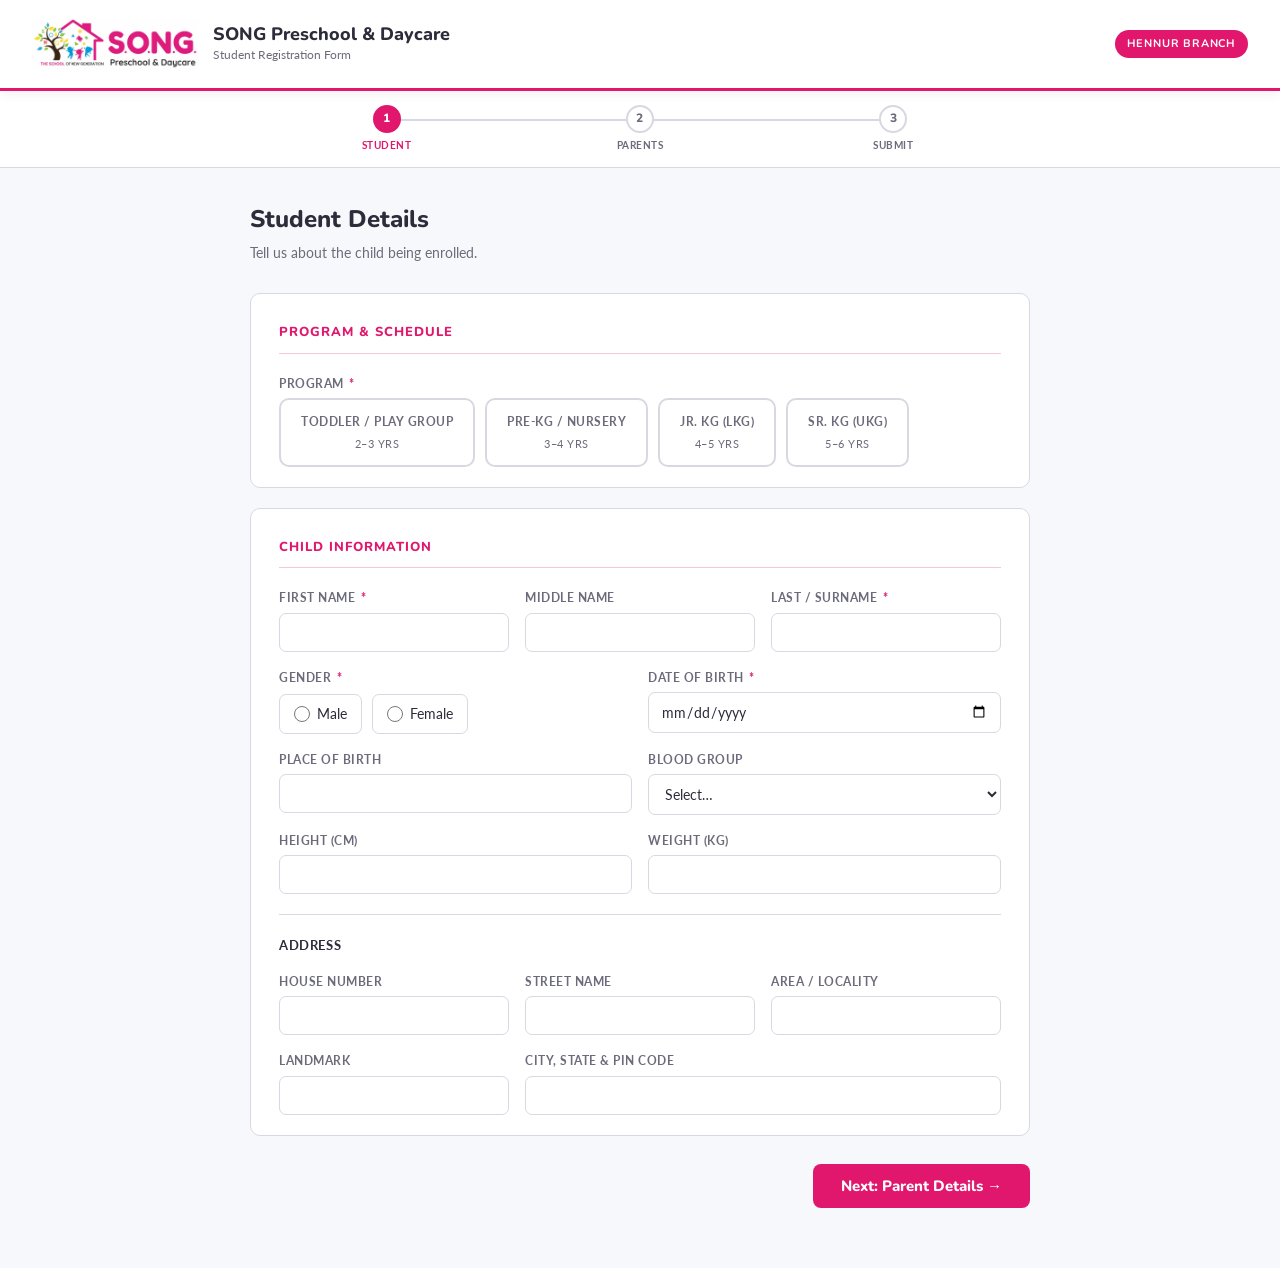
<file: song_registration_form.html>
<!DOCTYPE html>
<html lang="en">
<head>
  <meta charset="UTF-8" />
  <meta name="viewport" content="width=device-width, initial-scale=1.0" />
  <title>Student Registration Form – SONG Preschool Hennur</title>
  <link href="https://fonts.googleapis.com/css2?family=Nunito:wght@400;600;700;800&family=Lato:wght@400;700&display=swap" rel="stylesheet" />
  <style>
    :root {
      --pink:       #E0176C;
      --pink-light: #FDE8F2;
      --pink-mid:   #F9C6DE;
      --teal:       #1A7A8A;
      --teal-light: #E6F5F7;
      --charcoal:   #2C2C3A;
      --mid:        #6B6B7B;
      --border:     #D8D8E2;
      --bg:         #F7F8FC;
      --white:      #FFFFFF;
      --error:      #D93025;
      --success:    #1A7A8A;
      --radius:     10px;
    }

    *, *::before, *::after { box-sizing: border-box; margin: 0; padding: 0; }

    body {
      font-family: 'Lato', sans-serif;
      background: var(--bg);
      color: var(--charcoal);
      font-size: 15px;
      line-height: 1.6;
    }

    /* ── Header ── */
    .header {
      background: var(--white);
      border-bottom: 3px solid var(--pink);
      padding: 18px 32px;
      display: flex;
      align-items: center;
      gap: 20px;
      position: sticky;
      top: 0;
      z-index: 100;
      box-shadow: 0 2px 12px rgba(0,0,0,.07);
    }
    .header-logo {
      display: flex;
      align-items: center;
      gap: 14px;
    }
    .logo-mark {
      width: 52px; height: 52px;
      background: var(--pink);
      border-radius: 12px;
      display: grid; place-items: center;
      font-family: 'Nunito', sans-serif;
      font-weight: 800; font-size: 20px;
      color: var(--white);
      letter-spacing: -1px;
      flex-shrink: 0;
    }
    .header-text h1 {
      font-family: 'Nunito', sans-serif;
      font-weight: 800; font-size: 18px;
      color: var(--charcoal);
      line-height: 1.2;
    }
    .header-text p {
      font-size: 12px; color: var(--mid);
    }
    .branch-badge {
      margin-left: auto;
      background: var(--pink);
      color: var(--white);
      font-family: 'Nunito', sans-serif;
      font-weight: 700; font-size: 11px;
      letter-spacing: .8px;
      text-transform: uppercase;
      padding: 5px 12px;
      border-radius: 20px;
    }

    /* ── Progress Bar ── */
    .progress-wrap {
      background: var(--white);
      border-bottom: 1px solid var(--border);
      padding: 14px 32px;
    }
    .progress-steps {
      display: flex;
      gap: 0;
      max-width: 760px;
      margin: 0 auto;
    }
    .step {
      flex: 1;
      display: flex;
      flex-direction: column;
      align-items: center;
      position: relative;
      cursor: pointer;
    }
    .step:not(:last-child)::after {
      content: '';
      position: absolute;
      top: 14px; left: 50%;
      width: 100%; height: 2px;
      background: var(--border);
      z-index: 0;
      transition: background .3s;
    }
    .step.completed:not(:last-child)::after { background: var(--pink); }
    .step-num {
      width: 28px; height: 28px;
      border-radius: 50%;
      border: 2px solid var(--border);
      background: var(--white);
      font-family: 'Nunito', sans-serif;
      font-weight: 800; font-size: 12px;
      display: grid; place-items: center;
      color: var(--mid);
      position: relative; z-index: 1;
      transition: all .3s;
    }
    .step.active .step-num  { border-color: var(--pink); background: var(--pink); color: var(--white); }
    .step.completed .step-num { border-color: var(--pink); background: var(--pink); color: var(--white); }
    .step-label {
      font-size: 10px; font-weight: 700;
      color: var(--mid); margin-top: 4px;
      text-align: center; text-transform: uppercase;
      letter-spacing: .5px;
      transition: color .3s;
    }
    .step.active .step-label  { color: var(--pink); }
    .step.completed .step-label { color: var(--pink); }

    /* ── Main Container ── */
    .container {
      max-width: 820px;
      margin: 32px auto 60px;
      padding: 0 20px;
    }

    /* ── Panels ── */
    .panel {
      display: none;
      animation: fadeIn .3s ease;
    }
    .panel.active { display: block; }
    @keyframes fadeIn { from { opacity: 0; transform: translateY(8px); } to { opacity: 1; transform: none; } }

    .panel-header {
      margin-bottom: 28px;
    }
    .panel-header h2 {
      font-family: 'Nunito', sans-serif;
      font-weight: 800; font-size: 24px;
      color: var(--charcoal);
    }
    .panel-header p {
      color: var(--mid); font-size: 14px; margin-top: 4px;
    }

    /* ── Cards ── */
    .card {
      background: var(--white);
      border: 1px solid var(--border);
      border-radius: var(--radius);
      padding: 28px 28px 20px;
      margin-bottom: 20px;
    }
    .card-title {
      font-family: 'Nunito', sans-serif;
      font-weight: 800; font-size: 13px;
      text-transform: uppercase;
      letter-spacing: 1px;
      color: var(--pink);
      margin-bottom: 20px;
      padding-bottom: 10px;
      border-bottom: 1px solid var(--pink-mid);
    }

    /* ── Photo Upload ── */
    .photo-row {
      display: flex;
      gap: 24px;
      align-items: flex-start;
      margin-bottom: 24px;
    }
    .photo-boxes {
      display: flex; gap: 16px;
    }
    .photo-box {
      display: flex; flex-direction: column; align-items: center; gap: 8px;
    }
    .photo-upload {
      width: 100px; height: 120px;
      border: 2px dashed var(--border);
      border-radius: 8px;
      display: flex; flex-direction: column;
      align-items: center; justify-content: center;
      cursor: pointer; gap: 6px;
      background: var(--bg);
      transition: border-color .2s, background .2s;
      position: relative; overflow: hidden;
    }
    .photo-upload:hover { border-color: var(--pink); background: var(--pink-light); }
    .photo-upload input[type=file] {
      position: absolute; inset: 0; opacity: 0; cursor: pointer;
    }
    .photo-upload svg { opacity: .4; }
    .photo-upload span { font-size: 10px; color: var(--mid); text-align: center; padding: 0 4px; }
    .photo-label { font-size: 11px; font-weight: 700; color: var(--mid); text-align: center; }
    .photo-preview {
      width: 100%; height: 100%; object-fit: cover;
      position: absolute; top: 0; left: 0;
      display: none;
    }

    /* ── Form Grid ── */
    .grid-3 { display: grid; grid-template-columns: 1fr 1fr 1fr; gap: 16px; }
    .grid-2 { display: grid; grid-template-columns: 1fr 1fr; gap: 16px; }
    .grid-1 { display: grid; grid-template-columns: 1fr; gap: 16px; }
    .col-span-2 { grid-column: span 2; }
    .col-span-3 { grid-column: span 3; }

    /* ── Fields ── */
    .field { display: flex; flex-direction: column; gap: 5px; }
    .field label {
      font-size: 12px; font-weight: 700;
      color: var(--mid); text-transform: uppercase;
      letter-spacing: .5px;
    }
    .field label .req { color: var(--pink); margin-left: 2px; }
    .field input, .field select, .field textarea {
      border: 1.5px solid var(--border);
      border-radius: 7px;
      padding: 10px 12px;
      font-family: 'Lato', sans-serif;
      font-size: 14px;
      color: var(--charcoal);
      background: var(--white);
      transition: border-color .2s, box-shadow .2s;
      outline: none;
    }
    .field input:focus, .field select:focus, .field textarea:focus {
      border-color: var(--pink);
      box-shadow: 0 0 0 3px var(--pink-light);
    }
    .field input.error { border-color: var(--error); }
    .field textarea { resize: vertical; min-height: 80px; }
    .field .hint { font-size: 11px; color: var(--mid); }

    /* ── Radio / Checkbox groups ── */
    .radio-group, .check-group {
      display: flex; flex-wrap: wrap; gap: 10px; margin-top: 2px;
    }
    .radio-group label, .check-group label {
      display: flex; align-items: center; gap: 7px;
      font-size: 14px; font-weight: 400;
      color: var(--charcoal);
      text-transform: none; letter-spacing: 0;
      cursor: pointer;
      padding: 8px 14px;
      border: 1.5px solid var(--border);
      border-radius: 7px;
      transition: all .2s;
      user-select: none;
    }
    .radio-group label:hover, .check-group label:hover {
      border-color: var(--pink); background: var(--pink-light);
    }
    .radio-group input[type=radio],
    .check-group input[type=checkbox] {
      accent-color: var(--pink);
      width: 16px; height: 16px;
      cursor: pointer;
    }
    .radio-group label:has(input:checked),
    .check-group label:has(input:checked) {
      border-color: var(--pink); background: var(--pink-light);
      font-weight: 700;
    }

    /* ── Program selector ── */
    .program-grid {
      display: flex; flex-wrap: wrap; gap: 10px;
    }
    .prog-opt {
      display: flex; flex-direction: column; align-items: center; gap: 4px;
      padding: 12px 20px;
      border: 2px solid var(--border);
      border-radius: 10px;
      cursor: pointer;
      transition: all .2s;
      font-weight: 700; font-size: 13px; color: var(--mid);
    }
    .prog-opt input { display: none; }
    .prog-opt span { font-size: 11px; font-weight: 400; color: var(--mid); }
    .prog-opt:has(input:checked) {
      border-color: var(--pink); background: var(--pink-light);
      color: var(--pink);
    }
    .prog-opt:hover { border-color: var(--pink); background: var(--pink-light); }

    /* ── Siblings table ── */
    .sibling-table { width: 100%; border-collapse: collapse; margin-top: 12px; }
    .sibling-table th {
      background: var(--bg); border: 1px solid var(--border);
      font-size: 11px; font-weight: 700; text-transform: uppercase;
      letter-spacing: .5px; color: var(--mid);
      padding: 8px 10px; text-align: left;
    }
    .sibling-table td { border: 1px solid var(--border); padding: 0; }
    .sibling-table td input, .sibling-table td select {
      border: none; padding: 9px 10px; width: 100%;
      font-size: 13px; background: transparent; outline: none;
    }
    .add-sibling {
      margin-top: 10px;
      background: none; border: 1.5px dashed var(--border);
      border-radius: 7px; padding: 8px 16px;
      font-size: 13px; color: var(--mid); cursor: pointer;
      font-family: 'Lato', sans-serif;
      transition: all .2s;
    }
    .add-sibling:hover { border-color: var(--pink); color: var(--pink); background: var(--pink-light); }

    /* ── Documents checklist ── */
    .doc-list { list-style: none; display: flex; flex-direction: column; gap: 10px; }
    .doc-list li {
      display: flex; align-items: center; gap: 12px;
      padding: 12px 14px; border: 1.5px solid var(--border);
      border-radius: 8px; font-size: 14px;
      transition: all .2s;
    }
    .doc-list li:has(input:checked) {
      border-color: var(--teal); background: var(--teal-light);
    }
    .doc-list input[type=checkbox] {
      accent-color: var(--teal);
      width: 18px; height: 18px; flex-shrink: 0; cursor: pointer;
    }

    /* ── Fees table ── */
    .fees-table { width: 100%; border-collapse: collapse; margin-top: 4px; }
    .fees-table th {
      background: var(--pink); color: var(--white);
      font-weight: 700; font-size: 13px;
      padding: 10px 14px; text-align: left;
    }
    .fees-table td {
      border-bottom: 1px solid var(--border);
      padding: 10px 14px; font-size: 14px;
    }
    .fees-table td input {
      border: 1.5px solid var(--border); border-radius: 6px;
      padding: 6px 10px; font-size: 14px; width: 140px;
      font-family: 'Lato', sans-serif; outline: none;
      text-align: right;
    }
    .fees-table td input:focus { border-color: var(--pink); }
    .fees-table .total-row td { font-weight: 700; background: var(--bg); }
    #total-display { font-weight: 700; color: var(--pink); font-size: 16px; }

    /* ── Declaration ── */
    .declaration-box {
      background: var(--teal-light);
      border: 1px solid var(--teal);
      border-radius: var(--radius);
      padding: 20px 24px;
      font-size: 14px; line-height: 1.7;
      margin-bottom: 20px;
    }
    .declaration-box p { color: var(--charcoal); }

    /* ── Navigation ── */
    .nav-row {
      display: flex; justify-content: space-between; align-items: center;
      margin-top: 28px;
    }
    .btn {
      font-family: 'Nunito', sans-serif;
      font-weight: 800; font-size: 15px;
      padding: 12px 28px; border-radius: 8px;
      cursor: pointer; border: none;
      transition: all .2s;
    }
    .btn-primary {
      background: var(--pink); color: var(--white);
    }
    .btn-primary:hover { background: #c01260; transform: translateY(-1px); box-shadow: 0 4px 14px rgba(224,23,108,.3); }
    .btn-secondary {
      background: var(--white); color: var(--mid);
      border: 1.5px solid var(--border);
    }
    .btn-secondary:hover { border-color: var(--mid); color: var(--charcoal); }
    .btn-success {
      background: var(--teal); color: var(--white);
    }
    .btn-success:hover { background: #155f6e; }

    /* ── Success screen ── */
    .success-screen {
      text-align: center; padding: 60px 20px;
    }
    .success-icon {
      width: 80px; height: 80px;
      background: var(--teal-light);
      border: 3px solid var(--teal);
      border-radius: 50%;
      display: inline-grid; place-items: center;
      margin-bottom: 24px;
    }
    .success-screen h2 {
      font-family: 'Nunito', sans-serif;
      font-weight: 800; font-size: 28px;
      color: var(--charcoal); margin-bottom: 10px;
    }
    .success-screen p { color: var(--mid); max-width: 420px; margin: 0 auto 24px; }

    /* ── Same-as-above toggle ── */
    .same-above {
      display: flex; align-items: center; gap: 8px;
      font-size: 13px; color: var(--mid);
      margin-bottom: 16px; cursor: pointer;
    }
    .same-above input { accent-color: var(--pink); cursor: pointer; }

    /* ── Responsive ── */
    @media (max-width: 640px) {
      .header { padding: 14px 16px; }
      .progress-wrap { padding: 12px 16px; }
      .container { padding: 0 12px; }
      .card { padding: 20px 16px; }
      .grid-3 { grid-template-columns: 1fr; }
      .grid-2 { grid-template-columns: 1fr; }
      .col-span-2 { grid-column: span 1; }
      .col-span-3 { grid-column: span 1; }
      .photo-row { flex-direction: column; }
      .branch-badge { display: none; }
      .step-label { display: none; }
    }

    /* ── Section heading ── */
    .section-heading {
      font-weight: 700;
      font-size: 13px;
      color: var(--charcoal);
      text-transform: uppercase;
      letter-spacing: .6px;
      margin-bottom: 14px;
    }

    /* ── Utility ── */
    .mt-4 { margin-top: 16px; }
    .text-small { font-size: 12px; color: var(--mid); }
    .divider { border: none; border-top: 1px solid var(--border); margin: 20px 0; }
  </style>
</head>
<body>

<!-- Header -->
<header class="header">
  <div class="header-logo">
    <img src="assets/logo.png" alt="SONG Preschool & Daycare" style="height:52px;width:auto;" />
    <div class="header-text">
      <h1>SONG Preschool &amp; Daycare</h1>
      <p>Student Registration Form</p>
    </div>
  </div>
  <span class="branch-badge">Hennur Branch</span>
</header>

<!-- Progress -->
<div class="progress-wrap">
  <div class="progress-steps">
    <div class="step active" data-step="1">
      <div class="step-num">1</div>
      <div class="step-label">Student</div>
    </div>
    <div class="step" data-step="2">
      <div class="step-num">2</div>
      <div class="step-label">Parents</div>
    </div>
    <div class="step" data-step="3">
      <div class="step-num">3</div>
      <div class="step-label">Submit</div>
    </div>
  </div>
</div>

<!-- Main -->
<main class="container">

  <!-- ════════ PANEL 1: Student Details ════════ -->
  <div class="panel active" id="panel-1">
    <div class="panel-header">
      <h2>Student Details</h2>
      <p>Tell us about the child being enrolled.</p>
    </div>

    <!-- Program -->
    <div class="card">
      <div class="card-title">Program &amp; Schedule</div>
      <div class="field">
        <label>Program <span class="req">*</span></label>
        <div class="program-grid">
          <label class="prog-opt"><input type="radio" name="program" value="Play Group" required> Toddler / Play Group <span>2–3 yrs</span></label>
          <label class="prog-opt"><input type="radio" name="program" value="Nursery"> Pre-KG / Nursery <span>3–4 yrs</span></label>
          <label class="prog-opt"><input type="radio" name="program" value="Jr. KG"> Jr. KG (LKG) <span>4–5 yrs</span></label>
          <label class="prog-opt"><input type="radio" name="program" value="Sr. KG"> Sr. KG (UKG) <span>5–6 yrs</span></label>
        </div>
      </div>
    </div>

    <!-- Child Info -->
    <div class="card">
      <div class="card-title">Child Information</div>
      <div class="grid-3">
        <div class="field">
          <label>First Name <span class="req">*</span></label>
          <input type="text" name="student_first" required />
        </div>
        <div class="field">
          <label>Middle Name</label>
          <input type="text" name="student_middle" />
        </div>
        <div class="field">
          <label>Last / Surname <span class="req">*</span></label>
          <input type="text" name="student_last" required />
        </div>
      </div>

      <div class="grid-2 mt-4">
        <div class="field">
          <label>Gender <span class="req">*</span></label>
          <div class="radio-group">
            <label><input type="radio" name="gender" value="Male" required /> Male</label>
            <label><input type="radio" name="gender" value="Female" /> Female</label>
          </div>
        </div>
        <div class="field">
          <label>Date of Birth <span class="req">*</span></label>
          <input type="date" name="dob" required />
        </div>
        <div class="field">
          <label>Place of Birth</label>
          <input type="text" name="place_of_birth" />
        </div>
        <div class="field">
          <label>Blood Group</label>
          <select name="blood_group">
            <option value="">Select…</option>
            <option>A+</option><option>A−</option>
            <option>B+</option><option>B−</option>
            <option>AB+</option><option>AB−</option>
            <option>O+</option><option>O−</option>
          </select>
        </div>
        <div class="field">
          <label>Height (cm)</label>
          <input type="number" name="height" min="30" max="200" inputmode="numeric" />
        </div>
        <div class="field">
          <label>Weight (kg)</label>
          <input type="number" name="weight" min="1" max="200" step="0.1" inputmode="numeric" />
        </div>
      </div>

      <hr class="divider" />
      <p class="section-heading">Address</p>
      <div class="grid-3 mt-4">
        <div class="field">
          <label>House Number</label>
          <input type="text" name="addr_house" />
        </div>
        <div class="field">
          <label>Street Name</label>
          <input type="text" name="addr_street" />
        </div>
        <div class="field">
          <label>Area / Locality</label>
          <input type="text" name="addr_area" />
        </div>
        <div class="field">
          <label>Landmark</label>
          <input type="text" name="addr_landmark" />
        </div>
        <div class="field col-span-2">
          <label>City, State &amp; Pin Code</label>
          <input type="text" name="addr_city" />
        </div>
      </div>
    </div>

    <div class="nav-row">
      <span></span>
      <button class="btn btn-primary" onclick="goTo(2)">Next: Parent Details →</button>
    </div>
  </div>

  <!-- ════════ PANEL 2: Parent Details ════════ -->
  <div class="panel" id="panel-2">
    <div class="panel-header">
      <h2>Parent Details</h2>
      <p>Contact and employment information for both parents.</p>
    </div>

    <!-- Mother -->
    <div class="card">
      <div class="card-title">Mother</div>
      <div class="grid-3">
        <div class="field">
          <label>First Name <span class="req">*</span></label>
          <input type="text" name="mom_first" />
        </div>
        <div class="field">
          <label>Middle Name</label>
          <input type="text" name="mom_middle" />
        </div>
        <div class="field">
          <label>Last / Surname</label>
          <input type="text" name="mom_last" />
        </div>
      </div>

      <hr class="divider" />
      <label class="same-above">
        <input type="checkbox" id="mom-same" onchange="toggleSame('mom')" />
        Same address as student
      </label>
      <div id="mom-addr">
        <div class="grid-3">
          <div class="field">
            <label>House Number</label>
            <input type="text" name="mom_addr_house" />
          </div>
          <div class="field">
            <label>Street Name</label>
            <input type="text" name="mom_addr_street" />
          </div>
          <div class="field">
            <label>Area</label>
            <input type="text" name="mom_addr_area" />
          </div>
          <div class="field">
            <label>Landmark</label>
            <input type="text" name="mom_addr_landmark" />
          </div>
          <div class="field">
            <label>City, State</label>
            <input type="text" name="mom_addr_city" />
          </div>
          <div class="field">
            <label>Pin Code</label>
            <input type="text" name="mom_addr_pin" maxlength="6" />
          </div>
        </div>
      </div>

      <div class="grid-2 mt-4">
        <div class="field">
          <label>Mobile Number <span class="req">*</span></label>
          <input type="tel" name="mom_mobile" pattern="[6-9][0-9]{9}" maxlength="10" inputmode="numeric" oninput="this.value=this.value.replace(/[^0-9]/g,'')" />
        </div>
        <div class="field">
          <label>Email</label>
          <input type="email" name="mom_email" pattern="[a-zA-Z0-9._%+\-]+@[a-zA-Z0-9.\-]+\.[a-zA-Z]{2,}" />
        </div>
      </div>

      <hr class="divider" />
      <p class="section-heading">Employment Details</p>
      <div class="grid-2">
        <div class="field">
          <label>Qualification</label>
          <input type="text" name="mom_qual" />
        </div>
        <div class="field">
          <label>Occupation</label>
          <input type="text" name="mom_occ" />
        </div>
        <div class="field">
          <label>Company Name</label>
          <input type="text" name="mom_company" />
        </div>
        <div class="field">
          <label>Designation</label>
          <input type="text" name="mom_desig" />
        </div>
        <div class="field col-span-2">
          <label>Company Address</label>
          <input type="text" name="mom_company_addr" />
        </div>
        <div class="field">
          <label>Work Contact No.</label>
          <input type="tel" name="mom_work_phone" pattern="[6-9][0-9]{9}" maxlength="10" inputmode="numeric" oninput="this.value=this.value.replace(/[^0-9]/g,'')" />
        </div>
        <div class="field">
          <label>Work Email</label>
          <input type="email" name="mom_work_email" pattern="[a-zA-Z0-9._%+\-]+@[a-zA-Z0-9.\-]+\.[a-zA-Z]{2,}" />
        </div>
      </div>
    </div>

    <!-- Father -->
    <div class="card">
      <div class="card-title">Father</div>
      <div class="grid-3">
        <div class="field">
          <label>First Name <span class="req">*</span></label>
          <input type="text" name="dad_first" />
        </div>
        <div class="field">
          <label>Middle Name</label>
          <input type="text" name="dad_middle" />
        </div>
        <div class="field">
          <label>Last / Surname</label>
          <input type="text" name="dad_last" />
        </div>
      </div>

      <hr class="divider" />
      <label class="same-above">
        <input type="checkbox" id="dad-same" onchange="toggleSame('dad')" />
        Same address as student
      </label>
      <div id="dad-addr">
        <div class="grid-3">
          <div class="field">
            <label>House Number</label>
            <input type="text" name="dad_addr_house" />
          </div>
          <div class="field">
            <label>Street Name</label>
            <input type="text" name="dad_addr_street" />
          </div>
          <div class="field">
            <label>Area</label>
            <input type="text" name="dad_addr_area" />
          </div>
          <div class="field">
            <label>Landmark</label>
            <input type="text" name="dad_addr_landmark" />
          </div>
          <div class="field">
            <label>City, State</label>
            <input type="text" name="dad_addr_city" />
          </div>
          <div class="field">
            <label>Pin Code</label>
            <input type="text" name="dad_addr_pin" maxlength="6" />
          </div>
        </div>
      </div>

      <div class="grid-2 mt-4">
        <div class="field">
          <label>Mobile Number <span class="req">*</span></label>
          <input type="tel" name="dad_mobile" pattern="[6-9][0-9]{9}" maxlength="10" inputmode="numeric" oninput="this.value=this.value.replace(/[^0-9]/g,'')" />
        </div>
        <div class="field">
          <label>Email</label>
          <input type="email" name="dad_email" pattern="[a-zA-Z0-9._%+\-]+@[a-zA-Z0-9.\-]+\.[a-zA-Z]{2,}" />
        </div>
      </div>

      <hr class="divider" />
      <p class="section-heading">Employment Details</p>
      <div class="grid-2">
        <div class="field">
          <label>Qualification</label>
          <input type="text" name="dad_qual" />
        </div>
        <div class="field">
          <label>Occupation</label>
          <input type="text" name="dad_occ" />
        </div>
        <div class="field">
          <label>Company Name</label>
          <input type="text" name="dad_company" />
        </div>
        <div class="field">
          <label>Designation</label>
          <input type="text" name="dad_desig" />
        </div>
        <div class="field col-span-2">
          <label>Company Address</label>
          <input type="text" name="dad_company_addr" />
        </div>
        <div class="field">
          <label>Work Contact No.</label>
          <input type="tel" name="dad_work_phone" pattern="[6-9][0-9]{9}" maxlength="10" inputmode="numeric" oninput="this.value=this.value.replace(/[^0-9]/g,'')" />
        </div>
        <div class="field">
          <label>Work Email</label>
          <input type="email" name="dad_work_email" pattern="[a-zA-Z0-9._%+\-]+@[a-zA-Z0-9.\-]+\.[a-zA-Z]{2,}" />
        </div>
      </div>
    </div>

    <!-- Emergency -->
    <div class="card">
      <div class="card-title">Guardian / Emergency Contact</div>
      <div class="grid-3">
        <div class="field">
          <label>Relation to Student</label>
          <input type="text" name="emg_relation" />
        </div>
        <div class="field">
          <label>Full Name</label>
          <input type="text" name="emg_name" />
        </div>
        <div class="field">
          <label>Contact Number</label>
          <input type="tel" name="emg_phone" pattern="[6-9][0-9]{9}" maxlength="10" inputmode="numeric" oninput="this.value=this.value.replace(/[^0-9]/g,'')" />
        </div>
      </div>
    </div>

    <div class="nav-row">
      <button class="btn btn-secondary" onclick="goTo(1)">← Back</button>
      <button class="btn btn-primary" onclick="goTo(3)">Next: Additional Info →</button>
    </div>
  </div>

  <!-- ════════ PANEL 3: Siblings & Health ════════ -->
  <div class="panel" id="panel-3">
    <div class="panel-header">
      <h2>Additional Information</h2>
      <p>Add sibling information if applicable.</p>
    </div>

    <!-- Siblings -->
    <div class="card">
      <div class="card-title">Siblings (if any)</div>
      <table class="sibling-table" id="sibling-table">
        <thead>
          <tr>
            <th>Name</th>
            <th>Gender</th>
            <th>DOB</th>
            <th>Current School</th>
            <th>Grade</th>
            <th>SONG Alum?</th>
          </tr>
        </thead>
        <tbody id="sibling-rows">
          <tr>
            <td><input type="text" name="sib1_name" /></td>
            <td><select name="sib1_gender"><option value="">—</option><option>Male</option><option>Female</option></select></td>
            <td><input type="date" name="sib1_dob" /></td>
            <td><input type="text" name="sib1_school" /></td>
            <td><input type="text" name="sib1_grade" /></td>
            <td><select name="sib1_alum"><option value="">—</option><option>Yes</option><option>No</option></select></td>
          </tr>
        </tbody>
      </table>
      <button class="add-sibling" type="button" onclick="addSibling()">+ Add another sibling</button>
    </div>

    <div class="nav-row">
      <button class="btn btn-secondary" onclick="goTo(2)">← Back</button>
      <button class="btn btn-success" onclick="submitForm()">Submit Registration ✓</button>
    </div>
  </div>

  <!-- ════════ SUCCESS ════════ -->
  <div class="panel" id="panel-success">
    <div class="success-screen">
      <div class="success-icon">
        <svg width="36" height="36" viewBox="0 0 24 24" fill="none" stroke="#1A7A8A" stroke-width="2.5" stroke-linecap="round" stroke-linejoin="round">
          <polyline points="20 6 9 17 4 12"></polyline>
        </svg>
      </div>
      <h2>Registration Submitted!</h2>
      <p>Thank you for registering with SONG Preschool, Hennur Branch. We'll review your details and be in touch soon.</p>
      <p class="text-small">Questions? Call us at <strong>+91 8105657664</strong> or email <strong>hennur_blr@songpreschool.com</strong></p>
      <br />
      <button class="btn btn-primary" onclick="window.print()">🖨 Print a Copy</button>
    </div>
  </div>

</main>

<script>
  let currentPanel = 1;

  function goTo(n) {
    document.getElementById('panel-' + currentPanel).classList.remove('active');
    if (n === 'success') {
      document.getElementById('panel-success').classList.add('active');
    } else {
      document.getElementById('panel-' + n).classList.add('active');
    }

    // Update progress steps
    document.querySelectorAll('.step').forEach(s => {
      const num = parseInt(s.dataset.step);
      s.classList.remove('active', 'completed');
      if (typeof n === 'number') {
        if (num === n) s.classList.add('active');
        if (num < n) s.classList.add('completed');
      }
    });

    currentPanel = n;
    window.scrollTo({ top: 0, behavior: 'smooth' });
  }

  function previewPhoto(input, previewId) {
    const preview = document.getElementById(previewId);
    if (input.files && input.files[0]) {
      const reader = new FileReader();
      reader.onload = e => {
        preview.src = e.target.result;
        preview.style.display = 'block';
        preview.parentElement.querySelector('svg').style.display = 'none';
        preview.parentElement.querySelector('span').style.display = 'none';
      };
      reader.readAsDataURL(input.files[0]);
    }
  }

  function toggleSame(parent) {
    const cb = document.getElementById(parent + '-same');
    const block = document.getElementById(parent + '-addr');
    block.style.display = cb.checked ? 'none' : 'block';
  }

  let siblingCount = 1;
  function addSibling() {
    siblingCount++;
    const tbody = document.getElementById('sibling-rows');
    const tr = document.createElement('tr');
    tr.innerHTML = `
      <td><input type="text" name="sib${siblingCount}_name" /></td>
      <td><select name="sib${siblingCount}_gender"><option value="">—</option><option>Male</option><option>Female</option></select></td>
      <td><input type="date" name="sib${siblingCount}_dob" /></td>
      <td><input type="text" name="sib${siblingCount}_school" /></td>
      <td><input type="text" name="sib${siblingCount}_grade" /></td>
      <td><select name="sib${siblingCount}_alum"><option value="">—</option><option>Yes</option><option>No</option></select></td>
    `;
    tbody.appendChild(tr);
  }

  function calcTotal() {
    const fields = ['fee_academics','fee_admissions','fee_annual','fee_kit'];
    let total = 0;
    fields.forEach(f => {
      const v = parseFloat(document.querySelector('[name=' + f + ']').value) || 0;
      total += v;
    });
    document.getElementById('total-display').textContent = '₹ ' + total.toLocaleString('en-IN');
  }

  function getVal(name) {
    const el = document.querySelector('[name="' + name + '"]');
    return el ? el.value.trim() : '';
  }
  function getChecked(name) {
    const el = document.querySelector('[name="' + name + '"]:checked');
    return el ? el.value : '';
  }
  function getCheckbox(name) {
    const el = document.querySelector('[name="' + name + '"]');
    return el ? el.checked : false;
  }

  function collectSiblings() {
    const rows = document.querySelectorAll('#sibling-rows tr');
    const siblings = [];
    rows.forEach((row, i) => {
      const n = i + 1;
      const name = row.querySelector('[name="sib' + n + '_name"]')?.value.trim();
      if (name) {
        siblings.push({
          name,
          gender:  row.querySelector('[name="sib' + n + '_gender"]')?.value || '',
          dob:     row.querySelector('[name="sib' + n + '_dob"]')?.value || '',
          school:  row.querySelector('[name="sib' + n + '_school"]')?.value.trim() || '',
          grade:   row.querySelector('[name="sib' + n + '_grade"]')?.value.trim() || '',
          song_alum: row.querySelector('[name="sib' + n + '_alum"]')?.value || ''
        });
      }
    });
    return siblings;
  }

  async function submitForm() {
    const prog      = getChecked('program');
    const firstName = getVal('student_first');

    if (!prog)      { alert('Please select a Program on step 1.'); goTo(1); return; }
    if (!firstName) { alert('Please enter the student\'s first name on step 1.'); goTo(1); return; }

    // Disable button & show loading
    const btn = document.querySelector('.btn-success');
    btn.disabled = true;
    btn.textContent = 'Submitting…';

    const payload = {
      // Program
      program:          prog,

      // Student
      student_first:    firstName,
      student_middle:   getVal('student_middle'),
      student_last:     getVal('student_last'),
      gender:           getChecked('gender'),
      dob:              getVal('dob') || null,
      place_of_birth:   getVal('place_of_birth'),
      blood_group:      getVal('blood_group'),
      height_cm:        parseFloat(getVal('height')) || null,
      weight_kg:        parseFloat(getVal('weight')) || null,
      addr_house:       getVal('addr_house'),
      addr_street:      getVal('addr_street'),
      addr_area:        getVal('addr_area'),
      addr_landmark:    getVal('addr_landmark'),
      addr_city:        getVal('addr_city'),

      // Mother
      mom_first:        getVal('mom_first'),
      mom_middle:       getVal('mom_middle'),
      mom_last:         getVal('mom_last'),
      mom_addr_same:    getCheckbox('mom-same'),
      mom_addr_house:   getVal('mom_addr_house'),
      mom_addr_street:  getVal('mom_addr_street'),
      mom_addr_area:    getVal('mom_addr_area'),
      mom_addr_landmark:getVal('mom_addr_landmark'),
      mom_addr_city:    getVal('mom_addr_city'),
      mom_addr_pin:     getVal('mom_addr_pin'),
      mom_mobile:       getVal('mom_mobile'),
      mom_email:        getVal('mom_email'),
      mom_qual:         getVal('mom_qual'),
      mom_occ:          getVal('mom_occ'),
      mom_company:      getVal('mom_company'),
      mom_desig:        getVal('mom_desig'),
      mom_company_addr: getVal('mom_company_addr'),
      mom_work_phone:   getVal('mom_work_phone'),
      mom_work_email:   getVal('mom_work_email'),

      // Father
      dad_first:        getVal('dad_first'),
      dad_middle:       getVal('dad_middle'),
      dad_last:         getVal('dad_last'),
      dad_addr_same:    getCheckbox('dad-same'),
      dad_addr_house:   getVal('dad_addr_house'),
      dad_addr_street:  getVal('dad_addr_street'),
      dad_addr_area:    getVal('dad_addr_area'),
      dad_addr_landmark:getVal('dad_addr_landmark'),
      dad_addr_city:    getVal('dad_addr_city'),
      dad_addr_pin:     getVal('dad_addr_pin'),
      dad_mobile:       getVal('dad_mobile'),
      dad_email:        getVal('dad_email'),
      dad_qual:         getVal('dad_qual'),
      dad_occ:          getVal('dad_occ'),
      dad_company:      getVal('dad_company'),
      dad_desig:        getVal('dad_desig'),
      dad_company_addr: getVal('dad_company_addr'),
      dad_work_phone:   getVal('dad_work_phone'),
      dad_work_email:   getVal('dad_work_email'),

      // Emergency
      emg_relation:     getVal('emg_relation'),
      emg_name:         getVal('emg_name'),
      emg_phone:        getVal('emg_phone'),

      // Siblings
      siblings:         collectSiblings(),

      // Meta
      submitted_at:     new Date().toISOString(),
      branch:           'Hennur'
    };

    const APPS_SCRIPT_URL = 'https://script.google.com/macros/s/AKfycby6YsXK1Hwwm_mFEczeK5zTjpMlTfGvstqOkelESumX5CS9Vn4dWBbY6kdHRCmHx2SZsg/exec';
    
    try {
      // 1. Send to Google Apps Script → email + Google Sheet
      const params = new URLSearchParams();
      Object.entries(payload).forEach(([k, v]) => {
        if (v !== null && v !== undefined) {
          params.append(k, typeof v === 'object' ? JSON.stringify(v) : String(v));
        }
      });
      await fetch(APPS_SCRIPT_URL, {
        method: 'POST',
        headers: { 'Content-Type': 'application/x-www-form-urlencoded' },
        body: params.toString()
      });



      goTo('success');

    } catch (e) {
      console.error('Submission error:', e);
      alert('Something went wrong submitting the form. Please try again or call us on +91 8105657664.');
      btn.disabled = false;
      btn.textContent = 'Submit Registration ✓';
    }
  }

  </script>
</body>
</html>
</file>
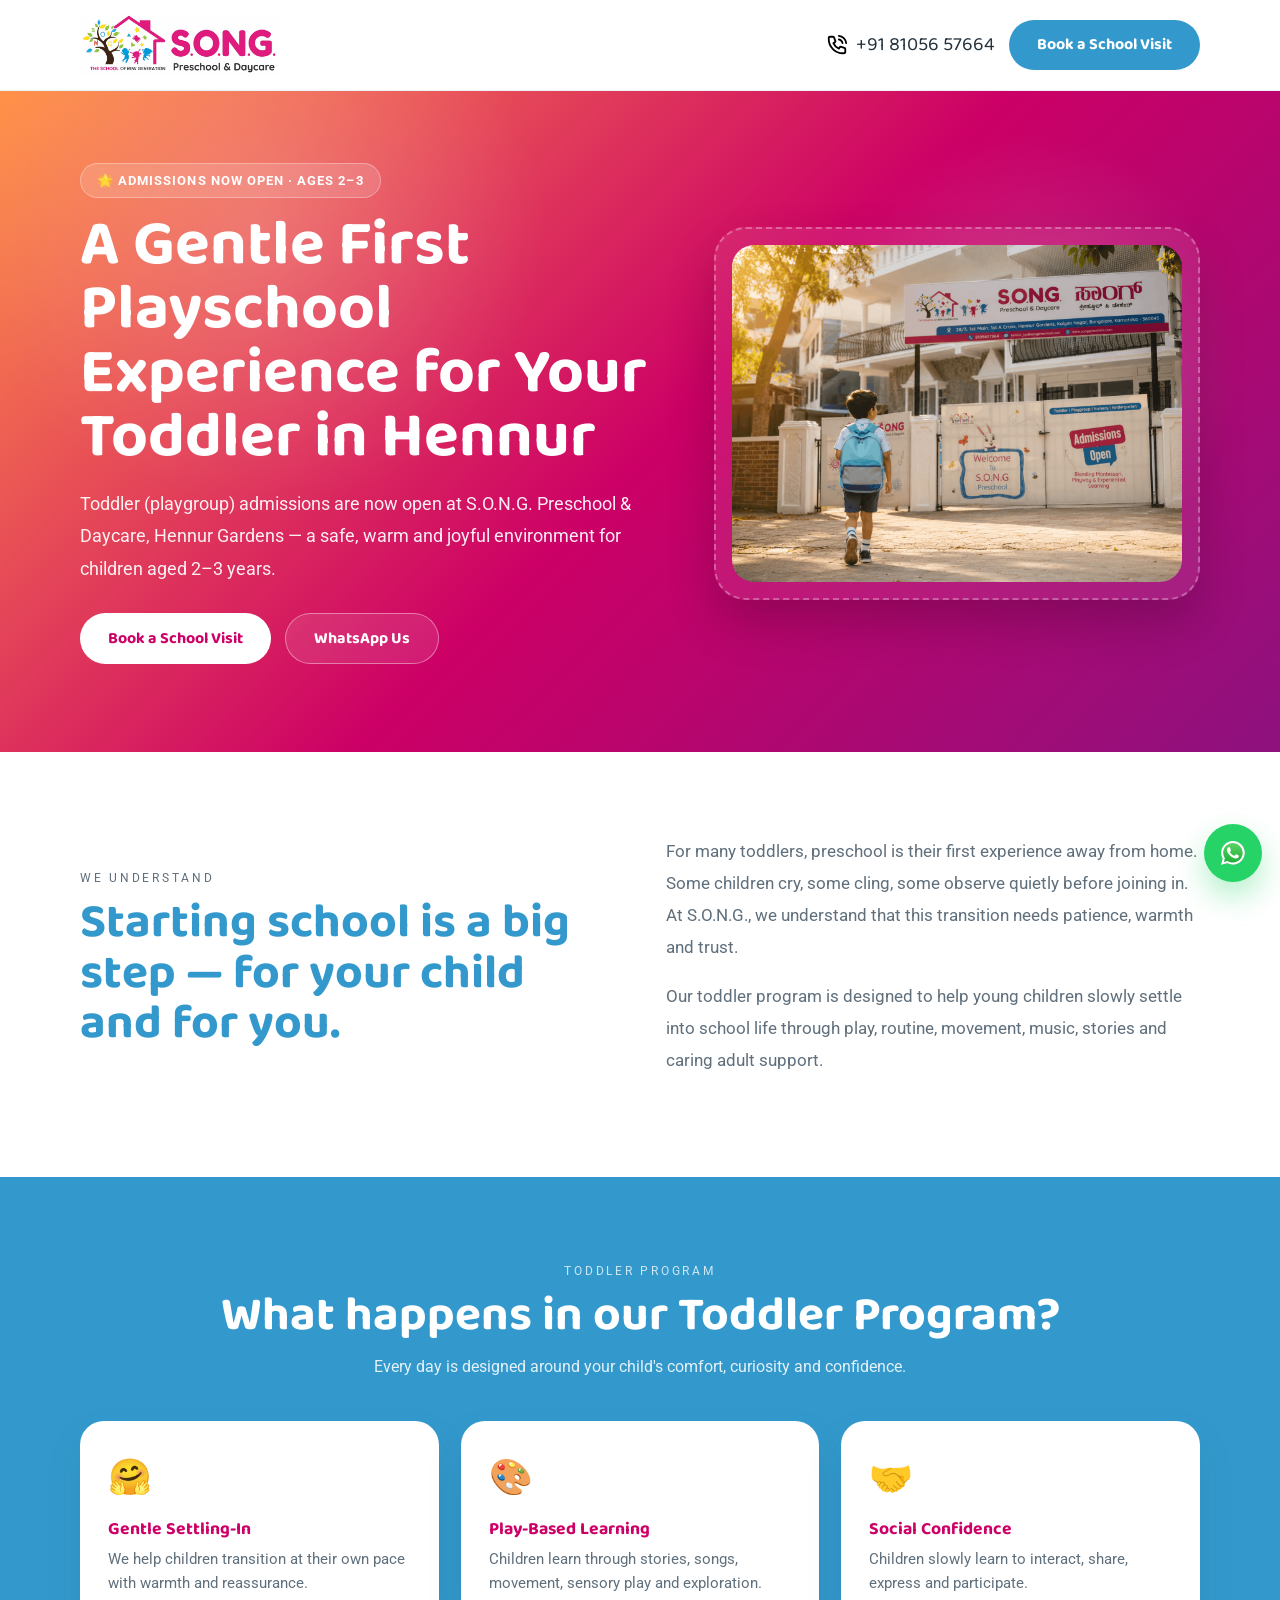
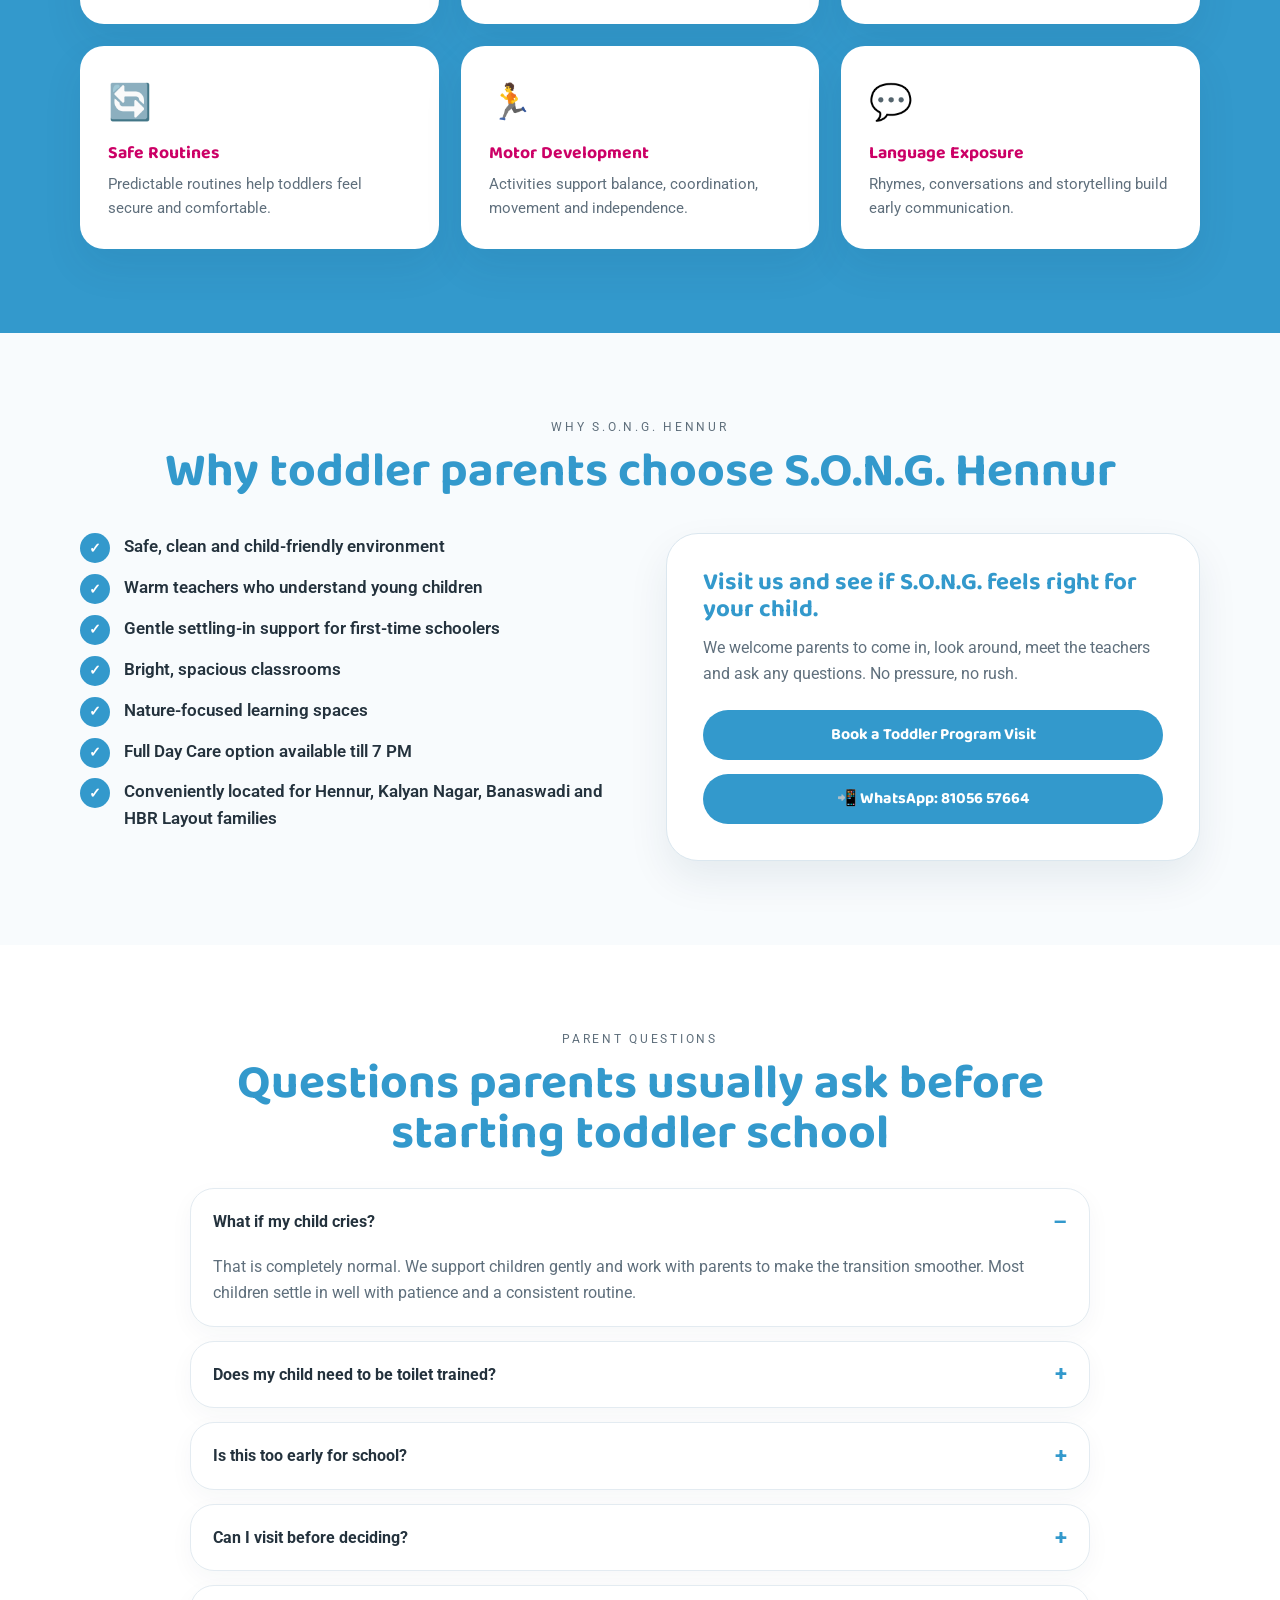
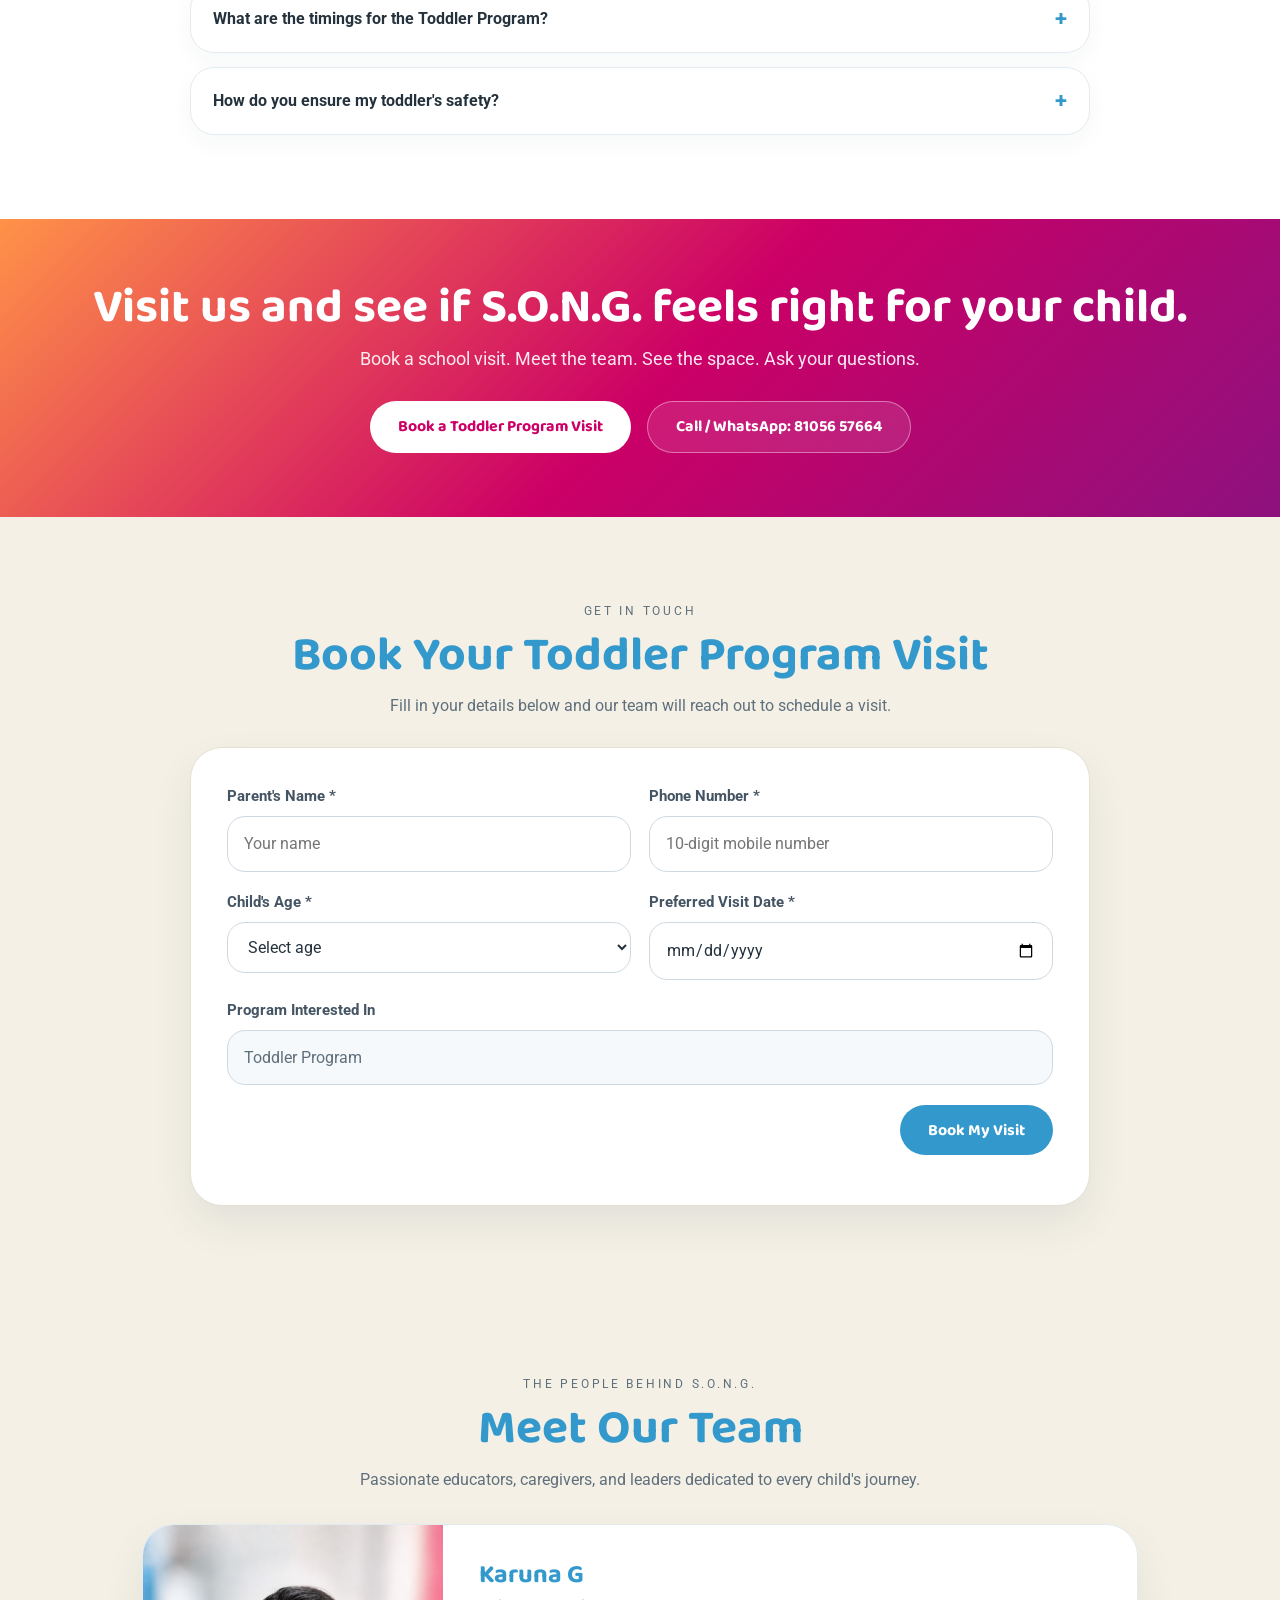
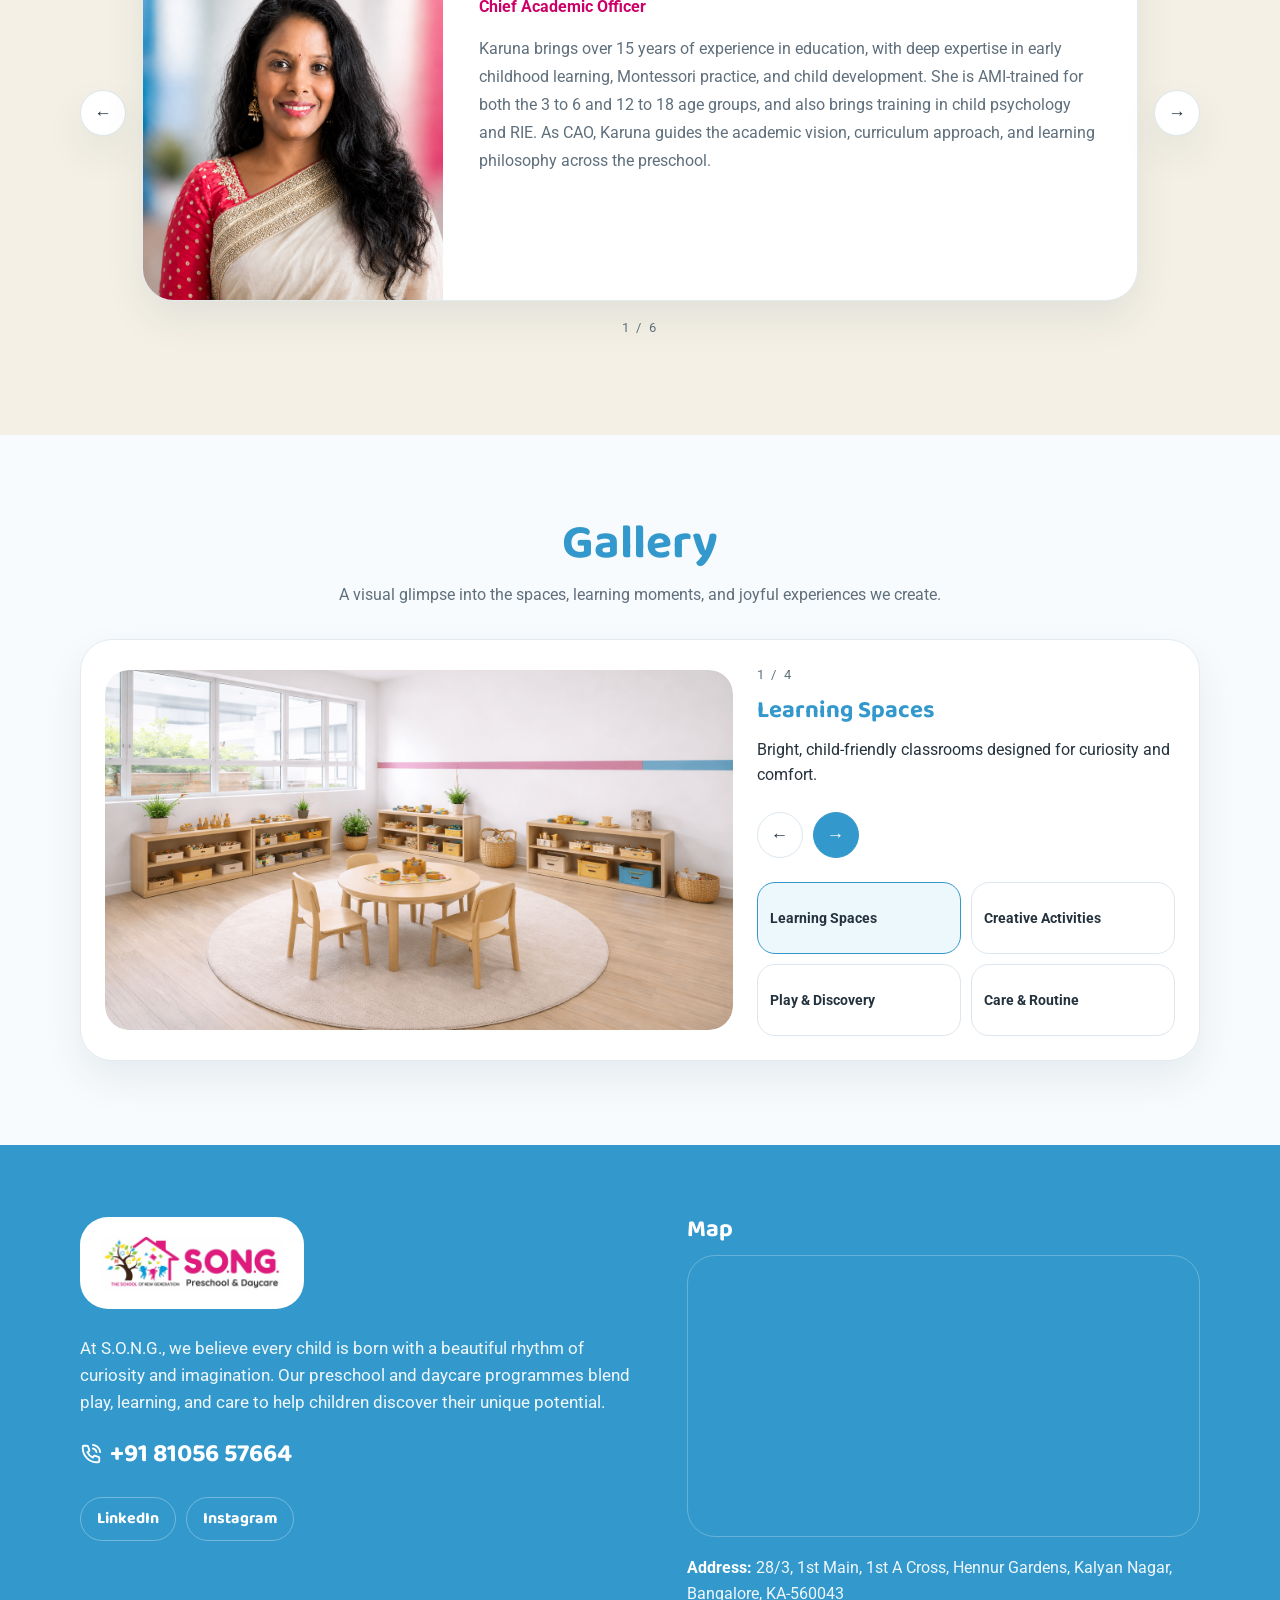
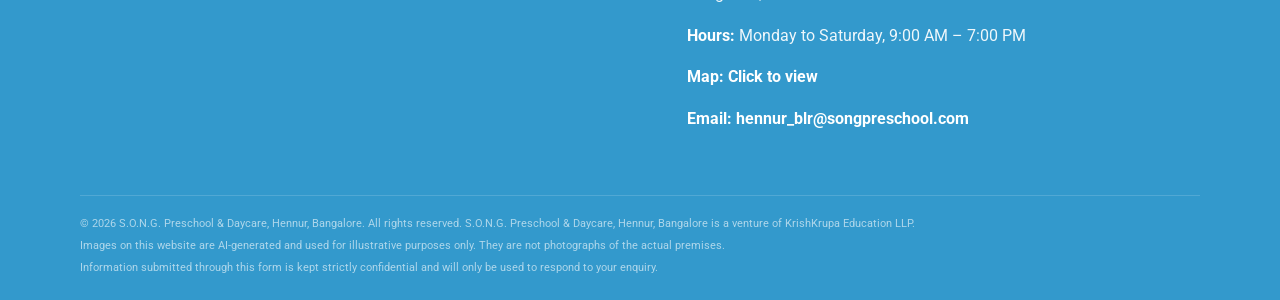
<file: toddler-program-hennur.html>
<!DOCTYPE html>
<html lang="en">
<head>
  <meta charset="UTF-8" />
  <meta name="viewport" content="width=device-width, initial-scale=1.0" />
  <title>Toddler &amp; Playgroup Program in Hennur | S.O.N.G. Preschool</title>
  <meta name="description" content="Toddler and playgroup admissions now open at S.O.N.G. Preschool & Daycare, Hennur Gardens. A gentle, warm and joyful first school experience for children aged 2–3 years." />
  <link rel="canonical" href="https://songschoolblr.com/toddler-program-hennur" />

  <!-- Meta Pixel Code -->
  <script>
  !function(f,b,e,v,n,t,s)
  {if(f.fbq)return;n=f.fbq=function(){n.callMethod?
  n.callMethod.apply(n,arguments):n.queue.push(arguments)};
  if(!f._fbq)f._fbq=n;n.push=n;n.loaded=!0;n.version='2.0';
  n.queue=[];t=b.createElement(e);t.async=!0;
  t.src=v;s=b.getElementsByTagName(e)[0];
  s.parentNode.insertBefore(t,s)}(window, document,'script',
  'https://connect.facebook.net/en_US/fbevents.js');
  fbq('init', '1708940460262024');
  fbq('track', 'PageView');
  </script>
  <noscript><img height="1" width="1" style="display:none"
  src="https://www.facebook.com/tr?id=1708940460262024&ev=PageView&noscript=1"
  /></noscript>
  <!-- End Meta Pixel Code -->

  <!-- Open Graph -->
  <meta property="og:type" content="website" />
  <meta property="og:url" content="https://songschoolblr.com/toddler-program-hennur" />
  <meta property="og:title" content="Toddler &amp; Playgroup Program in Hennur | S.O.N.G. Preschool" />
  <meta property="og:description" content="A gentle, warm first school experience for your toddler. Admissions open for 2–3 year olds at S.O.N.G. Preschool, Hennur Gardens." />
  <meta property="og:image" content="https://songschoolblr.com/assets/logo.png" />
  <meta name="twitter:card" content="summary_large_image" />

  <!-- Google tag (gtag.js) -->
  <script async src="https://www.googletagmanager.com/gtag/js?id=AW-18223381052"></script>
  <script>
    window.dataLayer = window.dataLayer || [];
    function gtag(){dataLayer.push(arguments);}
    gtag('js', new Date());
    gtag('config', 'AW-18223381052');
  </script>

  <link rel="preconnect" href="https://fonts.googleapis.com">
  <link rel="preconnect" href="https://fonts.gstatic.com" crossorigin>
  <link href="https://fonts.googleapis.com/css2?family=Baloo+2:wght@400;500;600;700;800&family=Roboto:wght@400;500;700&display=swap" rel="stylesheet">

  <style>
    /* ── DESIGN TOKENS (matches main site exactly) ── */
    :root {
      --pink: #cc0066;
      --blue: #3399cc;
      --blue-dark: #267aa3;
      --text: #24323d;
      --muted: #5f6f7c;
      --bg-soft: #f8fbfd;
      --cream: #f4f0e5;
      --border: #dbe7ef;
      --white: #ffffff;
      --shadow: 0 18px 40px rgba(15, 50, 77, 0.08);
      --radius-xl: 32px;
      --radius-lg: 24px;
    }

    * { box-sizing: border-box; }
    html { scroll-behavior: smooth; }
    body {
      margin: 0;
      font-family: 'Roboto', sans-serif;
      color: var(--text);
      background: var(--white);
      line-height: 1.6;
    }
    img { max-width: 100%; display: block; }
    a { color: inherit; }
    button, input, select, textarea { font: inherit; }
    button { cursor: pointer; }

    .container { width: min(1120px, calc(100% - 32px)); margin: 0 auto; }
    .narrow { width: min(900px, calc(100% - 32px)); }

    h1, h2, h3, .btn, .tab-button, .footer-phone, .phone-link { font-family: 'Baloo 2', cursive; }
    h1, h2, h3, p { margin-top: 0; }
    h1 { font-size: clamp(2.4rem, 5vw, 4.2rem); line-height: 1.0; margin-bottom: 18px; }
    h2 { font-size: clamp(1.8rem, 4vw, 3rem); line-height: 1.05; margin-bottom: 12px; color: var(--blue); }
    h3 { font-size: 1.5rem; line-height: 1.1; margin-bottom: 12px; }
    .center { text-align: center; }
    .section-subtitle { max-width: 760px; margin: 0 auto; color: var(--muted); }
    .section-subtitle.light { color: rgba(255,255,255,0.86); }
    .eyebrow { font-size: 0.78rem; letter-spacing: 0.22em; text-transform: uppercase; color: var(--muted); margin-bottom: 10px; }
    .eyebrow.light { color: rgba(255,255,255,0.76); }

    /* BUTTONS */
    .btn {
      display: inline-flex; align-items: center; justify-content: center;
      gap: 8px; min-height: 50px; padding: 12px 28px; border-radius: 999px;
      text-decoration: none; font-weight: 700; border: none; transition: 0.2s ease;
      font-size: 1rem;
    }
    .btn:hover { transform: translateY(-2px); }
    .btn-primary { background: var(--blue); color: var(--white); }
    .btn-primary:hover { background: var(--blue-dark); }
    .btn-light { background: var(--white); color: var(--pink); }
    .btn-outline-light { color: var(--white); border: 1px solid rgba(255,255,255,0.4); background: rgba(255,255,255,0.1); }
    .btn-small { min-height: 44px; padding: 10px 16px; }
    .btn-pink { background: var(--pink); color: var(--white); }
    .btn-pink:hover { background: #a8004f; }

    /* HEADER */
    .site-header {
      position: sticky; top: 0; z-index: 50;
      background: rgba(255,255,255,0.95); backdrop-filter: blur(12px);
      border-bottom: 1px solid #edf2f6;
    }
    .header-inner { display: flex; align-items: center; justify-content: space-between; gap: 16px; padding: 14px 0; }
    .brand img { height: 62px; width: auto; object-fit: contain; }
    .header-actions { display: flex; align-items: center; gap: 14px; }
    .phone-link { display: inline-flex; align-items: center; gap: 8px; text-decoration: none; color: var(--text); font-size: 1.2rem; white-space: nowrap; }
    .desktop-only { display: flex; }
    .mobile-only { display: none; }
    .icon-btn { display: inline-flex; align-items: center; justify-content: center; height: 44px; width: 44px; border-radius: 50%; text-decoration: none; border: 1px solid var(--border); background: var(--white); font-size: 1.1rem; }

    /* HERO */
    .hero-section {
      position: relative; overflow: hidden; color: var(--white);
      background: linear-gradient(135deg, #ff9248 0%, var(--pink) 52%, #8d117e 100%);
    }
    .hero-section::before {
      content: ''; position: absolute; inset: 0;
      background: radial-gradient(circle at 20% 20%, rgba(255,255,255,0.18), transparent 25%),
                  radial-gradient(circle at 80% 40%, rgba(255,255,255,0.16), transparent 20%);
      pointer-events: none;
    }
    .hero-grid {
      position: relative; display: grid; grid-template-columns: 1.1fr 0.9fr;
      gap: 40px; align-items: center; padding: 72px 0 88px;
    }
    .hero-badge {
      display: inline-flex; align-items: center; gap: 8px;
      background: rgba(255,255,255,0.15); border: 1px solid rgba(255,255,255,0.3);
      border-radius: 999px; padding: 6px 16px; font-size: 0.82rem; font-weight: 700;
      letter-spacing: 0.08em; text-transform: uppercase; margin-bottom: 16px;
    }
    .hero-text { font-size: 1.12rem; line-height: 1.8; max-width: 620px; color: rgba(255,255,255,0.92); }
    .hero-cta-group { display: flex; flex-wrap: wrap; gap: 14px; margin-top: 28px; }
    .hero-image-card {
      border-radius: var(--radius-xl); overflow: hidden;
      box-shadow: 0 24px 48px rgba(0,0,0,0.2);
      background: rgba(255,255,255,0.08); border: 2px dashed rgba(255,255,255,0.3); padding: 16px;
    }
    .hero-main-img { width: 100%; height: auto; max-height: 480px; object-fit: contain; display: block; border-radius: 22px; }

    /* SECTION BASE */
    .section { padding: 84px 0; }

    /* PAIN POINT */
    .pain-section { background: var(--white); }
    .pain-grid { display: grid; grid-template-columns: 1fr 1fr; gap: 52px; align-items: center; }
    .pain-body { font-size: 1.05rem; color: var(--muted); line-height: 1.9; }

    /* FEATURES CARDS */
    .features-section { background: var(--blue); color: var(--white); }
    .features-grid { display: grid; grid-template-columns: repeat(3, 1fr); gap: 22px; margin-top: 42px; }
    .feature-card {
      background: var(--white); color: var(--text); border-radius: var(--radius-lg);
      padding: 28px; box-shadow: var(--shadow);
    }
    .feature-icon { font-size: 2.2rem; margin-bottom: 14px; }
    .feature-card h3 { font-size: 1.1rem; color: var(--pink); margin-bottom: 8px; }
    .feature-card p { font-size: 0.96rem; color: var(--muted); margin: 0; }

    /* WHY SONG */
    .why-section { background: var(--bg-soft); }
    .why-grid { display: grid; grid-template-columns: 1fr 1fr; gap: 52px; align-items: start; margin-top: 36px; }
    .why-list { list-style: none; padding: 0; margin: 0; display: grid; gap: 14px; }
    .why-list li {
      position: relative; padding-left: 44px; font-size: 1.05rem; font-weight: 600; color: var(--text);
    }
    .why-list li::before {
      content: '✓'; position: absolute; left: 0; top: 0; width: 30px; height: 30px;
      border-radius: 50%; display: inline-flex; align-items: center; justify-content: center;
      background: var(--blue); color: var(--white); font-size: 0.9rem; font-weight: 700;
    }
    .why-cta-box {
      background: var(--white); border-radius: var(--radius-xl); border: 1px solid var(--border);
      box-shadow: var(--shadow); padding: 36px;
    }
    .why-cta-box h3 { color: var(--blue); }
    .why-cta-box p { color: var(--muted); margin-bottom: 24px; }

    /* FAQ */
    .faq-section { background: var(--white); }
    .faq-list { margin-top: 28px; display: grid; gap: 14px; }
    .faq-item { border: 1px solid #e3ebf1; border-radius: 24px; background: var(--white); box-shadow: 0 8px 24px rgba(15,50,77,0.04); overflow: hidden; }
    .faq-item summary { list-style: none; cursor: pointer; padding: 20px 22px; font-weight: 700; color: var(--text); position: relative; padding-right: 52px; }
    .faq-item summary::-webkit-details-marker { display: none; }
    .faq-item summary::after { content: '+'; position: absolute; right: 22px; top: 50%; transform: translateY(-50%); color: var(--blue); font-size: 1.4rem; font-weight: 700; }
    .faq-item[open] summary::after { content: '–'; }
    .faq-item p { padding: 0 22px 20px; color: var(--muted); margin: 0; }

    /* MID CTA STRIP */
    .cta-strip { background: linear-gradient(135deg, #ff9248 0%, var(--pink) 52%, #8d117e 100%); color: var(--white); padding: 64px 0; }
    .cta-strip-inner { text-align: center; }
    .cta-strip h2 { color: var(--white); margin-bottom: 12px; }
    .cta-strip p { color: rgba(255,255,255,0.9); margin-bottom: 28px; font-size: 1.1rem; }
    .cta-strip-btns { display: flex; flex-wrap: wrap; justify-content: center; gap: 16px; }

    /* LEAD FORM */
    .lead-form-section { background: var(--cream); }
    .form-card { margin-top: 28px; background: var(--white); border-radius: var(--radius-xl); border: 1px solid #e6e1d2; box-shadow: var(--shadow); padding: 36px; }
    .form-grid { display: grid; grid-template-columns: repeat(2, 1fr); gap: 18px; }
    .field { display: flex; flex-direction: column; gap: 8px; }
    .field label { font-size: 0.95rem; font-weight: 700; color: #445463; }
    .field input, .field select, .field textarea { width: 100%; border-radius: 18px; border: 1px solid #cfd9e1; background: var(--white); padding: 14px 16px; color: var(--text); }
    .field input:focus, .field select:focus, .field textarea:focus { outline: 2px solid rgba(51,153,204,0.2); border-color: var(--blue); }
    .field-full { grid-column: 1 / -1; }
    .form-actions { display: flex; justify-content: flex-end; margin-top: 20px; }
    .form-status { margin: 14px 2px 0; font-size: 0.95rem; color: #486172; }
    .form-status.success { color: #0f8d4a; }
    .form-status.error { color: #b42318; }

    /* TEAM */
    .team-section { background: var(--cream); }
    .team-shell { margin-top: 32px; display: flex; align-items: center; gap: 16px; }
    .team-arrow { flex-shrink: 0; width: 46px; height: 46px; border-radius: 50%; border: 1px solid #dbe7ef; background: var(--white); color: var(--text); font-size: 1.1rem; cursor: pointer; transition: 0.2s ease; box-shadow: var(--shadow); }
    .team-arrow:hover { background: var(--blue); color: var(--white); border-color: var(--blue); }
    .team-card { flex: 1; background: var(--white); border-radius: var(--radius-xl); border: 1px solid #e3ebf1; box-shadow: var(--shadow); overflow: hidden; display: grid; grid-template-columns: 300px 1fr; }
    .team-photo-panel { background: #e8f4fd; display: flex; align-items: stretch; }
    .team-main-photo { width: 100%; height: 100%; min-height: 280px; max-height: 400px; object-fit: cover; object-position: top center; display: block; }
    .team-info-panel { padding: 36px; display: flex; flex-direction: column; justify-content: flex-start; }
    .team-name { font-size: 1.6rem; color: var(--blue); margin-bottom: 4px; }
    .team-designation { font-size: 1rem; font-weight: 700; color: var(--pink); margin-bottom: 16px; }
    .team-bio { color: var(--muted); font-size: 1rem; line-height: 1.75; margin-bottom: 0; }
    .team-counter-label { text-align: center; font-size: 0.82rem; letter-spacing: 0.18em; text-transform: uppercase; color: var(--muted); margin-top: 16px; }

    /* GALLERY */
    .gallery-section { background: var(--bg-soft); }
    .gallery-shell { margin-top: 32px; background: var(--white); border-radius: var(--radius-xl); border: 1px solid #e3ebf1; box-shadow: var(--shadow); padding: 24px; display: grid; grid-template-columns: 1.2fr 0.8fr; gap: 24px; align-items: center; }
    .gallery-main-card { border-radius: var(--radius-lg); overflow: hidden; min-height: 360px; }
    .gallery-main-img { width: 100%; height: 360px; object-fit: cover; display: block; border-radius: var(--radius-lg); transition: opacity 0.3s ease; }
    .gallery-side-panel h3 { color: var(--blue); }
    .gallery-counter { font-size: 0.82rem; letter-spacing: 0.18em; text-transform: uppercase; color: var(--muted); }
    .gallery-nav { display: flex; gap: 10px; margin: 24px 0; }
    .gallery-nav-btn { width: 46px; height: 46px; border-radius: 50%; border: 1px solid #dbe7ef; background: var(--white); color: var(--text); font-size: 1.1rem; }
    .gallery-nav-btn.active { background: var(--blue); color: var(--white); border-color: var(--blue); }
    .gallery-thumbs { display: grid; grid-template-columns: repeat(2, 1fr); gap: 10px; }
    .gallery-thumb { min-height: 72px; border-radius: 18px; border: 1px solid #dde7ef; padding: 12px; background: var(--white); text-align: left; color: var(--text); font-size: 0.86rem; font-weight: 700; }
    .gallery-thumb.active { border-color: var(--blue); background: #edf8fd; }

    /* FOOTER */
    .site-footer { background: var(--blue); color: var(--white); padding: 72px 0 0; }
    .footer-grid { display: grid; grid-template-columns: 1.05fr 0.95fr; gap: 40px; padding-bottom: 48px; }
    .footer-brand-box { display: inline-flex; flex-direction: column; align-items: flex-start; gap: 6px; padding: 18px 22px; border-radius: 28px; background: var(--white); color: var(--text); }
    .footer-brand-box img { height: 56px; width: auto; }
    .footer-copy { margin: 26px 0 18px; max-width: 560px; color: rgba(255,255,255,0.92); font-size: 1.05rem; }
    .footer-phone { margin: 0 0 18px; font-size: 1.6rem; font-weight: 700; font-family: 'Baloo 2', cursive; }
    .footer-phone a, .footer-details a, .social-links a { color: var(--white); text-decoration: none; }
    .social-links { display: flex; flex-wrap: wrap; gap: 10px; }
    .social-links a { display: inline-flex; align-items: center; justify-content: center; min-height: 40px; padding: 8px 16px; border-radius: 999px; border: 1px solid rgba(255,255,255,0.3); font-family: 'Baloo 2', cursive; font-weight: 700; }
    .map-wrap { margin-top: 12px; border-radius: 28px; overflow: hidden; border: 1px solid rgba(255,255,255,0.25); min-height: 280px; }
    .map-wrap iframe { display: block; width: 100%; height: 280px; border: 0; }
    .footer-details { margin-top: 18px; color: rgba(255,255,255,0.92); }
    .footer-details strong { color: var(--white); }
    .footer-map-link, .footer-email-link { font-weight: 700; text-decoration: underline; color: inherit; }
    .footer-legal { border-top: 1px solid rgba(255,255,255,0.15); padding: 20px 0 24px; display: flex; flex-direction: column; gap: 6px; }
    .footer-legal p { margin: 0; font-size: 8pt; color: rgba(255,255,255,0.6); line-height: 1.5; }

    /* WHATSAPP FLOAT */
    .whatsapp-float { position: fixed; bottom: 18px; right: 18px; z-index: 60; width: 58px; height: 58px; border-radius: 50%; display: inline-flex; align-items: center; justify-content: center; text-decoration: none; background: #25d366; box-shadow: 0 14px 30px rgba(37,211,102,0.35); font-size: 1.45rem; }

    /* TABLET */
    @media (max-width: 980px) {
      .hero-grid, .pain-grid, .why-grid, .gallery-shell, .footer-grid { grid-template-columns: 1fr; }
      .features-grid { grid-template-columns: repeat(2, 1fr); }
      .team-card { grid-template-columns: 1fr; }
      .team-main-photo { min-height: 240px; height: 240px; }
      .team-info-panel { padding: 28px; }
    }

    /* MOBILE */
    @media (max-width: 760px) {
      .desktop-only { display: none; }
      .mobile-only { display: flex; }
      .section { padding: 64px 0; }
      .hero-grid { padding: 52px 0 68px; }
      .features-grid { grid-template-columns: 1fr; }
      .form-grid { grid-template-columns: 1fr; }
      .field-full { grid-column: auto; }
      .hero-cta-group { flex-direction: column; }
      .hero-cta-group .btn { width: 100%; }
      .gallery-shell { grid-template-columns: 1fr; }
      .gallery-main-img { height: 240px; }
      .cta-strip-btns { flex-direction: column; align-items: center; }
      .cta-strip-btns .btn { width: 100%; max-width: 320px; }
      .team-shell { gap: 8px; }
      .team-arrow { width: 36px; height: 36px; font-size: 0.9rem; }
    }
  </style>
</head>
<body>

  <!-- WhatsApp Float -->
  <a class="whatsapp-float" href="https://wa.me/918105657664" target="_blank" rel="noreferrer" aria-label="Chat on WhatsApp">
    <img src="assets/whatsapp.svg" alt="WhatsApp" width="28" height="28" />
  </a>

  <!-- HEADER -->
  <header class="site-header">
    <div class="container header-inner">
      <a class="brand" href="https://songschoolblr.com" aria-label="S.O.N.G. Preschool & Daycare home">
        <img src="assets/logo.png" alt="S.O.N.G. Preschool & Daycare" />
      </a>
      <div class="header-actions desktop-only">
        <a class="phone-link" href="tel:+918105657664">
          <img src="assets/phone-2.svg" alt="Phone" width="22" height="22" style="display:inline-block" />
          <span>+91 81056 57664</span>
        </a>
        <a class="btn btn-primary" href="#book-visit">Book a School Visit</a>
      </div>
      <div class="header-actions mobile-only">
        <a class="icon-btn" href="tel:+918105657664" aria-label="Call us">📞</a>
        <a class="btn btn-primary btn-small" href="#book-visit">Book Visit</a>
      </div>
    </div>
  </header>

  <main>

    <!-- HERO -->
    <section class="hero-section">
      <div class="container hero-grid">
        <div class="hero-copy">
          <div class="hero-badge">🌟 Admissions Now Open · Ages 2–3</div>
          <h1>A Gentle First Playschool Experience for Your Toddler in Hennur</h1>
          <p class="hero-text">
            Toddler (playgroup) admissions are now open at S.O.N.G. Preschool &amp; Daycare, Hennur Gardens — a safe, warm and joyful environment for children aged 2–3 years.
          </p>
          <div class="hero-cta-group">
            <a class="btn btn-light" href="#book-visit">Book a School Visit</a>
            <a class="btn btn-outline-light" href="https://wa.me/918105657664" target="_blank" rel="noreferrer">WhatsApp Us</a>
          </div>
        </div>
        <div>
          <div class="hero-image-card">
            <img src="assets/1-CenterCS.png" alt="Toddler classroom at S.O.N.G. Preschool Hennur — warm, bright and safe" class="hero-main-img" />
          </div>
        </div>
      </div>
    </section>

    <!-- PAIN POINT -->
    <section class="section pain-section">
      <div class="container pain-grid">
        <div>
          <p class="eyebrow">We understand</p>
          <h2>Starting school is a big step — for your child and for you.</h2>
        </div>
        <div>
          <p class="pain-body">
            For many toddlers, preschool is their first experience away from home. Some children cry, some cling, some observe quietly before joining in. At S.O.N.G., we understand that this transition needs patience, warmth and trust.
          </p>
          <p class="pain-body">
            Our toddler program is designed to help young children slowly settle into school life through play, routine, movement, music, stories and caring adult support.
          </p>
        </div>
      </div>
    </section>

    <!-- FEATURES / WHAT HAPPENS -->
    <section class="section features-section">
      <div class="container">
        <p class="eyebrow light center">Toddler Program</p>
        <h2 class="center" style="color:var(--white)">What happens in our Toddler Program?</h2>
        <p class="section-subtitle light center">Every day is designed around your child's comfort, curiosity and confidence.</p>

        <div class="features-grid">
          <div class="feature-card">
            <div class="feature-icon">🤗</div>
            <h3>Gentle Settling-In</h3>
            <p>We help children transition at their own pace with warmth and reassurance.</p>
          </div>
          <div class="feature-card">
            <div class="feature-icon">🎨</div>
            <h3>Play-Based Learning</h3>
            <p>Children learn through stories, songs, movement, sensory play and exploration.</p>
          </div>
          <div class="feature-card">
            <div class="feature-icon">🤝</div>
            <h3>Social Confidence</h3>
            <p>Children slowly learn to interact, share, express and participate.</p>
          </div>
          <div class="feature-card">
            <div class="feature-icon">🔄</div>
            <h3>Safe Routines</h3>
            <p>Predictable routines help toddlers feel secure and comfortable.</p>
          </div>
          <div class="feature-card">
            <div class="feature-icon">🏃</div>
            <h3>Motor Development</h3>
            <p>Activities support balance, coordination, movement and independence.</p>
          </div>
          <div class="feature-card">
            <div class="feature-icon">💬</div>
            <h3>Language Exposure</h3>
            <p>Rhymes, conversations and storytelling build early communication.</p>
          </div>
        </div>
      </div>
    </section>

    <!-- WHY S.O.N.G. -->
    <section class="section why-section">
      <div class="container">
        <p class="eyebrow center">Why S.O.N.G. Hennur</p>
        <h2 class="center">Why toddler parents choose S.O.N.G. Hennur</h2>
        <div class="why-grid">
          <ul class="why-list">
            <li>Safe, clean and child-friendly environment</li>
            <li>Warm teachers who understand young children</li>
            <li>Gentle settling-in support for first-time schoolers</li>
            <li>Bright, spacious classrooms</li>
            <li>Nature-focused learning spaces</li>
            <li>Full Day Care option available till 7 PM</li>
            <li>Conveniently located for Hennur, Kalyan Nagar, Banaswadi and HBR Layout families</li>
          </ul>
          <div class="why-cta-box">
            <h3>Visit us and see if S.O.N.G. feels right for your child.</h3>
            <p>We welcome parents to come in, look around, meet the teachers and ask any questions. No pressure, no rush.</p>
            <a class="btn btn-primary" href="#book-visit" style="margin-bottom:14px;width:100%;justify-content:center;">Book a Toddler Program Visit</a>
            <a class="btn btn-outline-light" href="https://wa.me/918105657664" target="_blank" rel="noreferrer" style="background:var(--blue);color:var(--white);border:none;width:100%;justify-content:center;">
              📲 WhatsApp: 81056 57664
            </a>
          </div>
        </div>
      </div>
    </section>

    <!-- FAQ -->
    <section class="section faq-section">
      <div class="container narrow">
        <p class="eyebrow center">Parent Questions</p>
        <h2 class="center">Questions parents usually ask before starting toddler school</h2>
        <div class="faq-list">
          <details class="faq-item" open>
            <summary>What if my child cries?</summary>
            <p>That is completely normal. We support children gently and work with parents to make the transition smoother. Most children settle in well with patience and a consistent routine.</p>
          </details>
          <details class="faq-item">
            <summary>Does my child need to be toilet trained?</summary>
            <p>Not necessarily. We understand that toddlers are still developing independence and routines. Please speak with our team and we will guide you appropriately.</p>
          </details>
          <details class="faq-item">
            <summary>Is this too early for school?</summary>
            <p>The toddler program is not about pressure or formal academics. It is about comfort, confidence, social exposure and joyful early learning. It is a gentle, supportive start.</p>
          </details>
          <details class="faq-item">
            <summary>Can I visit before deciding?</summary>
            <p>Yes. Parents are welcome to book a school visit and meet the team. We encourage this — it helps you feel comfortable and ask everything you want to know.</p>
          </details>
          <details class="faq-item">
            <summary>What are the timings for the Toddler Program?</summary>
            <p>We offer Half Day (9:00 AM to 12:30 PM) and Full Day Care (9:00 AM to 7:00 PM), Monday to Saturday. Our team will help you choose what works best for your child and family.</p>
          </details>
          <details class="faq-item">
            <summary>How do you ensure my toddler's safety?</summary>
            <p>We maintain a secure, child-friendly environment with trained staff, age-appropriate supervision and close parent communication at all times.</p>
          </details>
        </div>
      </div>
    </section>

    <!-- MID CTA STRIP -->
    <section class="cta-strip">
      <div class="container cta-strip-inner">
        <h2>Visit us and see if S.O.N.G. feels right for your child.</h2>
        <p>Book a school visit. Meet the team. See the space. Ask your questions.</p>
        <div class="cta-strip-btns">
          <a class="btn btn-light" href="#book-visit">Book a Toddler Program Visit</a>
          <a class="btn btn-outline-light" href="tel:+918105657664">Call / WhatsApp: 81056 57664</a>
        </div>
      </div>
    </section>

    <!-- LEAD FORM -->
    <section class="section lead-form-section" id="book-visit">
      <div class="container narrow">
        <p class="eyebrow center">Get In Touch</p>
        <h2 class="center">Book Your Toddler Program Visit</h2>
        <p class="section-subtitle center">
          Fill in your details below and our team will reach out to schedule a visit.
        </p>

        <div class="form-card">
          <form id="lp-form">
            <div class="form-grid">
              <div class="field">
                <label for="parentName">Parent's Name *</label>
                <input id="parentName" name="parentName" type="text" required placeholder="Your name" />
              </div>
              <div class="field">
                <label for="phone">Phone Number *</label>
                <input id="phone" name="phone" type="tel" required
                  pattern="[6-9][0-9]{9}" maxlength="10"
                  placeholder="10-digit mobile number"
                  title="Please enter a valid 10-digit Indian mobile number" />
              </div>
              <div class="field">
                <label for="childAge">Child's Age *</label>
                <select id="childAge" name="childAge" required>
                  <option value="" disabled selected>Select age</option>
                  <option value="2 years">2 years</option>
                  <option value="2.5 years">2.5 years</option>
                  <option value="3 years">3 years</option>
                </select>
              </div>
              <div class="field">
                <label for="visitDate">Preferred Visit Date *</label>
                <input id="visitDate" name="visitDate" type="date" required />
              </div>
              <div class="field field-full">
                <label for="programme">Program Interested In</label>
                <input id="programme" name="programme" type="text" value="Toddler Program" readonly style="background:#f5f9fc;color:var(--muted);" />
              </div>
            </div>
            <div class="form-actions">
              <button class="btn btn-primary" type="submit" id="submit-btn">Book My Visit</button>
            </div>
            <p id="form-status" class="form-status" aria-live="polite"></p>
          </form>
        </div>
      </div>
    </section>

    <!-- TEAM -->
    <section class="section team-section">
      <div class="container">
        <p class="eyebrow center">The People Behind S.O.N.G.</p>
        <h2 class="center">Meet Our Team</h2>
        <p class="section-subtitle center">Passionate educators, caregivers, and leaders dedicated to every child's journey.</p>

        <div class="team-shell">
          <button class="team-arrow" id="team-prev" aria-label="Previous">&#8592;</button>
          <div class="team-card">
            <div class="team-photo-panel">
              <img src="assets/10-Karuna.png" alt="Karuna G" class="team-main-photo" id="team-main-photo" />
            </div>
            <div class="team-info-panel">
              <h3 class="team-name" id="team-name">Karuna G</h3>
              <p class="team-designation" id="team-designation">Chief Academic Officer</p>
              <p class="team-bio" id="team-bio">Karuna brings over 15 years of experience in education, with deep expertise in early childhood learning, Montessori practice, and child development. She is AMI-trained for both the 3 to 6 and 12 to 18 age groups, and also brings training in child psychology and RIE. As CAO, Karuna guides the academic vision, curriculum approach, and learning philosophy across the preschool.</p>
            </div>
          </div>
          <button class="team-arrow" id="team-next" aria-label="Next">&#8594;</button>
        </div>
        <p class="team-counter-label"><span id="team-index">1</span> / 6</p>
      </div>
    </section>

    <!-- GALLERY -->
    <section class="section gallery-section">
      <div class="container">
        <h2 class="center">Gallery</h2>
        <p class="section-subtitle center">A visual glimpse into the spaces, learning moments, and joyful experiences we create.</p>

        <div class="gallery-shell">
          <div class="gallery-main-card">
            <img src="assets/6-LearningSpace.png" alt="Learning Spaces" class="gallery-main-img" id="gallery-main-img" />
          </div>
          <div class="gallery-side-panel">
            <p class="gallery-counter"><span id="gallery-index">1</span> / 4</p>
            <h3 id="gallery-title">Learning Spaces</h3>
            <p id="gallery-desc">Bright, child-friendly classrooms designed for curiosity and comfort.</p>
            <div class="gallery-nav">
              <button class="gallery-nav-btn" id="gallery-prev" type="button" aria-label="Previous">←</button>
              <button class="gallery-nav-btn active" id="gallery-next" type="button" aria-label="Next">→</button>
            </div>
            <div class="gallery-thumbs" id="gallery-thumbs"></div>
          </div>
        </div>
      </div>
    </section>

  </main>

  <!-- FOOTER -->
  <footer class="site-footer">
    <div class="container footer-grid">
      <div>
        <div class="footer-brand-box">
          <img src="assets/logo.png" alt="S.O.N.G. Preschool & Daycare" />
        </div>
        <p class="footer-copy">
          At S.O.N.G., we believe every child is born with a beautiful rhythm of curiosity and imagination. Our preschool and daycare programmes blend play, learning, and care to help children discover their unique potential.
        </p>
        <p class="footer-phone">
          <a href="tel:+918105657664" style="display:inline-flex;align-items:center;gap:8px;">
            <img src="assets/phone.svg" alt="Phone" width="22" height="22" style="display:inline-block" />
            <span>+91 81056 57664</span>
          </a>
        </p>
        <div class="social-links">
          <a href="https://in.linkedin.com/in/song-school-hennur-882a853bb" target="_blank" rel="noreferrer">LinkedIn</a>
          <a href="https://www.instagram.com/song_hennur_blr/" target="_blank" rel="noreferrer">Instagram</a>
        </div>
      </div>
      <div>
        <h3 style="color:var(--white)">Map</h3>
        <div class="map-wrap">
          <iframe
            title="S.O.N.G. Preschool Hennur location"
            src="https://www.google.com/maps?q=13.037656925346417,77.64264177529549&z=16&output=embed"
            loading="lazy" referrerpolicy="no-referrer-when-downgrade" allowfullscreen>
          </iframe>
        </div>
        <div class="footer-details">
          <p><strong>Address:</strong> 28/3, 1st Main, 1st A Cross, Hennur Gardens, Kalyan Nagar, Bangalore, KA-560043</p>
          <p><strong>Hours:</strong> Monday to Saturday, 9:00 AM &ndash; 7:00 PM</p>
          <p><strong>Map:</strong> <a class="footer-map-link" href="https://www.google.com/maps?q=13.037656925346417,77.64264177529549" target="_blank" rel="noreferrer">Click to view</a></p>
          <p><strong>Email:</strong> <a class="footer-email-link" href="mailto:hennur_blr@songpreschool.com">hennur_blr@songpreschool.com</a></p>
        </div>
      </div>
    </div>
    <div class="container footer-legal">
      <p>© 2026 S.O.N.G. Preschool &amp; Daycare, Hennur, Bangalore. All rights reserved. S.O.N.G. Preschool &amp; Daycare, Hennur, Bangalore is a venture of KrishKrupa Education LLP.</p>
      <p>Images on this website are AI-generated and used for illustrative purposes only. They are not photographs of the actual premises.</p>
      <p>Information submitted through this form is kept strictly confidential and will only be used to respond to your enquiry.</p>
    </div>
  </footer>

  <script>
    const SCRIPT_URL = 'https://script.google.com/macros/s/AKfycbzi_A12N-KEm-uwsSJiTIZmEblWXyimlIVC4Q73Pfrpn82rM3J-X22g8WT3LeZgSfJqag/exec';

    // TEAM DATA
    const teamItems = [
  {
    name: 'Karuna G',
    designation: 'Chief Academic Officer',
    img: 'assets/10-Karuna.png',
    bio: 'Karuna brings over 15 years of experience in education, with deep expertise in early childhood learning, Montessori practice, and child development. She is AMI-trained for both the 3 to 6 and 12 to 18 age groups, and also brings training in child psychology and RIE. As CAO, Karuna guides the academic vision, curriculum approach, and learning philosophy across the preschool.'
  },
  {
    name: 'Surekha P',
    designation: 'Centre Head',
    img: 'assets/17-Surekha.png',
    bio: 'Surekha brings over three years of hands-on experience in early childhood settings, including her time as a Leap Teacher at Koala Preschool and as a Senior Supermam at Footprints Preschool and Daycare. She holds Montessori Teacher\'s Training and brings strong multilingual capability across Telugu, Kannada, Hindi, English, and Tamil - an asset in Bangalore\'s diverse parent community. At S.O.N.G., Surekha leads and oversees the day-to-day running of the centre, implementation of the curriculum, and ensures that the environment being fostered make every child and family feel welcomed, supported, and cared for.'
  },
  {
    name: 'Zaheerunnisa A',
    designation: 'Teacher',
    img: 'assets/13-Zaheerunnisa.png',
    bio: 'Zaheerunnisa is an early childhood educator with over 6 years of experience working with young children across preschool and nursery settings. She holds a BA degree and has completed her Montessori Teachers Training. Before joining S.O.N.G., she worked as a facilitator at Little Millennium Preschool and at St. Paul Nursery School. Her experience helps her create a structured, caring, and engaging classroom where children feel supported and ready to learn.'
  },
  {
    name: 'Amreen',
    designation: 'Teacher',
    img: 'assets/11-Amreen.png',
    bio: 'Amreen is a passionate pre-primary educator with over 6 years of experience working with young children across preschool and school environments. She has previously worked with El Santos Preschool and Chrysalis High, Horamavu, bringing strong classroom experience and a child-centered approach to early learning. She holds a BCA and a B.Ed. in History and English, combining academic strength with practical teaching experience. At S.O.N.G, Amreen is dedicated to creating a safe, nurturing, and engaging classroom.'
  },
  {
    name: 'Vijji',
    designation: 'Support Staff',
    img: 'assets/14-Vijji.png',
    bio: 'Vijji brings prior experience working in a preschool and daycare environment, where she has supported young children through their daily routines. At S.O.N.G., she helps create a clean, safe, and caring space for children throughout the day. Her warm presence and attentiveness make her a trusted support for both children and teachers, ensuring children feel comfortable, cared for, and secure.'
  },
  {
    name: 'Varun B',
    designation: 'COO',
    img: 'assets/16-Varun.png',
    bio: 'Varun supports S.O.N.G. on centre setup, operations, marketing, and growth, bringing a hands-on approach to building from the ground up. His background spans healthcare entrepreneurship, fintech founding teams, venture building, and strategic advisory for early-stage startups. He has previously advised education groups on innovation ecosystems and has founded two ed-tech initiatives, working closely with teams to turn plans into action.'
  }
];

    let teamIndex = 0;
    const teamPhoto = document.getElementById('team-main-photo');
    const teamName = document.getElementById('team-name');
    const teamDesig = document.getElementById('team-designation');
    const teamBio = document.getElementById('team-bio');
    const teamIndexEl = document.getElementById('team-index');

    function renderTeam() {
      const item = teamItems[teamIndex];
      if (teamPhoto) { teamPhoto.src = item.img; teamPhoto.alt = item.name; }
      if (teamName) teamName.textContent = item.name;
      if (teamDesig) teamDesig.textContent = item.designation;
      if (teamBio) teamBio.textContent = item.bio;
      if (teamIndexEl) teamIndexEl.textContent = String(teamIndex + 1);
    }

    document.getElementById('team-prev').addEventListener('click', () => { teamIndex = (teamIndex - 1 + teamItems.length) % teamItems.length; renderTeam(); });
    document.getElementById('team-next').addEventListener('click', () => { teamIndex = (teamIndex + 1) % teamItems.length; renderTeam(); });
    renderTeam();

    // GALLERY DATA
    const galleryItems = [
      { title: 'Learning Spaces', desc: 'Bright, child-friendly classrooms designed for curiosity and comfort.', img: 'assets/6-LearningSpace.png', alt: 'Learning Spaces' },
      { title: 'Creative Activities', desc: 'Art, music, sensory play, and hands-on experiences every day.', img: 'assets/7-Creative.png', alt: 'Creative Activities' },
      { title: 'Play & Discovery', desc: 'Safe spaces that encourage movement, imagination, and social growth.', img: 'assets/8-PlayDiscover.png', alt: 'Play and Discovery' },
      { title: 'Care & Routine', desc: 'A nurturing environment that balances structure, warmth, and learning.', img: 'assets/9-DailyRoutine.png', alt: 'Care and Daily Routine' }
    ];

    let galleryIndex = 0;
    const galleryTitle = document.getElementById('gallery-title');
    const galleryDesc = document.getElementById('gallery-desc');
    const galleryIndexEl = document.getElementById('gallery-index');
    const galleryThumbs = document.getElementById('gallery-thumbs');
    const galleryMainImg = document.getElementById('gallery-main-img');

    function renderGallery() {
      const item = galleryItems[galleryIndex];
      if (galleryTitle) galleryTitle.textContent = item.title;
      if (galleryDesc) galleryDesc.textContent = item.desc;
      if (galleryIndexEl) galleryIndexEl.textContent = String(galleryIndex + 1);
      if (galleryMainImg) { galleryMainImg.src = item.img; galleryMainImg.alt = item.alt; }
      if (galleryThumbs) {
        galleryThumbs.innerHTML = '';
        galleryItems.forEach((entry, i) => {
          const btn = document.createElement('button');
          btn.type = 'button';
          btn.className = 'gallery-thumb' + (i === galleryIndex ? ' active' : '');
          btn.textContent = entry.title;
          btn.addEventListener('click', () => { galleryIndex = i; renderGallery(); });
          galleryThumbs.appendChild(btn);
        });
      }
    }

    document.getElementById('gallery-prev').addEventListener('click', () => { galleryIndex = (galleryIndex - 1 + galleryItems.length) % galleryItems.length; renderGallery(); });
    document.getElementById('gallery-next').addEventListener('click', () => { galleryIndex = (galleryIndex + 1) % galleryItems.length; renderGallery(); });
    renderGallery();

    // LEAD FORM SUBMISSION
    const form = document.getElementById('lp-form');
    const formStatus = document.getElementById('form-status');
    const submitBtn = document.getElementById('submit-btn');

    if (form) {
      form.addEventListener('submit', async (event) => {
        event.preventDefault();
        const formData = new FormData(form);
        const params = new URLSearchParams();

        params.append('parentName', formData.get('parentName') || '');
        params.append('phone', formData.get('phone') || '');
        params.append('childAge', formData.get('childAge') || '');
        params.append('visitDate', formData.get('visitDate') || '');
        params.append('programme', 'Toddler Program');
        params.append('source', 'Toddler LP');
        params.append('childName', '');
        params.append('childDOB', '');
        params.append('email', '');
        params.append('area', 'Hennur');
        params.append('message', 'Enquiry from Toddler Program landing page. Child Age: ' + (formData.get('childAge') || '') + '. Preferred Visit Date: ' + (formData.get('visitDate') || ''));
        params.append('page_url', window.location.href);
        params.append('user_agent', navigator.userAgent);

        const qs = new URLSearchParams(window.location.search);
        ['utm_source','utm_medium','utm_campaign'].forEach(k => params.append(k, qs.get(k) || ''));

        formStatus.textContent = 'Submitting...';
        formStatus.className = 'form-status';
        submitBtn.disabled = true;
        submitBtn.textContent = 'Submitting...';

        try {
          await fetch(SCRIPT_URL, {
            method: 'POST',
            mode: 'no-cors',
            headers: { 'Content-Type': 'application/x-www-form-urlencoded' },
            body: params.toString()
          });
          // no-cors means we can't read the response — but if fetch didn't throw, the request was sent
          formStatus.textContent = 'Thank you! Our team will reach out shortly to confirm your visit.';
          formStatus.className = 'form-status success';
          form.reset();
          if (typeof fbq !== 'undefined') fbq('track', 'Lead');
          if (typeof gtag !== 'undefined') gtag('event', 'conversion', { 'send_to': 'AW-18223381052/bMoxCInryrscELz0yvFD' });
        } catch (error) {
          formStatus.textContent = 'Something went wrong. Please try again or WhatsApp us at 81056 57664.';
          formStatus.className = 'form-status error';
        } finally {
          submitBtn.disabled = false;
          submitBtn.textContent = 'Book My Visit';
        }
      });
    }
  </script>
</body>
</html>
</file>
<file: song-website/styles.css>
:root {
  --pink: #cc0066;
  --blue: #3399cc;
  --blue-dark: #267aa3;
  --text: #24323d;
  --muted: #5f6f7c;
  --bg-soft: #f8fbfd;
  --cream: #f4f0e5;
  --border: #dbe7ef;
  --white: #ffffff;
  --shadow: 0 18px 40px rgba(15, 50, 77, 0.08);
  --radius-xl: 32px;
  --radius-lg: 24px;
}

* { box-sizing: border-box; }
html { scroll-behavior: smooth; }
body {
  margin: 0;
  font-family: 'Roboto', sans-serif;
  color: var(--text);
  background: var(--white);
  line-height: 1.6;
}
img { max-width: 100%; display: block; }
a { color: inherit; }
button, input, select, textarea { font: inherit; }
button { cursor: pointer; }

.container {
  width: min(1120px, calc(100% - 32px));
  margin: 0 auto;
}
.narrow {
  width: min(900px, calc(100% - 32px));
}

h1, h2, h3, .btn, .tab-button, .footer-phone, .phone-link {
  font-family: 'Baloo 2', cursive;
}

h1, h2, h3, p { margin-top: 0; }
h1 {
  font-size: clamp(2.7rem, 5vw, 5rem);
  line-height: 0.98;
  margin-bottom: 18px;
}
h2 {
  font-size: clamp(2rem, 4vw, 3.5rem);
  line-height: 1.05;
  margin-bottom: 12px;
  color: var(--blue);
}
h3 {
  font-size: 1.7rem;
  line-height: 1.1;
  margin-bottom: 12px;
}
.center { text-align: center; }
.section-title-light { color: var(--white); }
.section-subtitle {
  max-width: 760px;
  margin: 0 auto;
  color: var(--muted);
}
.section-subtitle.light { color: rgba(255,255,255,0.86); }
.eyebrow {
  font-size: 0.78rem;
  letter-spacing: 0.22em;
  text-transform: uppercase;
  color: var(--muted);
  margin-bottom: 10px;
}
.eyebrow.light { color: rgba(255,255,255,0.76); }

.btn {
  display: inline-flex;
  align-items: center;
  justify-content: center;
  gap: 8px;
  min-height: 50px;
  padding: 12px 24px;
  border-radius: 999px;
  text-decoration: none;
  font-weight: 700;
  border: none;
  transition: 0.2s ease;
}
.btn:hover { transform: translateY(-1px); }
.btn-primary {
  background: var(--blue);
  color: var(--white);
}
.btn-primary:hover { background: var(--blue-dark); }
.btn-light {
  background: var(--white);
  color: var(--pink);
}
.btn-outline-light {
  color: var(--white);
  border: 1px solid rgba(255,255,255,0.4);
  background: rgba(255,255,255,0.1);
}
.btn-small {
  min-height: 44px;
  padding: 10px 16px;
}

/* HEADER */
.site-header {
  position: sticky;
  top: 0;
  z-index: 50;
  background: rgba(255,255,255,0.95);
  backdrop-filter: blur(12px);
  border-bottom: 1px solid #edf2f6;
}
.header-inner {
  display: flex;
  align-items: center;
  justify-content: space-between;
  gap: 16px;
  padding: 14px 0;
}
.brand img {
  height: 62px;
  width: auto;
  object-fit: contain;
}
.header-actions {
  display: flex;
  align-items: center;
  gap: 14px;
}
.phone-link {
  display: inline-flex;
  align-items: center;
  gap: 8px;
  text-decoration: none;
  color: var(--text);
  font-size: 1.25rem;
  white-space: nowrap;
}
.icon-btn {
  display: inline-flex;
  align-items: center;
  justify-content: center;
  height: 44px;
  width: 44px;
  border-radius: 50%;
  text-decoration: none;
  border: 1px solid var(--border);
  background: var(--white);
  font-size: 1.1rem;
}
.desktop-only { display: flex; }
.mobile-only { display: none; }

/* HERO */
.hero-section {
  position: relative;
  overflow: hidden;
  color: var(--white);
  background: linear-gradient(135deg, #ff9248 0%, var(--pink) 52%, #8d117e 100%);
}
.hero-section::before {
  content: '';
  position: absolute;
  inset: 0;
  background:
    radial-gradient(circle at 20% 20%, rgba(255,255,255,0.18), transparent 25%),
    radial-gradient(circle at 80% 40%, rgba(255,255,255,0.16), transparent 20%);
  pointer-events: none;
}
.hero-grid {
  position: relative;
  display: grid;
  grid-template-columns: 1.02fr 0.98fr;
  gap: 40px;
  align-items: center;
  padding: 72px 0 88px;
}
.hero-text {
  font-size: 1.12rem;
  line-height: 1.8;
  max-width: 620px;
  color: rgba(255,255,255,0.92);
}
.hero-cta-group {
  display: flex;
  flex-wrap: wrap;
  gap: 14px;
  margin-top: 28px;
}
.hero-visuals {
  display: grid;
  grid-template-columns: 1fr;
  gap: 16px;
  align-items: end;
}
.hero-image-card {
  border-radius: var(--radius-xl);
  overflow: hidden;
  box-shadow: 0 24px 48px rgba(0,0,0,0.2);
  background: rgba(255,255,255,0.08);
  border: 2px dashed rgba(255,255,255,0.3);
  padding: 16px;
}
.hero-main-img {
  width: 100%;
  height: auto;
  max-height: 520px;
  object-fit: contain;
  display: block;
  border-radius: 22px;
  overflow: hidden;
}

/* ABOUT */
.section { padding: 84px 0; }
.about-grid {
  display: grid;
  grid-template-columns: 0.95fr 1.05fr;
  gap: 52px;
  align-items: center;
}
.about-visual-column {
  position: relative;
}
.experience-badge {
  position: absolute;
  top: 28px;
  left: 6px;
  width: 92px;
  height: 92px;
  border-radius: 50%;
  background: var(--pink);
  color: var(--white);
  display: flex;
  align-items: center;
  justify-content: center;
  font-family: 'Baloo 2', cursive;
  font-size: 2rem;
  font-weight: 800;
  box-shadow: var(--shadow);
  z-index: 2;
}
.experience-text {
  position: absolute;
  top: 60px;
  left: 120px;
  color: var(--blue);
  font-family: 'Baloo 2', cursive;
  font-size: 1.7rem;
  font-weight: 800;
  z-index: 2;
}
.about-visual-stack {
  padding-top: 120px;
}
.about-image-wrap {
  background: transparent;
}
.about-img {
  width: 100%;
  height: auto;
  max-height: 480px;
  object-fit: contain;
  display: block;
}
.about-content-column p {
  font-size: 1.05rem;
  color: var(--muted);
}
.tab-buttons {
  display: flex;
  flex-wrap: wrap;
  gap: 12px;
  margin: 26px 0 24px;
}
.tab-button {
  border: 1px solid #d8e1e8;
  background: var(--white);
  color: #697888;
  border-radius: 999px;
  padding: 11px 18px;
  font-size: 1.08rem;
  font-weight: 700;
}
.tab-button.active {
  border: 2px solid var(--blue);
  color: var(--blue);
}
.tab-panel { display: none; }
.tab-panel.active { display: block; }
.trust-points {
  list-style: none;
  padding: 0;
  margin: 18px 0 0;
  display: grid;
  gap: 14px;
}
.trust-points li {
  position: relative;
  padding-left: 42px;
  font-weight: 700;
  color: var(--blue);
}
.trust-points li::before {
  content: '✓';
  position: absolute;
  left: 0;
  top: 0;
  width: 28px;
  height: 28px;
  border-radius: 50%;
  display: inline-flex;
  align-items: center;
  justify-content: center;
  background: var(--blue);
  color: var(--white);
  font-size: 0.95rem;
}

/* OFFER / PROGRAMMES */
.offer-section {
  background: var(--blue);
  color: var(--white);
}
.offer-grid {
  display: grid;
  grid-template-columns: repeat(3, 1fr);
  gap: 24px;
  margin-top: 42px;
}
.offer-card {
  background: var(--white);
  color: var(--text);
  border-radius: var(--radius-xl);
  overflow: hidden;
  box-shadow: var(--shadow);
}
.offer-image-wrap {
  width: 100%;
  height: 220px;
  overflow: hidden;
}
.offer-img {
  width: 100%;
  height: 100%;
  object-fit: cover;
  display: block;
  transition: transform 0.3s ease;
}
.offer-card:hover .offer-img {
  transform: scale(1.03);
}
.offer-content {
  padding: 28px;
}
.offer-content h3 {
  text-align: center;
  color: var(--pink);
}
.offer-time {
  font-weight: 700;
  text-align: center;
  color: var(--text);
  margin-bottom: 18px;
}

/* ADMISSION FORM */
.admission-section {
  background: var(--cream);
}
.form-card {
  margin-top: 28px;
  background: var(--white);
  border-radius: var(--radius-xl);
  border: 1px solid #e6e1d2;
  box-shadow: var(--shadow);
  padding: 28px;
}
.form-grid {
  display: grid;
  grid-template-columns: repeat(2, 1fr);
  gap: 18px;
}
.field {
  display: flex;
  flex-direction: column;
  gap: 8px;
}
.field label {
  font-size: 0.95rem;
  font-weight: 700;
  color: #445463;
}
.field input,
.field select,
.field textarea {
  width: 100%;
  border-radius: 18px;
  border: 1px solid #cfd9e1;
  background: var(--white);
  padding: 14px 16px;
  color: var(--text);
}
.field input:focus,
.field select:focus,
.field textarea:focus {
  outline: 2px solid rgba(51,153,204,0.2);
  border-color: var(--blue);
}
.field-full,
.field-full-mobile {
  grid-column: 1 / -1;
}
.form-actions {
  display: flex;
  justify-content: flex-end;
  margin-top: 20px;
}
.form-status {
  margin: 14px 2px 0;
  font-size: 0.95rem;
  color: #486172;
}
.form-status.success { color: #0f8d4a; }
.form-status.error { color: #b42318; }

/* FAQ */
.faq-list {
  margin-top: 28px;
  display: grid;
  gap: 14px;
}
.faq-item {
  border: 1px solid #e3ebf1;
  border-radius: 24px;
  background: var(--white);
  box-shadow: 0 8px 24px rgba(15, 50, 77, 0.04);
  overflow: hidden;
}
.faq-item summary {
  list-style: none;
  cursor: pointer;
  padding: 20px 22px;
  font-weight: 700;
  color: var(--text);
  position: relative;
}
.faq-item summary::-webkit-details-marker { display: none; }
.faq-item summary::after {
  content: '+';
  position: absolute;
  right: 22px;
  top: 50%;
  transform: translateY(-50%);
  color: var(--blue);
  font-size: 1.4rem;
  font-weight: 700;
}
.faq-item[open] summary::after { content: '–'; }
.faq-item p {
  padding: 0 22px 20px;
  color: var(--muted);
}

/* GALLERY */
.gallery-section {
  background: var(--bg-soft);
}
.gallery-shell {
  margin-top: 32px;
  background: var(--white);
  border-radius: var(--radius-xl);
  border: 1px solid #e3ebf1;
  box-shadow: var(--shadow);
  padding: 24px;
  display: grid;
  grid-template-columns: 1.2fr 0.8fr;
  gap: 24px;
  align-items: center;
}
.gallery-main-card {
  border-radius: var(--radius-lg);
  overflow: hidden;
  min-height: 380px;
}
.gallery-main-img {
  width: 100%;
  height: 380px;
  object-fit: cover;
  display: block;
  border-radius: var(--radius-lg);
  transition: opacity 0.3s ease;
}
.gallery-side-panel h3 {
  color: var(--blue);
}
.gallery-counter {
  font-size: 0.82rem;
  letter-spacing: 0.18em;
  text-transform: uppercase;
  color: var(--muted);
}
.gallery-nav {
  display: flex;
  gap: 10px;
  margin: 24px 0;
}
.gallery-nav-btn {
  width: 46px;
  height: 46px;
  border-radius: 50%;
  border: 1px solid #dbe7ef;
  background: var(--white);
  color: var(--text);
  font-size: 1.1rem;
}
.gallery-nav-btn.active {
  background: var(--blue);
  color: var(--white);
  border-color: var(--blue);
}
.gallery-thumbs {
  display: grid;
  grid-template-columns: repeat(2, 1fr);
  gap: 10px;
}
.gallery-thumb {
  min-height: 72px;
  border-radius: 18px;
  border: 1px solid #dde7ef;
  padding: 12px;
  background: var(--white);
  text-align: left;
  color: var(--text);
  font-size: 0.86rem;
  font-weight: 700;
}
.gallery-thumb.active {
  border-color: var(--blue);
  background: #edf8fd;
}

/* FOOTER */
.site-footer {
  background: var(--blue);
  color: var(--white);
  padding: 72px 0 0;
}
.footer-grid {
  display: grid;
  grid-template-columns: 1.05fr 0.95fr;
  gap: 40px;
  padding-bottom: 48px;
}
.footer-brand-box {
  display: inline-flex;
  flex-direction: column;
  align-items: flex-start;
  gap: 6px;
  padding: 18px 22px;
  border-radius: 28px;
  background: var(--white);
  color: var(--text);
}
.footer-brand-box img {
  height: 56px;
  width: auto;
}
.footer-brand-box p {
  color: #6a7785;
  margin: 0;
}
.footer-copy {
  margin: 26px 0 18px;
  max-width: 560px;
  color: rgba(255,255,255,0.92);
  font-size: 1.05rem;
}
.footer-phone {
  margin: 0 0 18px;
  font-size: 1.6rem;
  font-weight: 700;
}
.footer-phone a,
.footer-details a,
.social-links a {
  color: var(--white);
  text-decoration: none;
}
.social-links {
  display: flex;
  flex-wrap: wrap;
  gap: 10px;
}
.social-links a {
  display: inline-flex;
  align-items: center;
  justify-content: center;
  min-height: 40px;
  padding: 8px 16px;
  border-radius: 999px;
  border: 1px solid rgba(255,255,255,0.3);
  font-family: 'Baloo 2', cursive;
  font-weight: 700;
}
.map-wrap {
  margin-top: 12px;
  border-radius: 28px;
  overflow: hidden;
  border: 1px solid rgba(255,255,255,0.25);
  min-height: 320px;
}
.map-wrap iframe {
  display: block;
  width: 100%;
  height: 320px;
  border: 0;
}
.footer-details {
  margin-top: 18px;
  color: rgba(255,255,255,0.92);
}
.footer-details strong { color: var(--white); }
.footer-map-link,
.footer-email-link {
  font-weight: 700;
  text-decoration: underline;
  color: inherit;
}

/* FOOTER LEGAL STRIP */
.footer-legal {
  border-top: 1px solid rgba(255,255,255,0.15);
  padding: 20px 0 24px;
  display: flex;
  flex-direction: column;
  gap: 6px;
}
.footer-legal p {
  margin: 0;
  font-size: 8pt;
  color: rgba(255,255,255,0.6);
  line-height: 1.5;
}

/* WHATSAPP FLOAT */
.whatsapp-float {
  position: fixed;
  bottom: 18px;
  right: 18px;
  z-index: 60;
  width: 58px;
  height: 58px;
  border-radius: 50%;
  display: inline-flex;
  align-items: center;
  justify-content: center;
  text-decoration: none;
  background: #25d366;
  color: var(--white);
  box-shadow: 0 14px 30px rgba(37, 211, 102, 0.35);
  font-size: 1.45rem;
}

/* TABLET */
@media (max-width: 980px) {
  .hero-grid,
  .about-grid,
  .gallery-shell,
  .footer-grid {
    grid-template-columns: 1fr;
  }

  .offer-grid {
    grid-template-columns: 1fr;
  }

  .hero-visuals {
    grid-template-columns: 1fr 1fr;
  }

  .hero-main-img { height: 300px; }
  .hero-side-img { height: 300px; }

  .about-visual-stack { padding-top: 100px; }
  .about-img { height: 320px; }

  .gallery-main-card { min-height: 300px; }
  .gallery-main-img { height: 300px; }
}

/* MOBILE */
@media (max-width: 760px) {
  .desktop-only { display: none; }
  .mobile-only { display: flex; }

  .brand img { height: 52px; }
  .section { padding: 64px 0; }
  .hero-grid { padding: 56px 0 72px; }

  .hero-visuals {
    grid-template-columns: 1fr;
  }

  .hero-image-card-small {
    display: none;
  }

  .hero-main-img {
    height: 260px;
  }

  .form-grid {
    grid-template-columns: 1fr;
  }

  .field-full-mobile {
    grid-column: auto;
  }

  .form-card,
  .gallery-shell,
  .offer-content {
    padding: 20px;
  }

  .about-visual-column {
    display: flex;
    flex-wrap: wrap;
    align-items: center;
    gap: 12px;
    padding-top: 0;
  }

  .about-visual-stack {
    width: 100%;
    padding-top: 0;
  }

  .about-img {
    width: 100%;
    height: auto;
    max-height: 320px;
  }

  .experience-badge {
    position: relative;
    top: auto;
    left: auto;
    width: 72px;
    height: 72px;
    font-size: 1.5rem;
    flex-shrink: 0;
  }

  .experience-text {
    position: static;
    margin: 0;
    padding: 0;
    font-size: 1.3rem;
  }

  .hero-cta-group {
    flex-direction: column;
  }

  .hero-cta-group .btn {
    width: 100%;
  }

  .gallery-shell {
    grid-template-columns: 1fr;
  }

  .gallery-main-img {
    height: 240px;
  }

  .whatsapp-float {
    width: 54px;
    height: 54px;
  }
  .whatsapp-float img {
    width: 28px;
    height: 28px;
  }
  .phone-icon {
    width: 20px;
    height: 20px;
    min-width: 20px;
    min-height: 20px;
    max-width: 20px;
    max-height: 20px;
    object-fit: contain;
    display: inline-block;
    overflow: hidden;
  }
  .phone-link {
    display: inline-flex;
    align-items: center;
    text-decoration: none;
  }
  .field select {
    height: 56px;
  }
  .field input[type="date"] {
    width: 100%;
    max-width: 100%;
    box-sizing: border-box;
  }
  .offer-image-wrap {
    height: 200px;
  }
  .footer-legal p {
    font-size: 7.5pt;
  }
}
</file>
<file: styles.css>
:root {
  --pink: #cc0066;
  --blue: #3399cc;
  --blue-dark: #267aa3;
  --text: #24323d;
  --muted: #5f6f7c;
  --bg-soft: #f8fbfd;
  --cream: #f4f0e5;
  --border: #dbe7ef;
  --white: #ffffff;
  --shadow: 0 18px 40px rgba(15, 50, 77, 0.08);
  --radius-xl: 32px;
  --radius-lg: 24px;
}

* { box-sizing: border-box; }
html { scroll-behavior: smooth; }
body {
  margin: 0;
  font-family: 'Roboto', sans-serif;
  color: var(--text);
  background: var(--white);
  line-height: 1.6;
}
img { max-width: 100%; display: block; }
a { color: inherit; }
button, input, select, textarea { font: inherit; }
button { cursor: pointer; }

.container {
  width: min(1120px, calc(100% - 32px));
  margin: 0 auto;
}
.narrow {
  width: min(900px, calc(100% - 32px));
}

h1, h2, h3, .btn, .tab-button, .footer-phone, .phone-link {
  font-family: 'Baloo 2', cursive;
}

h1, h2, h3, p { margin-top: 0; }
h1 {
  font-size: clamp(2.7rem, 5vw, 5rem);
  line-height: 0.98;
  margin-bottom: 18px;
}
h2 {
  font-size: clamp(2rem, 4vw, 3.5rem);
  line-height: 1.05;
  margin-bottom: 12px;
  color: var(--blue);
}
h3 {
  font-size: 1.7rem;
  line-height: 1.1;
  margin-bottom: 12px;
}
.center { text-align: center; }
.section-title-light { color: var(--white); }
.section-subtitle {
  max-width: 760px;
  margin: 0 auto;
  color: var(--muted);
}
.section-subtitle.light { color: rgba(255,255,255,0.86); }
.eyebrow {
  font-size: 0.78rem;
  letter-spacing: 0.22em;
  text-transform: uppercase;
  color: var(--muted);
  margin-bottom: 10px;
}
.eyebrow.light { color: rgba(255,255,255,0.76); }

.btn {
  display: inline-flex;
  align-items: center;
  justify-content: center;
  gap: 8px;
  min-height: 50px;
  padding: 12px 24px;
  border-radius: 999px;
  text-decoration: none;
  font-weight: 700;
  border: none;
  transition: 0.2s ease;
}
.btn:hover { transform: translateY(-1px); }
.btn-primary {
  background: var(--blue);
  color: var(--white);
}
.btn-primary:hover { background: var(--blue-dark); }
.btn-light {
  background: var(--white);
  color: var(--pink);
}
.btn-outline-light {
  color: var(--white);
  border: 1px solid rgba(255,255,255,0.4);
  background: rgba(255,255,255,0.1);
}
.btn-small {
  min-height: 44px;
  padding: 10px 16px;
}

/* HEADER */
.site-header {
  position: sticky;
  top: 0;
  z-index: 50;
  background: rgba(255,255,255,0.95);
  backdrop-filter: blur(12px);
  border-bottom: 1px solid #edf2f6;
}
.header-inner {
  display: flex;
  align-items: center;
  justify-content: space-between;
  gap: 16px;
  padding: 14px 0;
}
.brand img {
  height: 62px;
  width: auto;
  object-fit: contain;
}
.header-actions {
  display: flex;
  align-items: center;
  gap: 14px;
}
.phone-link {
  display: inline-flex;
  align-items: center;
  gap: 8px;
  text-decoration: none;
  color: var(--text);
  font-size: 1.25rem;
  white-space: nowrap;
}
.icon-btn {
  display: inline-flex;
  align-items: center;
  justify-content: center;
  height: 44px;
  width: 44px;
  border-radius: 50%;
  text-decoration: none;
  border: 1px solid var(--border);
  background: var(--white);
  font-size: 1.1rem;
}
.desktop-only { display: flex; }
.mobile-only { display: none; }

/* HERO */
.hero-section {
  position: relative;
  overflow: hidden;
  color: var(--white);
  background: linear-gradient(135deg, #ff9248 0%, var(--pink) 52%, #8d117e 100%);
}
.hero-section::before {
  content: '';
  position: absolute;
  inset: 0;
  background:
    radial-gradient(circle at 20% 20%, rgba(255,255,255,0.18), transparent 25%),
    radial-gradient(circle at 80% 40%, rgba(255,255,255,0.16), transparent 20%);
  pointer-events: none;
}
.hero-grid {
  position: relative;
  display: grid;
  grid-template-columns: 1.02fr 0.98fr;
  gap: 40px;
  align-items: center;
  padding: 72px 0 88px;
}
.hero-text {
  font-size: 1.12rem;
  line-height: 1.8;
  max-width: 620px;
  color: rgba(255,255,255,0.92);
}
.hero-cta-group {
  display: flex;
  flex-wrap: wrap;
  gap: 14px;
  margin-top: 28px;
}
.hero-visuals {
  display: grid;
  grid-template-columns: 1fr;
  gap: 16px;
  align-items: end;
}
.hero-image-card {
  border-radius: var(--radius-xl);
  overflow: hidden;
  box-shadow: 0 24px 48px rgba(0,0,0,0.2);
  background: rgba(255,255,255,0.08);
  border: 2px dashed rgba(255,255,255,0.3);
  padding: 16px;
}
.hero-main-img {
  width: 100%;
  height: auto;
  max-height: 520px;
  object-fit: contain;
  display: block;
  border-radius: 22px;
  overflow: hidden;
}

/* ABOUT */
.section { padding: 84px 0; }
.about-grid {
  display: grid;
  grid-template-columns: 0.95fr 1.05fr;
  gap: 52px;
  align-items: center;
}
.about-visual-column {
  position: relative;
}
.experience-badge {
  position: absolute;
  top: 28px;
  left: 6px;
  width: 92px;
  height: 92px;
  border-radius: 50%;
  background: var(--pink);
  color: var(--white);
  display: flex;
  align-items: center;
  justify-content: center;
  font-family: 'Baloo 2', cursive;
  font-size: 2rem;
  font-weight: 800;
  box-shadow: var(--shadow);
  z-index: 2;
}
.experience-text {
  position: absolute;
  top: 60px;
  left: 120px;
  color: var(--blue);
  font-family: 'Baloo 2', cursive;
  font-size: 1.7rem;
  font-weight: 800;
  z-index: 2;
}
.about-visual-stack {
  padding-top: 120px;
}
.about-image-wrap {
  background: transparent;
}
.about-img {
  width: 100%;
  height: auto;
  max-height: 480px;
  object-fit: contain;
  display: block;
}
.about-content-column p {
  font-size: 1.05rem;
  color: var(--muted);
}
.tab-buttons {
  display: flex;
  flex-wrap: wrap;
  gap: 12px;
  margin: 26px 0 24px;
}
.tab-button {
  border: 1px solid #d8e1e8;
  background: var(--white);
  color: #697888;
  border-radius: 999px;
  padding: 11px 18px;
  font-size: 1.08rem;
  font-weight: 700;
}
.tab-button.active {
  border: 2px solid var(--blue);
  color: var(--blue);
}
.tab-panel { display: none; }
.tab-panel.active { display: block; }
.trust-points {
  list-style: none;
  padding: 0;
  margin: 18px 0 0;
  display: grid;
  gap: 14px;
}
.trust-points li {
  position: relative;
  padding-left: 42px;
  font-weight: 700;
  color: var(--blue);
}
.trust-points li::before {
  content: '✓';
  position: absolute;
  left: 0;
  top: 0;
  width: 28px;
  height: 28px;
  border-radius: 50%;
  display: inline-flex;
  align-items: center;
  justify-content: center;
  background: var(--blue);
  color: var(--white);
  font-size: 0.95rem;
}

/* OFFER / PROGRAMMES */
.offer-section {
  background: var(--blue);
  color: var(--white);
}
.offer-grid {
  display: grid;
  grid-template-columns: repeat(3, 1fr);
  gap: 24px;
  margin-top: 42px;
}
.offer-card {
  background: var(--white);
  color: var(--text);
  border-radius: var(--radius-xl);
  overflow: hidden;
  box-shadow: var(--shadow);
  display: flex;
  flex-direction: column;
}
.offer-image-wrap {
  width: 100%;
  height: 220px;
  overflow: hidden;
}
.offer-img {
  width: 100%;
  height: 100%;
  object-fit: cover;
  display: block;
  transition: transform 0.3s ease;
}
.offer-card:hover .offer-img {
  transform: scale(1.03);
}
.offer-content {
  padding: 28px;
  display: grid;
  grid-template-rows: auto auto 1fr;
  flex: 1;
}
.offer-content h3 {
  text-align: center;
  color: var(--pink);
  margin-bottom: 0;
  align-self: end;
}
.offer-time {
  font-weight: 700;
  text-align: center;
  color: var(--text);
  margin-bottom: 18px;
  align-self: center;
  padding-top: 8px;
}
.offer-content p:last-child {
  margin-bottom: 0;
}

/* ADMISSION FORM */
.admission-section {
  background: var(--cream);
}
.form-card {
  margin-top: 28px;
  background: var(--white);
  border-radius: var(--radius-xl);
  border: 1px solid #e6e1d2;
  box-shadow: var(--shadow);
  padding: 28px;
}
.form-grid {
  display: grid;
  grid-template-columns: repeat(2, 1fr);
  gap: 18px;
}
.field {
  display: flex;
  flex-direction: column;
  gap: 8px;
}
.field label {
  font-size: 0.95rem;
  font-weight: 700;
  color: #445463;
}
.field input,
.field select,
.field textarea {
  width: 100%;
  border-radius: 18px;
  border: 1px solid #cfd9e1;
  background: var(--white);
  padding: 14px 16px;
  color: var(--text);
}
.field input:focus,
.field select:focus,
.field textarea:focus {
  outline: 2px solid rgba(51,153,204,0.2);
  border-color: var(--blue);
}
.field-full,
.field-full-mobile {
  grid-column: 1 / -1;
}
.form-actions {
  display: flex;
  justify-content: flex-end;
  margin-top: 20px;
}
.form-status {
  margin: 14px 2px 0;
  font-size: 0.95rem;
  color: #486172;
}
.form-status.success { color: #0f8d4a; }
.form-status.error { color: #b42318; }

/* FAQ */
.faq-list {
  margin-top: 28px;
  display: grid;
  gap: 14px;
}
.faq-item {
  border: 1px solid #e3ebf1;
  border-radius: 24px;
  background: var(--white);
  box-shadow: 0 8px 24px rgba(15, 50, 77, 0.04);
  overflow: hidden;
}
.faq-item summary {
  list-style: none;
  cursor: pointer;
  padding: 20px 22px;
  font-weight: 700;
  color: var(--text);
  position: relative;
}
.faq-item summary::-webkit-details-marker { display: none; }
.faq-item summary::after {
  content: '+';
  position: absolute;
  right: 22px;
  top: 50%;
  transform: translateY(-50%);
  color: var(--blue);
  font-size: 1.4rem;
  font-weight: 700;
}
.faq-item[open] summary::after { content: '–'; }
.faq-item p {
  padding: 0 22px 20px;
  color: var(--muted);
}

/* GALLERY */
.gallery-section {
  background: var(--bg-soft);
}
.gallery-shell {
  margin-top: 32px;
  background: var(--white);
  border-radius: var(--radius-xl);
  border: 1px solid #e3ebf1;
  box-shadow: var(--shadow);
  padding: 24px;
  display: grid;
  grid-template-columns: 1.2fr 0.8fr;
  gap: 24px;
  align-items: center;
}
.gallery-main-card {
  border-radius: var(--radius-lg);
  overflow: hidden;
  min-height: 380px;
}
.gallery-main-img {
  width: 100%;
  height: 380px;
  object-fit: cover;
  display: block;
  border-radius: var(--radius-lg);
  transition: opacity 0.3s ease;
}
.gallery-side-panel h3 {
  color: var(--blue);
}
.gallery-counter {
  font-size: 0.82rem;
  letter-spacing: 0.18em;
  text-transform: uppercase;
  color: var(--muted);
}
.gallery-nav {
  display: flex;
  gap: 10px;
  margin: 24px 0;
}
.gallery-nav-btn {
  width: 46px;
  height: 46px;
  border-radius: 50%;
  border: 1px solid #dbe7ef;
  background: var(--white);
  color: var(--text);
  font-size: 1.1rem;
}
.gallery-nav-btn.active {
  background: var(--blue);
  color: var(--white);
  border-color: var(--blue);
}
.gallery-thumbs {
  display: grid;
  grid-template-columns: repeat(2, 1fr);
  gap: 10px;
}
.gallery-thumb {
  min-height: 72px;
  border-radius: 18px;
  border: 1px solid #dde7ef;
  padding: 12px;
  background: var(--white);
  text-align: left;
  color: var(--text);
  font-size: 0.86rem;
  font-weight: 700;
}
.gallery-thumb.active {
  border-color: var(--blue);
  background: #edf8fd;
}

/* FOOTER */
.site-footer {
  background: var(--blue);
  color: var(--white);
  padding: 72px 0 0;
}
.footer-grid {
  display: grid;
  grid-template-columns: 1.05fr 0.95fr;
  gap: 40px;
  padding-bottom: 48px;
}
.footer-brand-box {
  display: inline-flex;
  flex-direction: column;
  align-items: flex-start;
  gap: 6px;
  padding: 18px 22px;
  border-radius: 28px;
  background: var(--white);
  color: var(--text);
}
.footer-brand-box img {
  height: 56px;
  width: auto;
}
.footer-brand-box p {
  color: #6a7785;
  margin: 0;
}
.footer-copy {
  margin: 26px 0 18px;
  max-width: 560px;
  color: rgba(255,255,255,0.92);
  font-size: 1.05rem;
}
.footer-phone {
  margin: 0 0 18px;
  font-size: 1.6rem;
  font-weight: 700;
}
.footer-phone a,
.footer-details a,
.social-links a {
  color: var(--white);
  text-decoration: none;
}
.social-links {
  display: flex;
  flex-wrap: wrap;
  gap: 10px;
}
.social-links a {
  display: inline-flex;
  align-items: center;
  justify-content: center;
  min-height: 40px;
  padding: 8px 16px;
  border-radius: 999px;
  border: 1px solid rgba(255,255,255,0.3);
  font-family: 'Baloo 2', cursive;
  font-weight: 700;
}
.map-wrap {
  margin-top: 12px;
  border-radius: 28px;
  overflow: hidden;
  border: 1px solid rgba(255,255,255,0.25);
  min-height: 320px;
}
.map-wrap iframe {
  display: block;
  width: 100%;
  height: 320px;
  border: 0;
}
.footer-details {
  margin-top: 18px;
  color: rgba(255,255,255,0.92);
}
.footer-details strong { color: var(--white); }
.footer-map-link,
.footer-email-link {
  font-weight: 700;
  text-decoration: underline;
  color: inherit;
}

/* FOOTER LEGAL STRIP */
.footer-legal {
  border-top: 1px solid rgba(255,255,255,0.15);
  padding: 20px 0 24px;
  display: flex;
  flex-direction: column;
  gap: 6px;
}
.footer-legal p {
  margin: 0;
  font-size: 8pt;
  color: rgba(255,255,255,0.6);
  line-height: 1.5;
}

/* WHATSAPP FLOAT */
.whatsapp-float {
  position: fixed;
  bottom: 18px;
  right: 18px;
  z-index: 60;
  width: 58px;
  height: 58px;
  border-radius: 50%;
  display: inline-flex;
  align-items: center;
  justify-content: center;
  text-decoration: none;
  background: #25d366;
  color: var(--white);
  box-shadow: 0 14px 30px rgba(37, 211, 102, 0.35);
  font-size: 1.45rem;
}

/* TABLET */
@media (max-width: 980px) {
  .hero-grid,
  .about-grid,
  .gallery-shell,
  .footer-grid {
    grid-template-columns: 1fr;
  }

  .offer-grid {
    grid-template-columns: 1fr;
  }

  .offer-content {
    display: flex;
    flex-direction: column;
  }

  .offer-content h3 {
    margin-bottom: 12px;
    align-self: auto;
  }

  .offer-time {
    align-self: auto;
    padding-top: 0;
  }

  .hero-visuals {
    grid-template-columns: 1fr 1fr;
  }

  .hero-main-img { height: 300px; }
  .hero-side-img { height: 300px; }

  .about-visual-stack { padding-top: 100px; }
  .about-img { height: 320px; }

  .gallery-main-card { min-height: 300px; }
  .gallery-main-img { height: 300px; }
}

/* MOBILE */
@media (max-width: 760px) {
  .desktop-only { display: none; }
  .mobile-only { display: flex; }

  .brand img { height: 52px; }
  .section { padding: 64px 0; }
  .hero-grid { padding: 56px 0 72px; }

  .hero-visuals {
    grid-template-columns: 1fr;
  }

  .hero-image-card-small {
    display: none;
  }

  .hero-main-img {
    height: 260px;
  }

  .form-grid {
    grid-template-columns: 1fr;
  }

  .field-full-mobile {
    grid-column: auto;
  }

  .form-card,
  .gallery-shell,
  .offer-content {
    padding: 20px;
  }

  .about-visual-column {
    display: flex;
    flex-wrap: wrap;
    align-items: center;
    gap: 12px;
    padding-top: 0;
  }

  .about-visual-stack {
    width: 100%;
    padding-top: 0;
  }

  .about-img {
    width: 100%;
    height: auto;
    max-height: 320px;
  }

  .experience-badge {
    position: relative;
    top: auto;
    left: auto;
    width: 72px;
    height: 72px;
    font-size: 1.5rem;
    flex-shrink: 0;
  }

  .experience-text {
    position: static;
    margin: 0;
    padding: 0;
    font-size: 1.3rem;
  }

  .hero-cta-group {
    flex-direction: column;
  }

  .hero-cta-group .btn {
    width: 100%;
  }

  .gallery-shell {
    grid-template-columns: 1fr;
  }

  .gallery-main-img {
    height: 240px;
  }

  .whatsapp-float {
    width: 54px;
    height: 54px;
  }
  .whatsapp-float img {
    width: 28px;
    height: 28px;
  }
  .phone-icon {
    width: 20px;
    height: 20px;
    min-width: 20px;
    min-height: 20px;
    max-width: 20px;
    max-height: 20px;
    object-fit: contain;
    display: inline-block;
    overflow: hidden;
  }
  .phone-link {
    display: inline-flex;
    align-items: center;
    text-decoration: none;
  }
  .field select {
    height: 56px;
  }
  .field input[type="date"] {
    width: 100%;
    max-width: 100%;
    box-sizing: border-box;
  }
  .offer-image-wrap {
    height: 200px;
  }
  .footer-legal p {
    font-size: 7.5pt;
  }
}
h1, h2, h3, .btn, .tab-button, .footer-phone, .phone-link {
  font-family: 'Baloo 2', cursive;
}

h1, h2, h3, p { margin-top: 0; }
h1 {
  font-size: clamp(2.7rem, 5vw, 5rem);
  line-height: 0.98;
  margin-bottom: 18px;
}
h2 {
  font-size: clamp(2rem, 4vw, 3.5rem);
  line-height: 1.05;
  margin-bottom: 12px;
  color: var(--blue);
}
h3 {
  font-size: 1.7rem;
  line-height: 1.1;
  margin-bottom: 12px;
}
.center { text-align: center; }
.section-title-light { color: var(--white); }
.section-subtitle {
  max-width: 760px;
  margin: 0 auto;
  color: var(--muted);
}
.section-subtitle.light { color: rgba(255,255,255,0.86); }
.eyebrow {
  font-size: 0.78rem;
  letter-spacing: 0.22em;
  text-transform: uppercase;
  color: var(--muted);
  margin-bottom: 10px;
}
.eyebrow.light { color: rgba(255,255,255,0.76); }

.btn {
  display: inline-flex;
  align-items: center;
  justify-content: center;
  gap: 8px;
  min-height: 50px;
  padding: 12px 24px;
  border-radius: 999px;
  text-decoration: none;
  font-weight: 700;
  border: none;
  transition: 0.2s ease;
}
.btn:hover { transform: translateY(-1px); }
.btn-primary {
  background: var(--blue);
  color: var(--white);
}
.btn-primary:hover { background: var(--blue-dark); }
.btn-light {
  background: var(--white);
  color: var(--pink);
}
.btn-outline-light {
  color: var(--white);
  border: 1px solid rgba(255,255,255,0.4);
  background: rgba(255,255,255,0.1);
}
.btn-small {
  min-height: 44px;
  padding: 10px 16px;
}

/* HEADER */
.site-header {
  position: sticky;
  top: 0;
  z-index: 50;
  background: rgba(255,255,255,0.95);
  backdrop-filter: blur(12px);
  border-bottom: 1px solid #edf2f6;
}
.header-inner {
  display: flex;
  align-items: center;
  justify-content: space-between;
  gap: 16px;
  padding: 14px 0;
}
.brand img {
  height: 62px;
  width: auto;
  object-fit: contain;
}
.header-actions {
  display: flex;
  align-items: center;
  gap: 14px;
}
.phone-link {
  display: inline-flex;
  align-items: center;
  gap: 8px;
  text-decoration: none;
  color: var(--text);
  font-size: 1.25rem;
  white-space: nowrap;
}
.icon-btn {
  display: inline-flex;
  align-items: center;
  justify-content: center;
  height: 44px;
  width: 44px;
  border-radius: 50%;
  text-decoration: none;
  border: 1px solid var(--border);
  background: var(--white);
  font-size: 1.1rem;
}
.desktop-only { display: flex; }
.mobile-only { display: none; }

/* HERO */
.hero-section {
  position: relative;
  overflow: hidden;
  color: var(--white);
  background: linear-gradient(135deg, #ff9248 0%, var(--pink) 52%, #8d117e 100%);
}
.hero-section::before {
  content: '';
  position: absolute;
  inset: 0;
  background:
    radial-gradient(circle at 20% 20%, rgba(255,255,255,0.18), transparent 25%),
    radial-gradient(circle at 80% 40%, rgba(255,255,255,0.16), transparent 20%);
  pointer-events: none;
}
.hero-grid {
  position: relative;
  display: grid;
  grid-template-columns: 1.02fr 0.98fr;
  gap: 40px;
  align-items: center;
  padding: 72px 0 88px;
}
.hero-text {
  font-size: 1.12rem;
  line-height: 1.8;
  max-width: 620px;
  color: rgba(255,255,255,0.92);
}
.hero-cta-group {
  display: flex;
  flex-wrap: wrap;
  gap: 14px;
  margin-top: 28px;
}
.hero-visuals {
  display: grid;
  grid-template-columns: 1fr;
  gap: 16px;
  align-items: end;
}
.hero-image-card {
  border-radius: var(--radius-xl);
  overflow: hidden;
  box-shadow: 0 24px 48px rgba(0,0,0,0.2);
  background: rgba(255,255,255,0.08);
  border: 2px dashed rgba(255,255,255,0.3);
  padding: 16px;
}
.hero-main-img {
  width: 100%;
  height: auto;
  max-height: 520px;
  object-fit: contain;
  display: block;
  border-radius: 22px;
  overflow: hidden;
}

/* ABOUT */
.section { padding: 84px 0; }
.about-grid {
  display: grid;
  grid-template-columns: 0.95fr 1.05fr;
  gap: 52px;
  align-items: center;
}
.about-visual-column {
  position: relative;
}
.experience-badge {
  position: absolute;
  top: 28px;
  left: 6px;
  width: 92px;
  height: 92px;
  border-radius: 50%;
  background: var(--pink);
  color: var(--white);
  display: flex;
  align-items: center;
  justify-content: center;
  font-family: 'Baloo 2', cursive;
  font-size: 2rem;
  font-weight: 800;
  box-shadow: var(--shadow);
  z-index: 2;
}
.experience-text {
  position: absolute;
  top: 60px;
  left: 120px;
  color: var(--blue);
  font-family: 'Baloo 2', cursive;
  font-size: 1.7rem;
  font-weight: 800;
  z-index: 2;
}
.about-visual-stack {
  padding-top: 120px;
}
.about-image-wrap {
  background: transparent;
}
.about-img {
  width: 100%;
  height: auto;
  max-height: 480px;
  object-fit: contain;
  display: block;
}
.about-content-column p {
  font-size: 1.05rem;
  color: var(--muted);
}
.tab-buttons {
  display: flex;
  flex-wrap: wrap;
  gap: 12px;
  margin: 26px 0 24px;
}
.tab-button {
  border: 1px solid #d8e1e8;
  background: var(--white);
  color: #697888;
  border-radius: 999px;
  padding: 11px 18px;
  font-size: 1.08rem;
  font-weight: 700;
}
.tab-button.active {
  border: 2px solid var(--blue);
  color: var(--blue);
}
.tab-panel { display: none; }
.tab-panel.active { display: block; }
.trust-points {
  list-style: none;
  padding: 0;
  margin: 18px 0 0;
  display: grid;
  gap: 14px;
}
.trust-points li {
  position: relative;
  padding-left: 42px;
  font-weight: 700;
  color: var(--blue);
}
.trust-points li::before {
  content: '✓';
  position: absolute;
  left: 0;
  top: 0;
  width: 28px;
  height: 28px;
  border-radius: 50%;
  display: inline-flex;
  align-items: center;
  justify-content: center;
  background: var(--blue);
  color: var(--white);
  font-size: 0.95rem;
}

/* OFFER / PROGRAMMES */
.offer-section {
  background: var(--blue);
  color: var(--white);
}
.offer-grid {
  display: grid;
  grid-template-columns: repeat(3, 1fr);
  gap: 24px;
  margin-top: 42px;
}
.offer-card {
  background: var(--white);
  color: var(--text);
  border-radius: var(--radius-xl);
  overflow: hidden;
  box-shadow: var(--shadow);
  display: flex;
  flex-direction: column;
}
.offer-image-wrap {
  width: 100%;
  height: 220px;
  overflow: hidden;
}
.offer-img {
  width: 100%;
  height: 100%;
  object-fit: cover;
  display: block;
  transition: transform 0.3s ease;
}
.offer-card:hover .offer-img {
  transform: scale(1.03);
}
.offer-content {
  padding: 28px;
  display: flex;
  flex-direction: column;
  flex: 1;
}
.offer-content h3 {
  text-align: center;
  color: var(--pink);
  min-height: 3.74rem;
}

@media (max-width: 980px) {
  .offer-content h3 {
    min-height: unset;
  }
}
.offer-time {
  font-weight: 700;
  text-align: center;
  color: var(--text);
  margin-bottom: 18px;
  margin-top: auto;
}
.offer-content p:last-child {
  margin-top: auto;
}

/* ADMISSION FORM */
.admission-section {
  background: var(--cream);
}
.form-card {
  margin-top: 28px;
  background: var(--white);
  border-radius: var(--radius-xl);
  border: 1px solid #e6e1d2;
  box-shadow: var(--shadow);
  padding: 28px;
}
.form-grid {
  display: grid;
  grid-template-columns: repeat(2, 1fr);
  gap: 18px;
}
.field {
  display: flex;
  flex-direction: column;
  gap: 8px;
}
.field label {
  font-size: 0.95rem;
  font-weight: 700;
  color: #445463;
}
.field input,
.field select,
.field textarea {
  width: 100%;
  border-radius: 18px;
  border: 1px solid #cfd9e1;
  background: var(--white);
  padding: 14px 16px;
  color: var(--text);
}
.field input:focus,
.field select:focus,
.field textarea:focus {
  outline: 2px solid rgba(51,153,204,0.2);
  border-color: var(--blue);
}
.field-full,
.field-full-mobile {
  grid-column: 1 / -1;
}
.form-actions {
  display: flex;
  justify-content: flex-end;
  margin-top: 20px;
}
.form-status {
  margin: 14px 2px 0;
  font-size: 0.95rem;
  color: #486172;
}
.form-status.success { color: #0f8d4a; }
.form-status.error { color: #b42318; }

/* FAQ */
.faq-list {
  margin-top: 28px;
  display: grid;
  gap: 14px;
}
.faq-item {
  border: 1px solid #e3ebf1;
  border-radius: 24px;
  background: var(--white);
  box-shadow: 0 8px 24px rgba(15, 50, 77, 0.04);
  overflow: hidden;
}
.faq-item summary {
  list-style: none;
  cursor: pointer;
  padding: 20px 22px;
  font-weight: 700;
  color: var(--text);
  position: relative;
}
.faq-item summary::-webkit-details-marker { display: none; }
.faq-item summary::after {
  content: '+';
  position: absolute;
  right: 22px;
  top: 50%;
  transform: translateY(-50%);
  color: var(--blue);
  font-size: 1.4rem;
  font-weight: 700;
}
.faq-item[open] summary::after { content: '–'; }
.faq-item p {
  padding: 0 22px 20px;
  color: var(--muted);
}

/* GALLERY */
.gallery-section {
  background: var(--bg-soft);
}
.gallery-shell {
  margin-top: 32px;
  background: var(--white);
  border-radius: var(--radius-xl);
  border: 1px solid #e3ebf1;
  box-shadow: var(--shadow);
  padding: 24px;
  display: grid;
  grid-template-columns: 1.2fr 0.8fr;
  gap: 24px;
  align-items: center;
}
.gallery-main-card {
  border-radius: var(--radius-lg);
  overflow: hidden;
  min-height: 380px;
}
.gallery-main-img {
  width: 100%;
  height: 380px;
  object-fit: cover;
  display: block;
  border-radius: var(--radius-lg);
  transition: opacity 0.3s ease;
}
.gallery-side-panel h3 {
  color: var(--blue);
}
.gallery-counter {
  font-size: 0.82rem;
  letter-spacing: 0.18em;
  text-transform: uppercase;
  color: var(--muted);
}
.gallery-nav {
  display: flex;
  gap: 10px;
  margin: 24px 0;
}
.gallery-nav-btn {
  width: 46px;
  height: 46px;
  border-radius: 50%;
  border: 1px solid #dbe7ef;
  background: var(--white);
  color: var(--text);
  font-size: 1.1rem;
}
.gallery-nav-btn.active {
  background: var(--blue);
  color: var(--white);
  border-color: var(--blue);
}
.gallery-thumbs {
  display: grid;
  grid-template-columns: repeat(2, 1fr);
  gap: 10px;
}
.gallery-thumb {
  min-height: 72px;
  border-radius: 18px;
  border: 1px solid #dde7ef;
  padding: 12px;
  background: var(--white);
  text-align: left;
  color: var(--text);
  font-size: 0.86rem;
  font-weight: 700;
}
.gallery-thumb.active {
  border-color: var(--blue);
  background: #edf8fd;
}

/* FOOTER */
.site-footer {
  background: var(--blue);
  color: var(--white);
  padding: 72px 0 0;
}
.footer-grid {
  display: grid;
  grid-template-columns: 1.05fr 0.95fr;
  gap: 40px;
  padding-bottom: 48px;
}
.footer-brand-box {
  display: inline-flex;
  flex-direction: column;
  align-items: flex-start;
  gap: 6px;
  padding: 18px 22px;
  border-radius: 28px;
  background: var(--white);
  color: var(--text);
}
.footer-brand-box img {
  height: 56px;
  width: auto;
}
.footer-brand-box p {
  color: #6a7785;
  margin: 0;
}
.footer-copy {
  margin: 26px 0 18px;
  max-width: 560px;
  color: rgba(255,255,255,0.92);
  font-size: 1.05rem;
}
.footer-phone {
  margin: 0 0 18px;
  font-size: 1.6rem;
  font-weight: 700;
}
.footer-phone a,
.footer-details a,
.social-links a {
  color: var(--white);
  text-decoration: none;
}
.social-links {
  display: flex;
  flex-wrap: wrap;
  gap: 10px;
}
.social-links a {
  display: inline-flex;
  align-items: center;
  justify-content: center;
  min-height: 40px;
  padding: 8px 16px;
  border-radius: 999px;
  border: 1px solid rgba(255,255,255,0.3);
  font-family: 'Baloo 2', cursive;
  font-weight: 700;
}
.map-wrap {
  margin-top: 12px;
  border-radius: 28px;
  overflow: hidden;
  border: 1px solid rgba(255,255,255,0.25);
  min-height: 320px;
}
.map-wrap iframe {
  display: block;
  width: 100%;
  height: 320px;
  border: 0;
}
.footer-details {
  margin-top: 18px;
  color: rgba(255,255,255,0.92);
}
.footer-details strong { color: var(--white); }
.footer-map-link,
.footer-email-link {
  font-weight: 700;
  text-decoration: underline;
  color: inherit;
}

/* FOOTER LEGAL STRIP */
.footer-legal {
  border-top: 1px solid rgba(255,255,255,0.15);
  padding: 20px 0 24px;
  display: flex;
  flex-direction: column;
  gap: 6px;
}
.footer-legal p {
  margin: 0;
  font-size: 8pt;
  color: rgba(255,255,255,0.6);
  line-height: 1.5;
}

/* WHATSAPP FLOAT */
.whatsapp-float {
  position: fixed;
  bottom: 18px;
  right: 18px;
  z-index: 60;
  width: 58px;
  height: 58px;
  border-radius: 50%;
  display: inline-flex;
  align-items: center;
  justify-content: center;
  text-decoration: none;
  background: #25d366;
  color: var(--white);
  box-shadow: 0 14px 30px rgba(37, 211, 102, 0.35);
  font-size: 1.45rem;
}

/* TABLET */
@media (max-width: 980px) {
  .hero-grid,
  .about-grid,
  .gallery-shell,
  .footer-grid {
    grid-template-columns: 1fr;
  }

  .offer-grid {
    grid-template-columns: 1fr;
  }

  .hero-visuals {
    grid-template-columns: 1fr 1fr;
  }

  .hero-main-img { height: 300px; }
  .hero-side-img { height: 300px; }

  .about-visual-stack { padding-top: 100px; }
  .about-img { height: 320px; }

  .gallery-main-card { min-height: 300px; }
  .gallery-main-img { height: 300px; }
}

/* MOBILE */
@media (max-width: 760px) {
  .desktop-only { display: none; }
  .mobile-only { display: flex; }

  .brand img { height: 52px; }
  .section { padding: 64px 0; }
  .hero-grid { padding: 56px 0 72px; }

  .hero-visuals {
    grid-template-columns: 1fr;
  }

  .hero-image-card-small {
    display: none;
  }

  .hero-main-img {
    height: 260px;
  }

  .form-grid {
    grid-template-columns: 1fr;
  }

  .field-full-mobile {
    grid-column: auto;
  }

  .form-card,
  .gallery-shell,
  .offer-content {
    padding: 20px;
  }

  .about-visual-column {
    display: flex;
    flex-wrap: wrap;
    align-items: center;
    gap: 12px;
    padding-top: 0;
  }

  .about-visual-stack {
    width: 100%;
    padding-top: 0;
  }

  .about-img {
    width: 100%;
    height: auto;
    max-height: 320px;
  }

  .experience-badge {
    position: relative;
    top: auto;
    left: auto;
    width: 72px;
    height: 72px;
    font-size: 1.5rem;
    flex-shrink: 0;
  }

  .experience-text {
    position: static;
    margin: 0;
    padding: 0;
    font-size: 1.3rem;
  }

  .hero-cta-group {
    flex-direction: column;
  }

  .hero-cta-group .btn {
    width: 100%;
  }

  .gallery-shell {
    grid-template-columns: 1fr;
  }

  .gallery-main-img {
    height: 240px;
  }

  .whatsapp-float {
    width: 54px;
    height: 54px;
  }
  .whatsapp-float img {
    width: 28px;
    height: 28px;
  }
  .phone-icon {
    width: 20px;
    height: 20px;
    min-width: 20px;
    min-height: 20px;
    max-width: 20px;
    max-height: 20px;
    object-fit: contain;
    display: inline-block;
    overflow: hidden;
  }
  .phone-link {
    display: inline-flex;
    align-items: center;
    text-decoration: none;
  }
  .field select {
    height: 56px;
  }
  .field input[type="date"] {
    width: 100%;
    max-width: 100%;
    box-sizing: border-box;
  }
  .offer-image-wrap {
    height: 200px;
  }
  .footer-legal p {
    font-size: 7.5pt;
  }
}

/* ENVIRONMENTS — text left, thumbs right, same shell as gallery */
.environments-section { background: var(--bg-soft); }
.env-shell {
  margin-top: 32px;
  background: var(--white);
  border-radius: var(--radius-xl);
  border: 1px solid #e3ebf1;
  box-shadow: var(--shadow);
  padding: 24px;
  display: grid;
  grid-template-columns: 1.2fr 0.8fr;
  gap: 24px;
  align-items: start;
}
.env-text-panel {
  padding: 16px 8px;
}
.env-age {
  font-size: 0.82rem;
  letter-spacing: 0.18em;
  text-transform: uppercase;
  color: var(--muted);
  margin-bottom: 8px;
}
.env-name {
  color: var(--pink);
  font-size: 2rem;
  margin-bottom: 16px;
}
.env-desc {
  color: var(--muted);
  font-size: 1.05rem;
  line-height: 1.8;
  margin: 0;
}
.env-side-panel {
  padding: 16px 8px;
}
.env-counter {
  font-size: 0.82rem;
  letter-spacing: 0.18em;
  text-transform: uppercase;
  color: var(--muted);
  margin-bottom: 16px;
}
.env-thumbs {
  display: grid;
  grid-template-columns: repeat(2, 1fr);
  gap: 10px;
}
.env-thumb {
  min-height: 72px;
  border-radius: 18px;
  border: 1px solid #dde7ef;
  padding: 12px;
  background: var(--white);
  text-align: left;
  color: var(--text);
  cursor: pointer;
  transition: 0.15s ease;
  display: flex;
  flex-direction: column;
  gap: 3px;
}
.env-thumb.active {
  border-color: var(--pink);
  background: #fff0f6;
  color: var(--pink);
}
.env-thumb-name {
  font-size: 0.92rem;
  font-weight: 700;
}
.env-thumb-age {
  font-size: 0.72rem;
  font-weight: 400;
  opacity: 0.75;
}

/* DAYCARE — styled like about section */
.daycare-section { background: var(--white); }
.daycare-tabs { margin-top: 28px; }
.daycare-section .tab-panel { margin-top: 24px; }
.daycare-section .tab-panel p {
  font-size: 1.05rem;
  color: var(--muted);
  max-width: 780px;
  line-height: 1.8;
}

/* TEAM — clean carousel: arrow | card (photo + text) | arrow */
.team-section { background: var(--cream); }
.team-shell {
  margin-top: 32px;
  display: flex;
  align-items: center;
  gap: 16px;
}
.team-arrow {
  flex-shrink: 0;
  width: 46px;
  height: 46px;
  border-radius: 50%;
  border: 1px solid #dbe7ef;
  background: var(--white);
  color: var(--text);
  font-size: 1.1rem;
  cursor: pointer;
  transition: 0.2s ease;
  box-shadow: var(--shadow);
}
.team-arrow:hover { background: var(--blue); color: var(--white); border-color: var(--blue); }
.team-card {
  flex: 1;
  background: var(--white);
  border-radius: var(--radius-xl);
  border: 1px solid #e3ebf1;
  box-shadow: var(--shadow);
  overflow: hidden;
  display: grid;
  grid-template-columns: 320px 1fr;
}
.team-photo-panel {
  background: #e8f4fd;
  display: flex;
  align-items: stretch;
}
.team-main-photo {
  width: 100%;
  height: 100%;
  min-height: 280px;
  max-height: 420px;
  object-fit: cover;
  object-position: top center;
  display: block;
}
.team-info-panel {
  padding: 40px;
  display: flex;
  flex-direction: column;
  justify-content: flex-start;
}
.team-name { font-size: 1.7rem; color: var(--blue); margin-bottom: 4px; }
.team-designation { font-size: 1rem; font-weight: 700; color: var(--pink); margin-bottom: 18px; }
.team-bio { color: var(--muted); font-size: 1rem; line-height: 1.75; margin-bottom: 0; }
.team-contact-wrap { display: flex; flex-wrap: wrap; gap: 10px; margin-top: 20px; }
.team-contact-btn {
  padding: 9px 18px;
  border-radius: 999px;
  border: 1px solid var(--border);
  background: var(--white);
  color: var(--text);
  font-size: 0.92rem;
  font-weight: 700;
  text-decoration: none;
  transition: 0.2s ease;
}
.team-contact-btn:hover { background: var(--blue); color: var(--white); border-color: var(--blue); }
.team-counter-label {
  text-align: center;
  font-size: 0.82rem;
  letter-spacing: 0.18em;
  text-transform: uppercase;
  color: var(--muted);
  margin-top: 16px;
}

/* RESPONSIVE */
@media (max-width: 980px) {
  .offer-content { display: flex; flex-direction: column; }
  .offer-content h3 { margin-bottom: 12px; align-self: auto; }
  .offer-time { align-self: auto; padding-top: 0; }
  .env-shell { grid-template-columns: 1fr; }
  .env-side-panel { order: -1; }
  .env-thumbs { grid-template-columns: repeat(4, 1fr); }
  .team-card { grid-template-columns: 1fr; }
  .team-main-photo { min-height: 260px; height: 260px; }
  .team-info-panel { padding: 28px; }
}
@media (max-width: 760px) {
  .env-thumbs { grid-template-columns: repeat(2, 1fr); }
  .team-shell { gap: 8px; }
  .team-arrow { width: 36px; height: 36px; font-size: 0.9rem; }
}

/* PROGRAMME LINKS (under environments) */
.programme-links {
  margin-top: 24px;
  display: grid;
  grid-template-columns: repeat(2, 1fr);
  gap: 16px;
}
.programme-link {
  display: flex;
  flex-direction: column;
  gap: 4px;
  padding: 20px 24px;
  border-radius: var(--radius-lg);
  border: 1px solid #e3ebf1;
  background: var(--white);
  box-shadow: var(--shadow);
  text-decoration: none;
  transition: 0.2s ease;
}
.programme-link:hover { border-color: var(--pink); transform: translateY(-2px); }
.programme-link--featured {
  grid-column: 1 / -1;
  background: linear-gradient(135deg, #ff9248 0%, var(--pink) 52%, #8d117e 100%);
  border-color: transparent;
}
.programme-link--featured .programme-link-age { color: rgba(255,255,255,0.85); }
.programme-link--featured .programme-link-name { color: var(--white); }
.programme-link--featured:hover { border-color: transparent; }
.programme-link-age {
  font-size: 0.78rem;
  letter-spacing: 0.16em;
  text-transform: uppercase;
  color: var(--muted);
}
.programme-link-name {
  font-family: 'Baloo 2', cursive;
  font-size: 1.35rem;
  font-weight: 700;
  color: var(--pink);
}
@media (max-width: 760px) {
  .programme-links { grid-template-columns: 1fr; }
}

/* HERO CAROUSEL */
.hero-carousel { position: relative; }
.hero-track {
  position: relative;
  aspect-ratio: 4 / 3;
  border-radius: 22px;
  overflow: hidden;
}
.hero-slide {
  position: absolute;
  inset: 0;
  margin: 0;
  opacity: 0;
  transition: opacity 0.7s ease;
}
.hero-slide.is-active { opacity: 1; }
.hero-carousel .hero-main-img {
  width: 100%;
  height: 100%;
  max-height: none;
  object-fit: cover;
  border-radius: 0;
}
.hero-nav {
  position: absolute;
  top: 50%;
  transform: translateY(-50%);
  width: 42px;
  height: 42px;
  border-radius: 50%;
  border: none;
  background: rgba(255,255,255,0.9);
  color: var(--text);
  font-size: 1.1rem;
  box-shadow: 0 6px 18px rgba(0,0,0,0.18);
  z-index: 2;
}
.hero-nav[hidden], .hero-dots[hidden] { display: none; }
.hero-prev { left: 26px; }
.hero-next { right: 26px; }
.hero-nav:hover { background: var(--white); }
.hero-dots {
  position: absolute;
  left: 0; right: 0; bottom: 28px;
  display: flex;
  justify-content: center;
  gap: 8px;
  z-index: 2;
}
.hero-dot {
  width: 9px; height: 9px;
  padding: 0;
  border-radius: 999px;
  border: none;
  background: rgba(255,255,255,0.6);
  transition: 0.2s ease;
}
.hero-dot.active { width: 24px; background: var(--white); }
@media (max-width: 980px) {
  .hero-carousel .hero-main-img { height: 100%; }
}
@media (max-width: 760px) {
  .hero-carousel .hero-main-img { height: 100%; }
  .hero-nav { width: 36px; height: 36px; font-size: 0.95rem; }
  .hero-prev { left: 22px; }
  .hero-next { right: 22px; }
}
@media (prefers-reduced-motion: reduce) {
  .hero-slide { transition: none; }
}

/* INSTAGRAM */
.instagram-section { background: var(--white); }
.ig-feed {
  margin: 32px auto 0;
  max-width: 960px;
  min-height: 240px;
}
.ig-feed[hidden] { display: none; }
.ig-cta {
  margin-top: 28px;
  display: flex;
  flex-direction: column;
  align-items: center;
  gap: 8px;
}
.ig-handle {
  margin: 0;
  font-size: 0.9rem;
  color: var(--muted);
}
</file>
